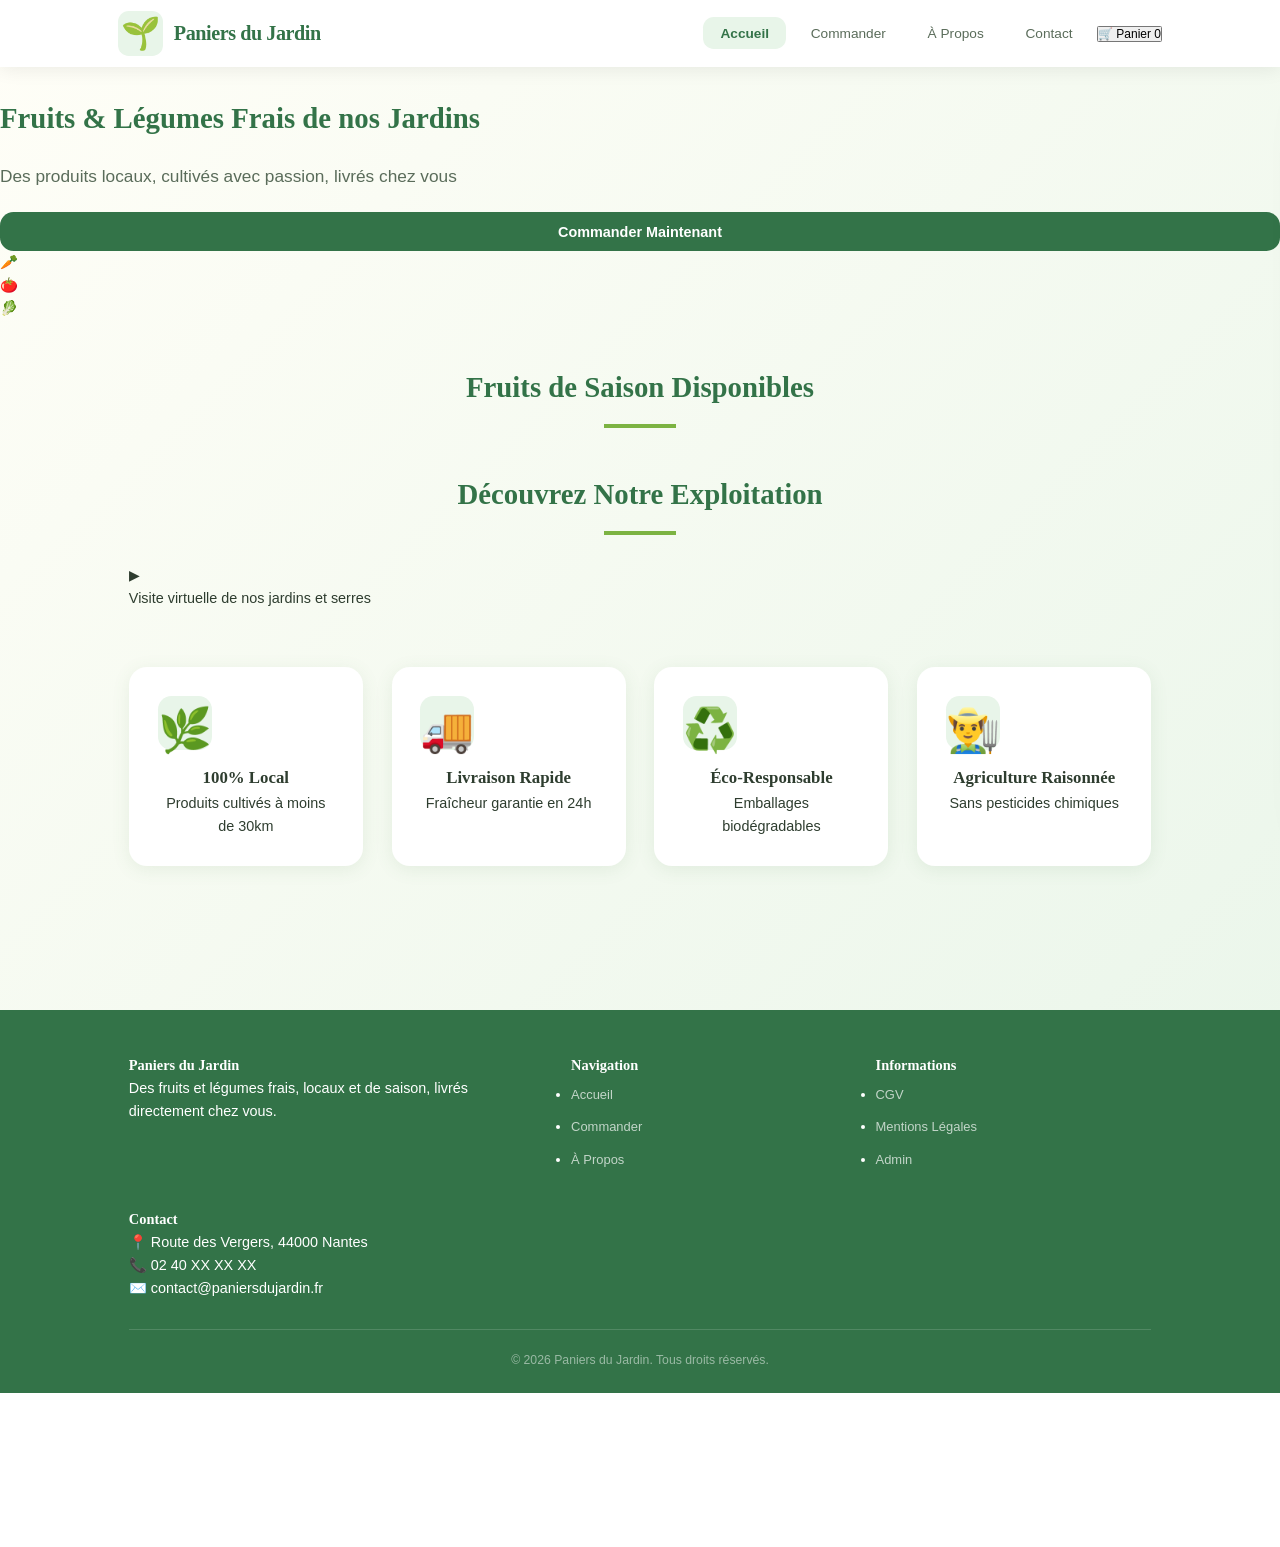
<file: Index.html>
<!DOCTYPE html>
<html lang="fr">
<head>
    <meta charset="UTF-8">
    <meta name="viewport" content="width=device-width, initial-scale=1.0">
    <title>Paniers du Jardin - Fruits & Légumes Locaux</title>
    <link rel="stylesheet" href="styles.css">
</head>
<body>
    <!-- Navigation -->
    <nav class="navbar">
        <div class="container">
            <div class="nav-brand">
                <span class="logo">🌱</span>
                <h1>Paniers du Jardin</h1>
            </div>
            <ul class="nav-menu">
                <li><a href="#accueil" class="nav-link active">Accueil</a></li>
                <li><a href="#commander" class="nav-link">Commander</a></li>
                <li><a href="#apropos" class="nav-link">À Propos</a></li>
                <li><a href="#contact" class="nav-link">Contact</a></li>
                <li>
                    <button class="cart-button" onclick="toggleCart()">
                        🛒 Panier <span class="cart-count" id="cartCount">0</span>
                    </button>
                </li>
            </ul>
        </div>
    </nav>

    <!-- Page Accueil -->
    <section id="accueil" class="page active">
        <!-- Hero Section -->
        <div class="hero">
            <div class="hero-content">
                <h2 class="hero-title">Fruits & Légumes Frais de nos Jardins</h2>
                <p class="hero-subtitle">Des produits locaux, cultivés avec passion, livrés chez vous</p>
                <button class="btn-primary" onclick="navigateTo('commander')">Commander Maintenant</button>
            </div>
            <div class="hero-image">
                <div class="floating-veg">🥕</div>
                <div class="floating-veg">🍅</div>
                <div class="floating-veg">🥬</div>
            </div>
        </div>

        <!-- Fruits de Saison -->
        <div class="container">
            <h2 class="section-title">Fruits de Saison Disponibles</h2>
            <div class="seasonal-grid" id="seasonalFruits">
                <!-- Généré dynamiquement -->
            </div>
        </div>

        <!-- Vidéo Présentation -->
        <div class="video-section">
            <div class="container">
                <h2 class="section-title">Découvrez Notre Exploitation</h2>
                <div class="video-container">
                    <div class="video-placeholder">
                        <span class="play-icon">▶</span>
                        <p>Visite virtuelle de nos jardins et serres</p>
                    </div>
                </div>
            </div>
        </div>

        <!-- Avantages -->
        <div class="container">
            <div class="benefits-grid">
                <div class="benefit-card">
                    <span class="benefit-icon">🌿</span>
                    <h3>100% Local</h3>
                    <p>Produits cultivés à moins de 30km</p>
                </div>
                <div class="benefit-card">
                    <span class="benefit-icon">🚚</span>
                    <h3>Livraison Rapide</h3>
                    <p>Fraîcheur garantie en 24h</p>
                </div>
                <div class="benefit-card">
                    <span class="benefit-icon">♻️</span>
                    <h3>Éco-Responsable</h3>
                    <p>Emballages biodégradables</p>
                </div>
                <div class="benefit-card">
                    <span class="benefit-icon">👨‍🌾</span>
                    <h3>Agriculture Raisonnée</h3>
                    <p>Sans pesticides chimiques</p>
                </div>
            </div>
        </div>
    </section>

    <!-- Page Commander -->
    <section id="commander" class="page">
        <div class="container">
            <h2 class="page-title">Choisissez Votre Panier</h2>
            <p class="page-subtitle">Trois tailles adaptées à vos besoins</p>
            
            <div class="baskets-grid" id="basketsGrid">
                <!-- Généré dynamiquement -->
            </div>
        </div>
    </section>

    <!-- Page À Propos -->
    <section id="apropos" class="page">
        <div class="container">
            <h2 class="page-title">À Propos de Nous</h2>
            
            <div class="about-content">
                <div class="about-text">
                    <h3>Notre Histoire</h3>
                    <p>Fondée en 2015, Paniers du Jardin est une entreprise familiale passionnée par l'agriculture locale et durable. Notre mission est de vous faire découvrir les saveurs authentiques des fruits et légumes de saison, cultivés avec respect et passion.</p>
                    
                    <h3>Nos Valeurs</h3>
                    <ul class="values-list">
                        <li><strong>Qualité :</strong> Sélection rigoureuse de nos produits</li>
                        <li><strong>Proximité :</strong> Circuit court et relation directe avec les producteurs</li>
                        <li><strong>Respect :</strong> De l'environnement et des saisons</li>
                        <li><strong>Transparence :</strong> Traçabilité complète de nos produits</li>
                    </ul>

                    <h3>L'Équipe</h3>
                    <p>Une équipe de 8 passionnés : maraîchers, logisticiens et service client, tous dévoués à vous offrir la meilleure expérience possible.</p>
                </div>
                <div class="about-image">
                    <div class="image-placeholder">
                        <span style="font-size: 80px;">🌾</span>
                        <p>Notre équipe au travail</p>
                    </div>
                </div>
            </div>
        </div>
    </section>

    <!-- Page CGV -->
    <section id="cgv" class="page">
        <div class="container legal-content">
            <h2 class="page-title">Conditions Générales de Vente</h2>
            
            <h3>1. Objet</h3>
            <p>Les présentes conditions générales de vente régissent les relations entre Paniers du Jardin et ses clients.</p>
            
            <h3>2. Commandes</h3>
            <p>Toute commande passée sur notre site implique l'acceptation pleine et entière des présentes conditions. La validation de votre commande vaut acceptation de nos CGV.</p>
            
            <h3>3. Prix</h3>
            <p>Les prix sont indiqués en euros TTC. Nous nous réservons le droit de modifier nos prix à tout moment, mais les produits seront facturés sur la base des tarifs en vigueur au moment de la validation de la commande.</p>
            
            <h3>4. Paiement</h3>
            <p>Le paiement s'effectue en ligne de manière sécurisée par carte bancaire. La commande est enregistrée après validation du paiement.</p>
            
            <h3>5. Livraison</h3>
            <p>Les livraisons sont effectuées dans un rayon de 30km autour de notre exploitation. Délai de livraison : 24 à 48h après validation de la commande.</p>
            
            <h3>6. Droit de rétractation</h3>
            <p>Conformément à l'article L221-28 du Code de la consommation, le droit de rétractation ne peut être exercé pour les denrées périssables.</p>
            
            <h3>7. Fraîcheur et qualité</h3>
            <p>Nous garantissons la fraîcheur de nos produits. En cas de problème, contactez-nous dans les 24h suivant la réception.</p>
            
            <h3>8. Données personnelles</h3>
            <p>Vos données sont traitées conformément au RGPD. Vous disposez d'un droit d'accès, de modification et de suppression.</p>
        </div>
    </section>

    <!-- Page Mentions Légales -->
    <section id="mentions" class="page">
        <div class="container legal-content">
            <h2 class="page-title">Mentions Légales</h2>
            
            <h3>Éditeur du site</h3>
            <p>
                <strong>Paniers du Jardin</strong><br>
                SARL au capital de 10 000€<br>
                RCS : 123 456 789<br>
                Siège social : Route des Vergers, 44000 Nantes<br>
                Téléphone : 02 40 XX XX XX<br>
                Email : contact@paniersdujardin.fr
            </p>
            
            <h3>Directeur de publication</h3>
            <p>Jean Dupont, Gérant</p>
            
            <h3>Hébergement</h3>
            <p>
                Ce site est hébergé par :<br>
                <strong>Hébergeur Web SAS</strong><br>
                123 Avenue de l'Internet<br>
                75001 Paris<br>
                Téléphone : 01 XX XX XX XX
            </p>
            
            <h3>Propriété intellectuelle</h3>
            <p>L'ensemble du contenu de ce site (textes, images, vidéos) est la propriété exclusive de Paniers du Jardin. Toute reproduction est interdite sans autorisation préalable.</p>
            
            <h3>Cookies</h3>
            <p>Ce site utilise des cookies pour améliorer votre expérience de navigation et réaliser des statistiques de visite.</p>
            
            <h3>Protection des données</h3>
            <p>Conformément à la loi Informatique et Libertés et au RGPD, vous disposez d'un droit d'accès, de rectification et de suppression de vos données personnelles.</p>
        </div>
    </section>

    <!-- Page Admin (secrète) -->
    <section id="admin" class="page">
        <div class="container">
            <div class="admin-login" id="adminLogin">
                <h2 class="page-title">Administration</h2>
                <div class="login-form">
                    <input type="password" id="adminPassword" placeholder="Mot de passe" class="input-field">
                    <button onclick="adminLogin()" class="btn-primary">Connexion</button>
                </div>
            </div>

            <div class="admin-panel" id="adminPanel" style="display: none;">
                <h2 class="page-title">Panneau d'Administration</h2>
                
                <div class="admin-section">
                    <h3>Gestion des Stocks</h3>
                    <div class="stock-management" id="stockManagement">
                        <!-- Généré dynamiquement -->
                    </div>
                </div>

                <div class="admin-section">
                    <h3>Promotions Actives</h3>
                    <div class="promotions-management" id="promotionsManagement">
                        <div class="promo-form">
                            <select id="promoBasket" class="input-field">
                                <option value="petit">Panier Petit</option>
                                <option value="moyen">Panier Moyen</option>
                                <option value="grand">Panier Grand</option>
                            </select>
                            <input type="number" id="promoDiscount" placeholder="Réduction %" class="input-field" min="0" max="100">
                            <button onclick="addPromotion()" class="btn-primary">Ajouter Promotion</button>
                        </div>
                        <div id="promoList"></div>
                    </div>
                </div>

                <div class="admin-section">
                    <h3>Commandes Récentes</h3>
                    <div class="orders-list" id="ordersList">
                        <p class="text-muted">Aucune commande pour le moment</p>
                    </div>
                </div>

                <button onclick="adminLogout()" class="btn-secondary">Déconnexion</button>
            </div>
        </div>
    </section>

    <!-- Panier Sidebar -->
    <div class="cart-sidebar" id="cartSidebar">
        <div class="cart-header">
            <h3>Votre Panier</h3>
            <button onclick="toggleCart()" class="close-cart">✕</button>
        </div>
        <div class="cart-items" id="cartItems">
            <p class="empty-cart">Votre panier est vide</p>
        </div>
        <div class="cart-footer">
            <div class="cart-total">
                <span>Total:</span>
                <span class="total-price" id="totalPrice">0,00 €</span>
            </div>
            <button onclick="checkout()" class="btn-primary btn-block">Commander</button>
        </div>
    </div>

    <div class="cart-overlay" id="cartOverlay" onclick="toggleCart()"></div>

    <!-- Modal de Paiement -->
    <div class="modal" id="paymentModal">
        <div class="modal-content">
            <div class="modal-header">
                <h3>Finaliser la Commande</h3>
                <button onclick="closePaymentModal()" class="close-modal">✕</button>
            </div>
            <div class="modal-body">
                <form id="paymentForm">
                    <h4>Informations de Livraison</h4>
                    <input type="text" placeholder="Nom complet" class="input-field" required>
                    <input type="email" placeholder="Email" class="input-field" required>
                    <input type="tel" placeholder="Téléphone" class="input-field" required>
                    <input type="text" placeholder="Adresse" class="input-field" required>
                    <input type="text" placeholder="Code postal" class="input-field" required>
                    <input type="text" placeholder="Ville" class="input-field" required>

                    <h4>Paiement Sécurisé</h4>
                    <input type="text" placeholder="Numéro de carte" class="input-field" maxlength="16" required>
                    <div class="input-row">
                        <input type="text" placeholder="MM/AA" class="input-field" maxlength="5" required>
                        <input type="text" placeholder="CVV" class="input-field" maxlength="3" required>
                    </div>

                    <div class="order-summary">
                        <h4>Récapitulatif</h4>
                        <div id="orderSummary"></div>
                        <div class="summary-total">
                            <strong>Total à payer:</strong>
                            <strong id="finalTotal">0,00 €</strong>
                        </div>
                    </div>

                    <button type="submit" class="btn-primary btn-block">Payer Maintenant</button>
                </form>
            </div>
        </div>
    </div>

    <!-- Footer -->
    <footer class="footer">
        <div class="container">
            <div class="footer-grid">
                <div class="footer-section">
                    <h4>Paniers du Jardin</h4>
                    <p>Des fruits et légumes frais, locaux et de saison, livrés directement chez vous.</p>
                </div>
                <div class="footer-section">
                    <h4>Navigation</h4>
                    <ul>
                        <li><a href="#accueil" onclick="navigateTo('accueil')">Accueil</a></li>
                        <li><a href="#commander" onclick="navigateTo('commander')">Commander</a></li>
                        <li><a href="#apropos" onclick="navigateTo('apropos')">À Propos</a></li>
                    </ul>
                </div>
                <div class="footer-section">
                    <h4>Informations</h4>
                    <ul>
                        <li><a href="#cgv" onclick="navigateTo('cgv')">CGV</a></li>
                        <li><a href="#mentions" onclick="navigateTo('mentions')">Mentions Légales</a></li>
                        <li><a href="#admin" onclick="navigateTo('admin')">Admin</a></li>
                    </ul>
                </div>
                <div class="footer-section">
                    <h4>Contact</h4>
                    <p>📍 Route des Vergers, 44000 Nantes</p>
                    <p>📞 02 40 XX XX XX</p>
                    <p>✉️ contact@paniersdujardin.fr</p>
                </div>
            </div>
            <div class="footer-bottom">
                <p>&copy; 2026 Paniers du Jardin. Tous droits réservés.</p>
            </div>
        </div>
    </footer>

    <script src="script.js"></script>
</body>
</html>
</file>
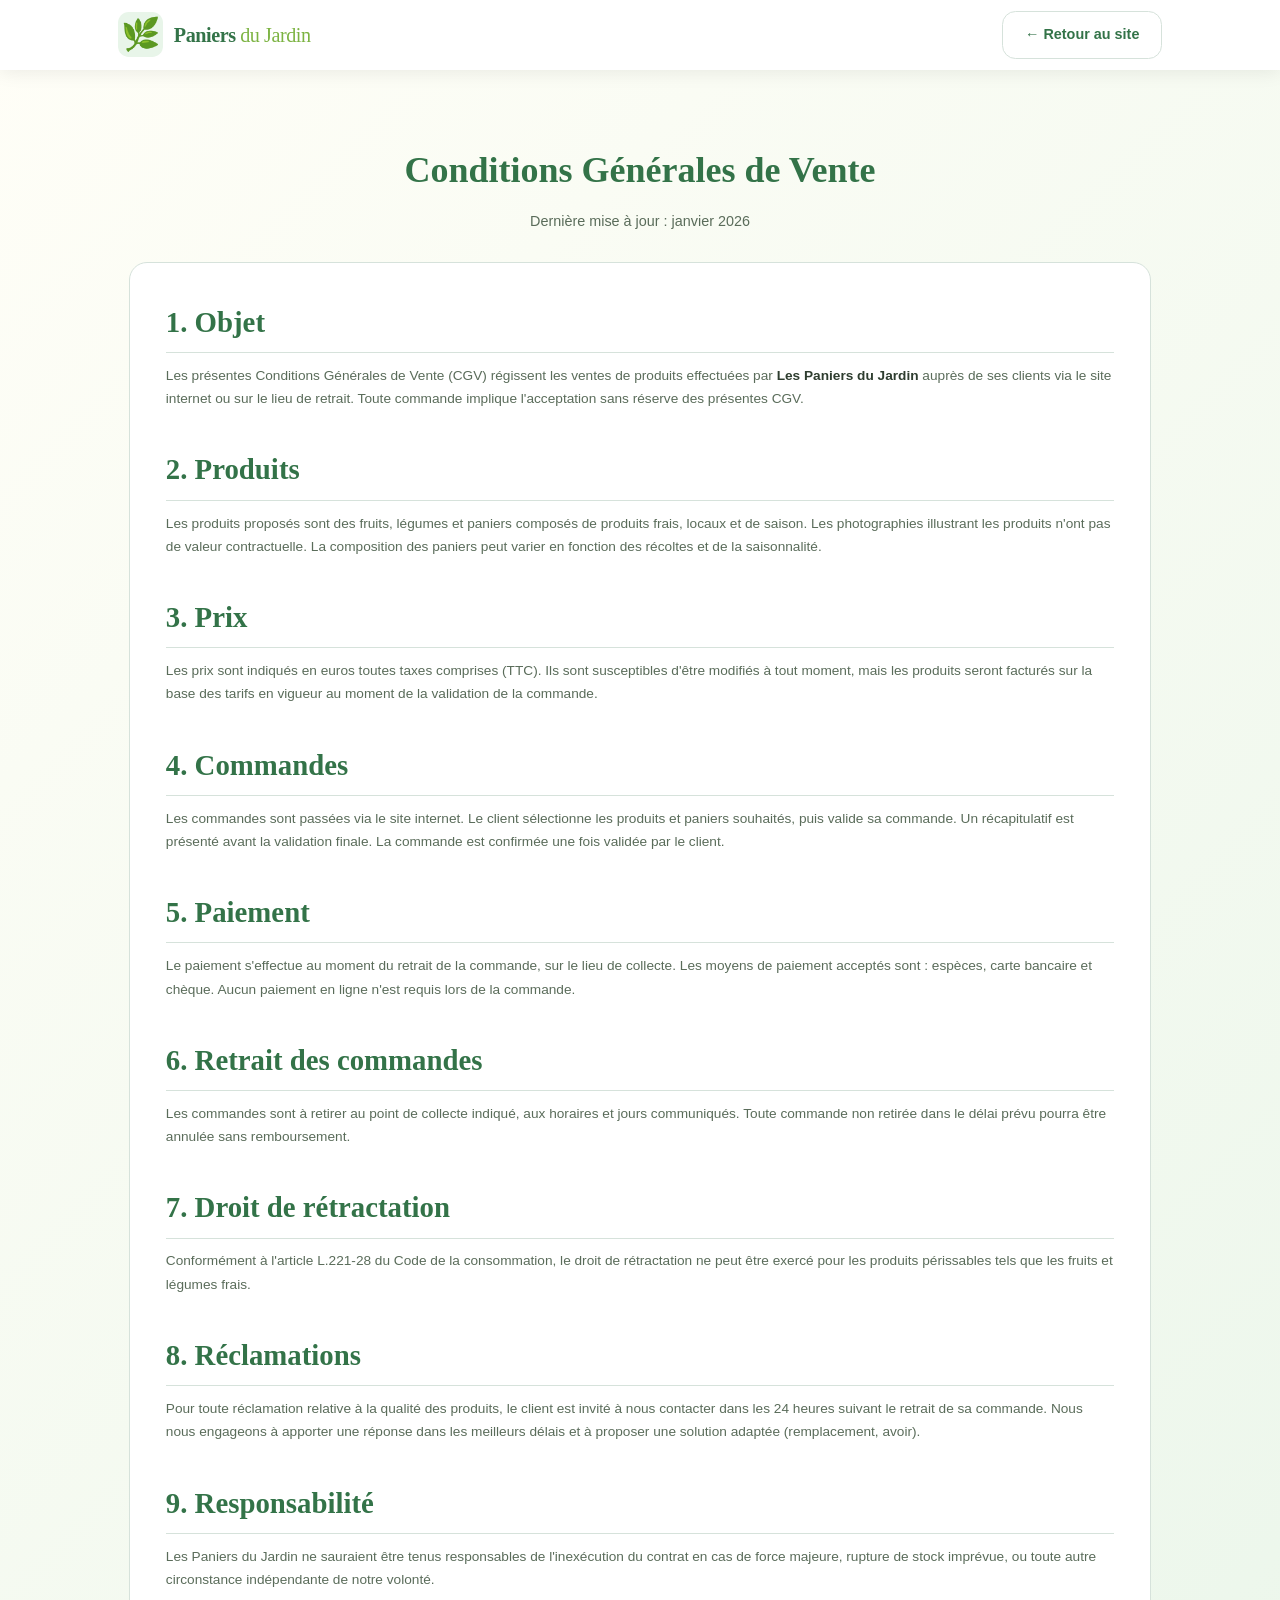
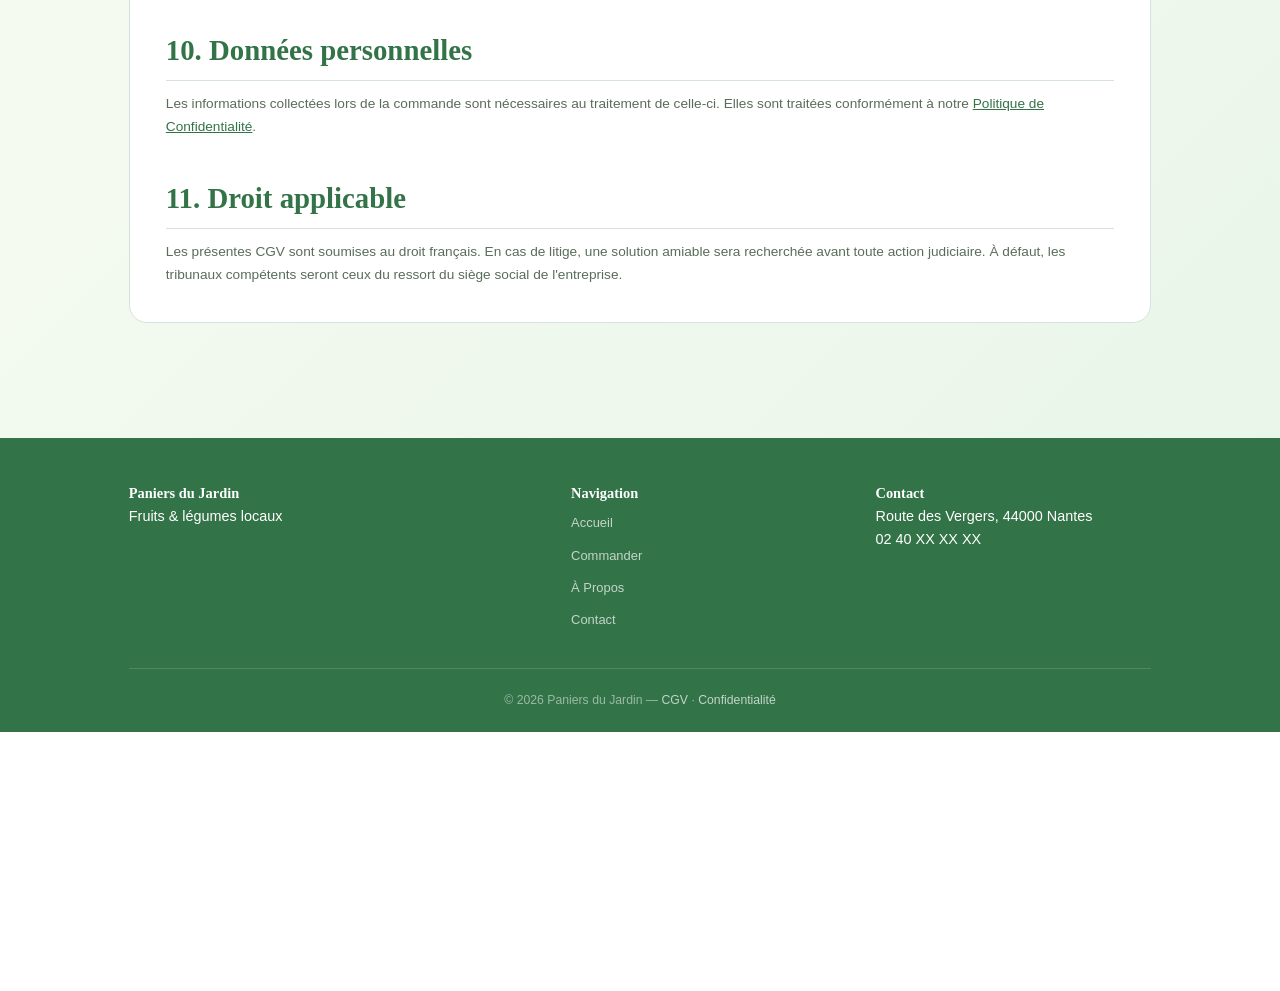
<file: cgv.html>
<!DOCTYPE html>
<html lang="fr">
<head>
    <meta charset="UTF-8">
    <meta name="viewport" content="width=device-width, initial-scale=1.0">
    <title>Conditions Générales de Vente - Paniers du Jardin</title>
    <link rel="stylesheet" href="styles.css">
</head>
<body>
    <nav class="navbar">
        <div class="container">
            <a href="index.html" class="nav-brand" style="text-decoration:none;">
                <div class="logo">🌿</div>
                <h1>Paniers <span>du Jardin</span></h1>
            </a>
            <a href="index.html" class="btn-secondary" style="text-decoration:none;">← Retour au site</a>
        </div>
    </nav>

    <main class="legal-page">
        <div class="container">
            <div class="legal-hero">
                <h1 class="legal-hero-title">Conditions Générales de Vente</h1>
                <p class="legal-hero-subtitle">Dernière mise à jour : janvier 2026</p>
            </div>

            <div class="legal-content-wrapper">
                <div class="legal-content">

                    <section class="legal-section">
                        <h2>1. Objet</h2>
                        <p>Les présentes Conditions Générales de Vente (CGV) régissent les ventes de produits effectuées par <strong>Les Paniers du Jardin</strong> auprès de ses clients via le site internet ou sur le lieu de retrait. Toute commande implique l'acceptation sans réserve des présentes CGV.</p>
                    </section>

                    <section class="legal-section">
                        <h2>2. Produits</h2>
                        <p>Les produits proposés sont des fruits, légumes et paniers composés de produits frais, locaux et de saison. Les photographies illustrant les produits n'ont pas de valeur contractuelle. La composition des paniers peut varier en fonction des récoltes et de la saisonnalité.</p>
                    </section>

                    <section class="legal-section">
                        <h2>3. Prix</h2>
                        <p>Les prix sont indiqués en euros toutes taxes comprises (TTC). Ils sont susceptibles d'être modifiés à tout moment, mais les produits seront facturés sur la base des tarifs en vigueur au moment de la validation de la commande.</p>
                    </section>

                    <section class="legal-section">
                        <h2>4. Commandes</h2>
                        <p>Les commandes sont passées via le site internet. Le client sélectionne les produits et paniers souhaités, puis valide sa commande. Un récapitulatif est présenté avant la validation finale. La commande est confirmée une fois validée par le client.</p>
                    </section>

                    <section class="legal-section">
                        <h2>5. Paiement</h2>
                        <p>Le paiement s'effectue au moment du retrait de la commande, sur le lieu de collecte. Les moyens de paiement acceptés sont : espèces, carte bancaire et chèque. Aucun paiement en ligne n'est requis lors de la commande.</p>
                    </section>

                    <section class="legal-section">
                        <h2>6. Retrait des commandes</h2>
                        <p>Les commandes sont à retirer au point de collecte indiqué, aux horaires et jours communiqués. Toute commande non retirée dans le délai prévu pourra être annulée sans remboursement.</p>
                    </section>

                    <section class="legal-section">
                        <h2>7. Droit de rétractation</h2>
                        <p>Conformément à l'article L.221-28 du Code de la consommation, le droit de rétractation ne peut être exercé pour les produits périssables tels que les fruits et légumes frais.</p>
                    </section>

                    <section class="legal-section">
                        <h2>8. Réclamations</h2>
                        <p>Pour toute réclamation relative à la qualité des produits, le client est invité à nous contacter dans les 24 heures suivant le retrait de sa commande. Nous nous engageons à apporter une réponse dans les meilleurs délais et à proposer une solution adaptée (remplacement, avoir).</p>
                    </section>

                    <section class="legal-section">
                        <h2>9. Responsabilité</h2>
                        <p>Les Paniers du Jardin ne sauraient être tenus responsables de l'inexécution du contrat en cas de force majeure, rupture de stock imprévue, ou toute autre circonstance indépendante de notre volonté.</p>
                    </section>

                    <section class="legal-section">
                        <h2>10. Données personnelles</h2>
                        <p>Les informations collectées lors de la commande sont nécessaires au traitement de celle-ci. Elles sont traitées conformément à notre <a href="politique-confidentialite.html">Politique de Confidentialité</a>.</p>
                    </section>

                    <section class="legal-section">
                        <h2>11. Droit applicable</h2>
                        <p>Les présentes CGV sont soumises au droit français. En cas de litige, une solution amiable sera recherchée avant toute action judiciaire. À défaut, les tribunaux compétents seront ceux du ressort du siège social de l'entreprise.</p>
                    </section>

                </div>
            </div>
        </div>
    </main>

    <footer class="footer">
        <div class="container">
            <div class="footer-grid">
                <div><h4>Paniers du Jardin</h4><p>Fruits & légumes locaux</p></div>
                <div>
                    <h4>Navigation</h4>
                    <a href="index.html#accueil">Accueil</a>
                    <a href="index.html#commander">Commander</a>
                    <a href="index.html#apropos">À Propos</a>
                    <a href="index.html#contact">Contact</a>
                </div>
                <div><h4>Contact</h4><p>Route des Vergers, 44000 Nantes</p><p>02 40 XX XX XX</p></div>
            </div>
            <p class="footer-bottom">© 2026 Paniers du Jardin — <a href="cgv.html">CGV</a> · <a href="politique-confidentialite.html">Confidentialité</a></p>
        </div>
    </footer>
</body>
</html>
</file>
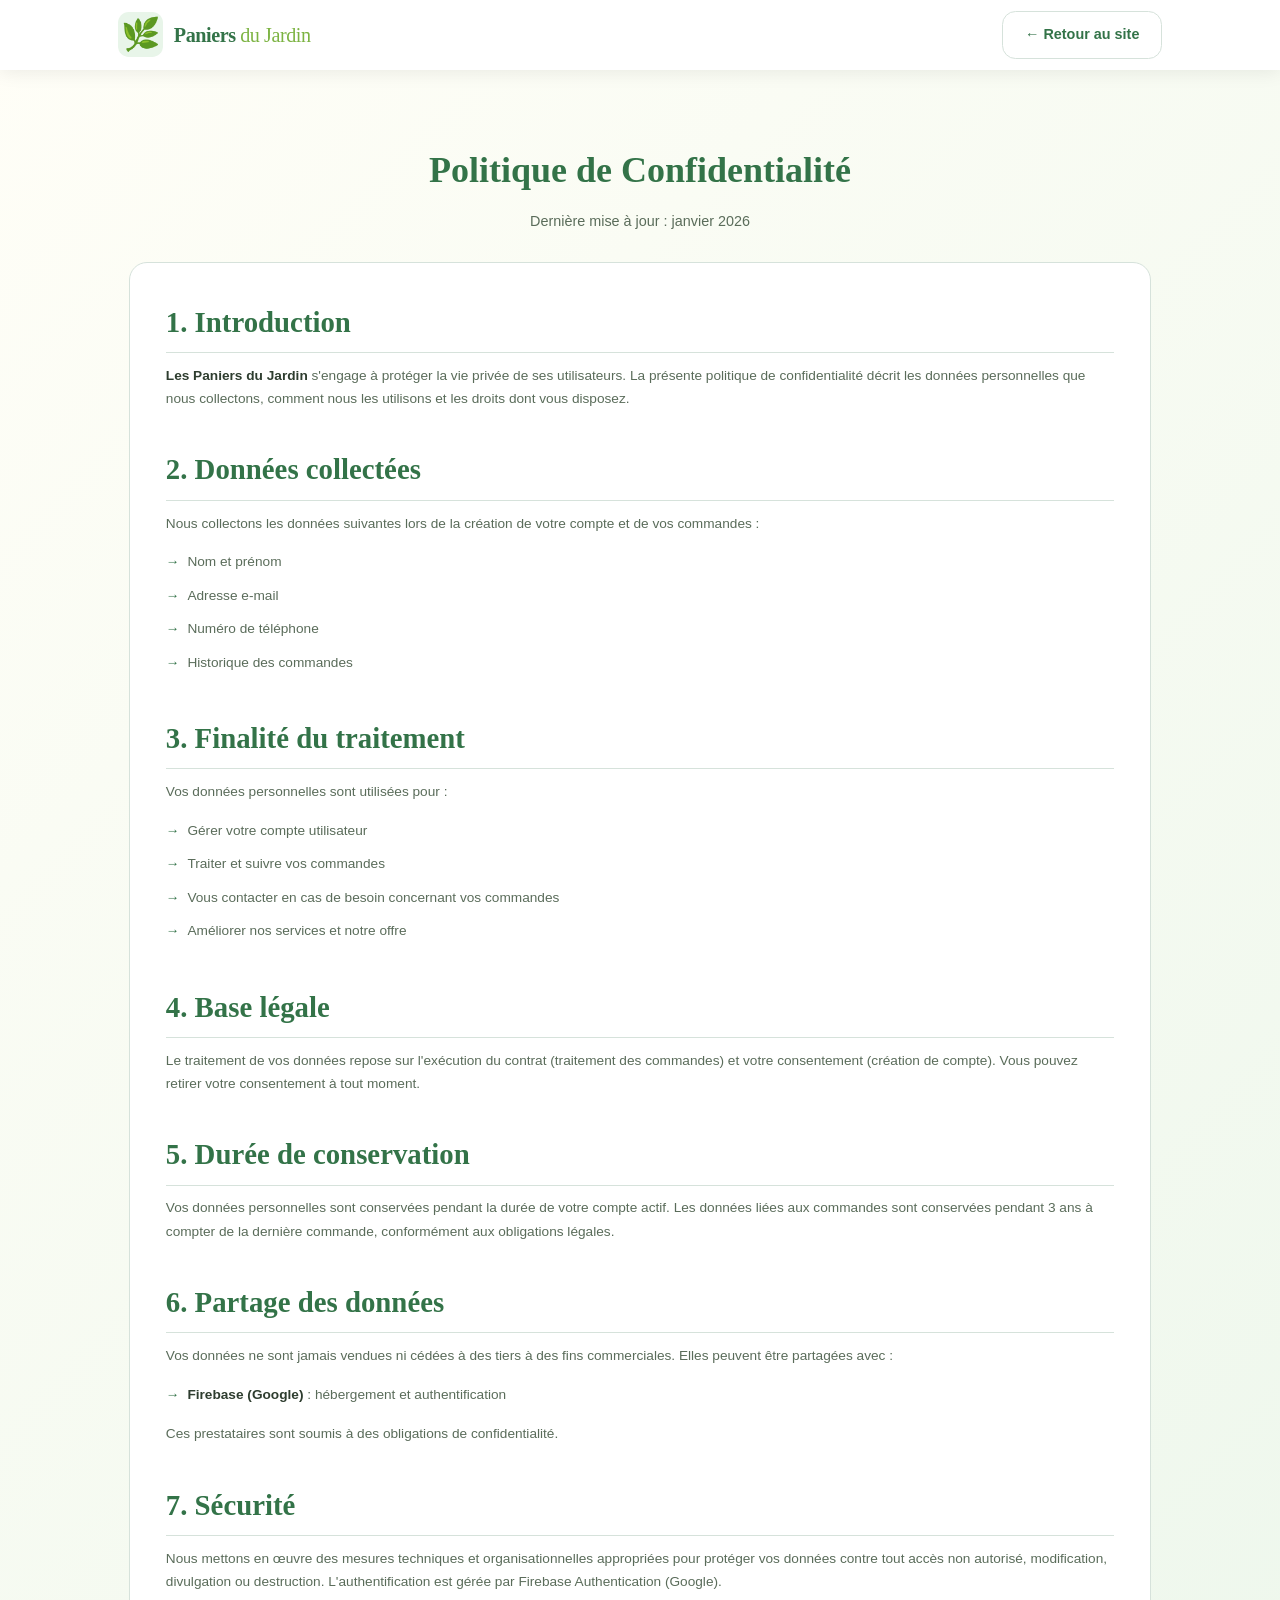
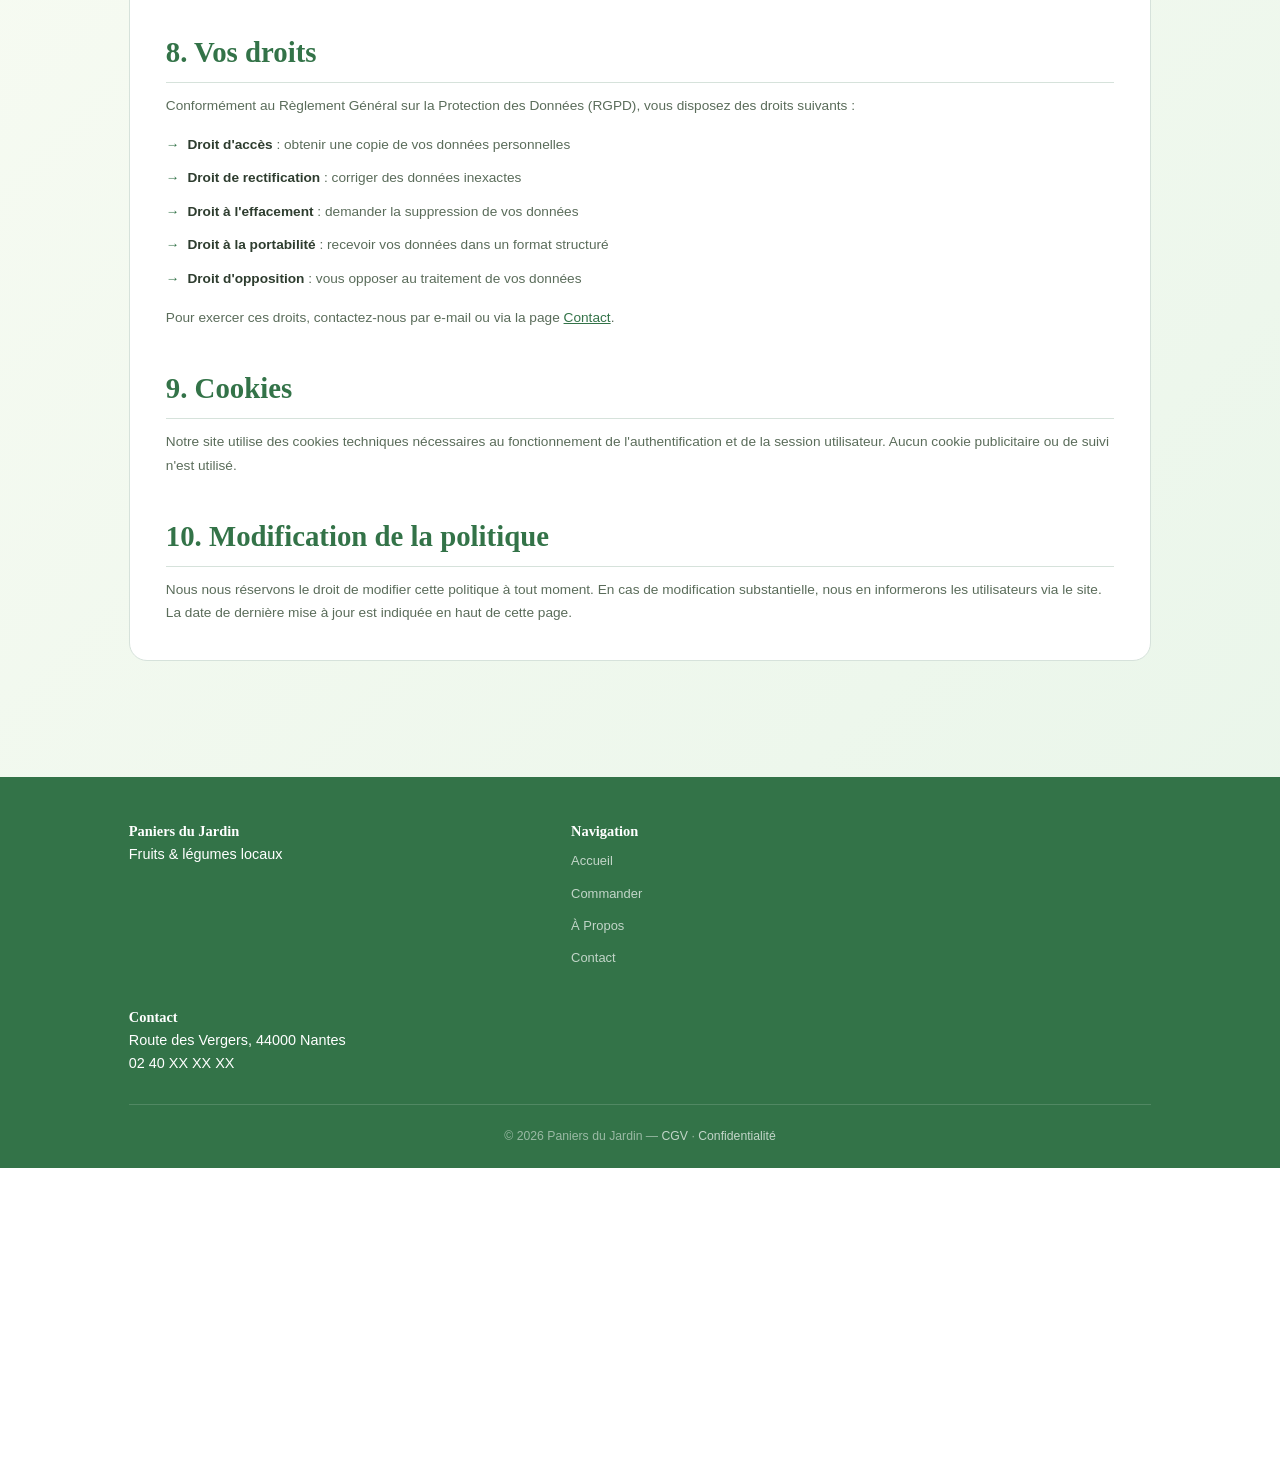
<file: politique-confidentialite.html>
<!DOCTYPE html>
<html lang="fr">
<head>
    <meta charset="UTF-8">
    <meta name="viewport" content="width=device-width, initial-scale=1.0">
    <title>Politique de Confidentialité - Paniers du Jardin</title>
    <link rel="stylesheet" href="styles.css">
</head>
<body>
    <nav class="navbar">
        <div class="container">
            <a href="index.html" class="nav-brand" style="text-decoration:none;">
                <div class="logo">🌿</div>
                <h1>Paniers <span>du Jardin</span></h1>
            </a>
            <a href="index.html" class="btn-secondary" style="text-decoration:none;">← Retour au site</a>
        </div>
    </nav>

    <main class="legal-page">
        <div class="container">
            <div class="legal-hero">
                <h1 class="legal-hero-title">Politique de Confidentialité</h1>
                <p class="legal-hero-subtitle">Dernière mise à jour : janvier 2026</p>
            </div>

            <div class="legal-content-wrapper">
                <div class="legal-content">

                    <section class="legal-section">
                        <h2>1. Introduction</h2>
                        <p><strong>Les Paniers du Jardin</strong> s'engage à protéger la vie privée de ses utilisateurs. La présente politique de confidentialité décrit les données personnelles que nous collectons, comment nous les utilisons et les droits dont vous disposez.</p>
                    </section>

                    <section class="legal-section">
                        <h2>2. Données collectées</h2>
                        <p>Nous collectons les données suivantes lors de la création de votre compte et de vos commandes :</p>
                        <ul>
                            <li>Nom et prénom</li>
                            <li>Adresse e-mail</li>
                            <li>Numéro de téléphone</li>
                            <li>Historique des commandes</li>
                        </ul>
                    </section>

                    <section class="legal-section">
                        <h2>3. Finalité du traitement</h2>
                        <p>Vos données personnelles sont utilisées pour :</p>
                        <ul>
                            <li>Gérer votre compte utilisateur</li>
                            <li>Traiter et suivre vos commandes</li>
                            <li>Vous contacter en cas de besoin concernant vos commandes</li>
                            <li>Améliorer nos services et notre offre</li>
                        </ul>
                    </section>

                    <section class="legal-section">
                        <h2>4. Base légale</h2>
                        <p>Le traitement de vos données repose sur l'exécution du contrat (traitement des commandes) et votre consentement (création de compte). Vous pouvez retirer votre consentement à tout moment.</p>
                    </section>

                    <section class="legal-section">
                        <h2>5. Durée de conservation</h2>
                        <p>Vos données personnelles sont conservées pendant la durée de votre compte actif. Les données liées aux commandes sont conservées pendant 3 ans à compter de la dernière commande, conformément aux obligations légales.</p>
                    </section>

                    <section class="legal-section">
                        <h2>6. Partage des données</h2>
                        <p>Vos données ne sont jamais vendues ni cédées à des tiers à des fins commerciales. Elles peuvent être partagées avec :</p>
                        <ul>
                            <li><strong>Firebase (Google)</strong> : hébergement et authentification</li>
                        </ul>
                        <p>Ces prestataires sont soumis à des obligations de confidentialité.</p>
                    </section>

                    <section class="legal-section">
                        <h2>7. Sécurité</h2>
                        <p>Nous mettons en œuvre des mesures techniques et organisationnelles appropriées pour protéger vos données contre tout accès non autorisé, modification, divulgation ou destruction. L'authentification est gérée par Firebase Authentication (Google).</p>
                    </section>

                    <section class="legal-section">
                        <h2>8. Vos droits</h2>
                        <p>Conformément au Règlement Général sur la Protection des Données (RGPD), vous disposez des droits suivants :</p>
                        <ul>
                            <li><strong>Droit d'accès</strong> : obtenir une copie de vos données personnelles</li>
                            <li><strong>Droit de rectification</strong> : corriger des données inexactes</li>
                            <li><strong>Droit à l'effacement</strong> : demander la suppression de vos données</li>
                            <li><strong>Droit à la portabilité</strong> : recevoir vos données dans un format structuré</li>
                            <li><strong>Droit d'opposition</strong> : vous opposer au traitement de vos données</li>
                        </ul>
                        <p>Pour exercer ces droits, contactez-nous par e-mail ou via la page <a href="index.html#contact">Contact</a>.</p>
                    </section>

                    <section class="legal-section">
                        <h2>9. Cookies</h2>
                        <p>Notre site utilise des cookies techniques nécessaires au fonctionnement de l'authentification et de la session utilisateur. Aucun cookie publicitaire ou de suivi n'est utilisé.</p>
                    </section>

                    <section class="legal-section">
                        <h2>10. Modification de la politique</h2>
                        <p>Nous nous réservons le droit de modifier cette politique à tout moment. En cas de modification substantielle, nous en informerons les utilisateurs via le site. La date de dernière mise à jour est indiquée en haut de cette page.</p>
                    </section>

                </div>
            </div>
        </div>
    </main>

    <footer class="footer">
        <div class="container">
            <div class="footer-grid">
                <div><h4>Paniers du Jardin</h4><p>Fruits & légumes locaux</p></div>
                <div>
                    <h4>Navigation</h4>
                    <a href="index.html#accueil">Accueil</a>
                    <a href="index.html#commander">Commander</a>
                    <a href="index.html#apropos">À Propos</a>
                    <a href="index.html#contact">Contact</a>
                </div>
                <div>
                </div>
                <div><h4>Contact</h4><p>Route des Vergers, 44000 Nantes</p><p>02 40 XX XX XX</p></div>
            </div>
            <p class="footer-bottom">© 2026 Paniers du Jardin — <a href="cgv.html">CGV</a> · <a href="politique-confidentialite.html">Confidentialité</a></p>
        </div>
    </footer>
</body>
</html>
</file>
<file: styles.css>
:root {

/*Hiver
    --primary: #0eaaa5;
    --primaryhover: #0fa4ac;
    --light: #0fccc6;
    --pale: #e8f3f5;
    --cream: #fffef7;
    --text: #2e3d2f;
    --gray: #5a6c5a;
    --border: #d4e5d4;
    --shadow: rgba(74,124,78,0.1);
    --orange: #ff8f3c;
*/

/*Printemp*/
    --primary: #337348;
    --primaryhover: #549359;
    --light: #7cb342;
    --pale: #e8f5e9;
    --cream: #fffef7;
    --text: #2e3d2f;
    --gray: #5a6c5a;
    --gray2: #869b86;
    --gray3: #c7d6c7;
    --gray4: #e7efe7;
    --gray5: #f3f4f6;
    --border: #d6e2db;
    --shadow: rgba(74,124,78,0.1);
    --orange: #ff8f3c;

/*Eté
    --primary: #c9a429;
    --primaryhover: #0fa4ac;
    --light: #d4ca3c;
    --pale: #f0f5e8;
    --cream: #fffef7;
    --text: #2e3d2f;
    --gray: #5a6c5a;
    --border: #d4e5d4;
    --shadow: rgba(74,124,78,0.1);
    --orange: #ff8f3c;
*/

/*Automne
    --primary: #ca554d;
    --primaryhover: #549359;
    --light: #f1532f;
    --pale: #f5ebe8;
    --cream: #fffef7;
    --text: #2e3d2f;
    --gray: #5a6c5a;
    --border: #d4e5d4;
    --shadow: rgba(74,124,78,0.1);
    --orange: #ff8f3c;
*/


}



* {
    margin: 0;
    padding: 0;
    box-sizing: border-box;
    -webkit-tap-highlight-color: transparent;
}

body {
    font-family: 'Inter', 'Segoe UI', Tahoma, Geneva, Verdana, sans-serif;
    background: linear-gradient(135deg, var(--cream), var(--pale));
    color: var(--text);
    line-height: 1.6;
}

h1, h2, h3, h4, h5, h6 {
    font-family: 'Fraunces', 'Segoe UI', Tahoma, Geneva, Verdana, serif;
}


body.loaded {
    opacity: 1;
}

body:not(.loaded) {
    overflow: hidden;
}

#pageLoader {
    position: fixed;
    inset: 0;
    z-index: 9999;
    display: flex;
    flex-direction: column;
    align-items: center;
    justify-content: center;
    gap: 1.5rem;
    overflow: hidden;
    background: var(--primary);
    transition: opacity 0.7s ease;
}

.pageloader-logo {
    width: 120px;
    height: auto;
}

#pageLoader.hidden {
    opacity: 0;
    pointer-events: none;
}


body.loaded #pageLoader {
    opacity: 0;
    pointer-events: none;
}

.loader-spinner {
    z-index: 9999;
    width: 40px;
    height: 40px;
    border: 3px solid rgba(255, 255, 255, 0.35);
    border-top-color: white;
    border-radius: 50%;
    animation: spin 0.8s linear infinite;
}

@keyframes spin {
    to { transform: rotate(360deg); }
}

#commander  {
    min-height: 900px;
    height: 100vh;
}


#commander::before {
    content: '';
    position: fixed;
    inset: 0;
    z-index: -1;
    pointer-events: none;
    background-image:
        linear-gradient(to right, var(--border) 1px, transparent 1px),
        linear-gradient(to bottom, var(--border) 1px, transparent 1px);
    background-size: 20px 20px;
    -webkit-mask-image:
        repeating-linear-gradient(to right, black 0px, black 3px, transparent 3px, transparent 8px),
        repeating-linear-gradient(to bottom, black 0px, black 3px, transparent 3px, transparent 8px),
        radial-gradient(ellipse 70% 60% at 50% 0%, #000 60%, transparent 100%);
    mask-image:
        repeating-linear-gradient(to right, black 0px, black 3px, transparent 3px, transparent 8px),
        repeating-linear-gradient(to bottom, black 0px, black 3px, transparent 3px, transparent 8px),
        radial-gradient(ellipse 70% 60% at 50% 0%, #000 60%, transparent 100%);
    -webkit-mask-composite: source-in;
    mask-composite: intersect;
}



.container {
    max-width: 1200px;
    margin: 0 auto;
    padding: 0 2rem;
}




.btn-danger {
    background: #e57373;
    color: white;
    border: none;
    padding: 0.75rem 1.5rem;
    border-radius: 10px;
    font-weight: 600;
    cursor: pointer;
    transition: background 0.2s;
}

.btn-danger:hover {
    background: #ef5350;
}


/* ===== NAVIGATION ===== */
.navbar {
    background: white;
    position: sticky;
    top: 0;
    z-index: 1000;
    box-shadow: 0 2px 20px rgba(0,0,0,0.08);
    max-height: 200px;
    overflow: hidden;
    transition: max-height 0.3s ease, box-shadow 0.3s ease;
}

.navbar.navbar-collapsed {
    max-height: 0;
    box-shadow: none;
}

.navbar .container {
    display: flex;
    justify-content: space-between;
    align-items: center;
    padding: 0.75rem 20px;
    max-width: 1200px;
    margin: 0 auto;
}

.nav-brand {
    display: flex;
    align-items: center;
    gap: 12px;
}

.logo {
    font-size: 2.2rem;
    display: flex;
    align-items: center;
    justify-content: center;
    width: 50px;
    height: 50px;
    background: var(--pale);
    border-radius: 12px;
    animation: pulse 3s ease-in-out infinite;
}

@keyframes pulse {
    0%, 100% { transform: scale(1); }
    50% { transform: scale(1.05); }
}

.nav-brand h1 {
    font-size: 1.4rem;
    font-weight: 700;
    color: var(--primary);
    letter-spacing: -0.5px;
}

.nav-brand h1 span {
    color: var(--light);
    font-weight: 400;
}

.nav-menu {
    display: flex;
    list-style: none;
    gap: 0.5rem;
    align-items: center;
}

.nav-link {
    text-decoration: none;
    color: var(--gray);
    font-weight: 500;
    font-size: 0.95rem;
    padding: 0.6rem 1.2rem;
    border-radius: 12px;
    transition: all 0.2s ease;
}

.nav-link:hover {
    color: var(--primary);
    background: var(--pale);
}

.nav-link.active {
    color: var(--primary);
    background: var(--pale);
    font-weight: 600;
}

.nav-actions {
    display: flex;
    align-items: center;
    gap: 0.75rem;
}

.btn-auth {
    background: var(--primary);
    color: white;
    border: none;
    padding: 0.6rem 1.4rem;
    border-radius: 12px;
    cursor: pointer;
    font-weight: 600;
    font-size: 0.9rem;
    transition: all 0.2s ease;
    display: flex;
    align-items: center;
    gap: 0.5rem;
    transition: all 0.2s ease;
}

.btn-auth:hover {
    background: var(--light);
}







.cart-btn {
    position: relative;
    background: var(--pale);
    color: var(--primary);
    border: none;
    width: 40px;
    height: 40px;
    border-radius: 12px;
    cursor: pointer;
    font-size: 1.3rem;
    transition: all 0.2s ease;
    display: flex;
    align-items: center;
    justify-content: center;
    transition: all 0.3s ease;
}

.cart-btn:hover {
    background: var(--primary);
    color: white;
    transition: all 0.1s ease;
}

.cart-btn:hover .cart-icon {
    fill: white;
    transition: all 0.1s ease;
}

.cart-btn span {
    position: absolute;
    top: -5px;
    right: -5px;
    background: var(--orange);
    color: white;
    font-size: 0.7rem;
    font-weight: 700;
    min-width: 20px;
    height: 20px;
    border-radius: 50%;
    display: flex;
    align-items: center;
    justify-content: center;
}

.cart-btn:hover span {
    transform: scale(1.2);
    transition: all 0.4s ease;
}

/* Cart Items */
.cart-item {
    display: flex;
    align-items: center;
    gap: 1rem;
    padding: 1rem;
    background: #f8f9fa;
    border-radius: 10px;
    margin-bottom: 0.8rem;
}

.cart-item-info {
    flex: 1;
    display: flex;
    flex-direction: column;
    gap: 0.2rem;
}

.cart-item-name {
    font-weight: 600;
    color: var(--dark);
}

.cart-item-details {
    font-size: 0.85rem;
    color: var(--gray);
}

.cart-item-total {
    font-weight: 700;
    color: var(--primary);
    font-size: 1.1rem;
}

.cart-item button {
    width: 28px;
    height: 28px;
    border: none;
    background: #ffebee;
    color: #c62828;
    border-radius: 50%;
    font-size: 1.2rem;
    cursor: pointer;
    display: flex;
    align-items: center;
    justify-content: center;
    transition: all 0.2s ease;
}

.cart-item button:hover {
    background: #c62828;
    color: white;
}










/* ===== USER ORDERS ===== */
.no-orders {
    text-align: center;
    color: var(--gray);
    padding: 3rem;
    font-style: italic;
}

.user-orders-list {
    display: flex;
    flex-direction: column;
    gap: 1rem;
}

.user-order-card {
    background: white;
    border: 2px solid var(--border);
    border-radius: 15px;
    padding: 1.2rem;
    cursor: pointer;
    transition: all 0.3s ease;
}

.user-order-card:hover {
    border-color: var(--primary);
    box-shadow: 0 5px 20px rgba(0,0,0,0.08);
    transform: translateY(-2px);
}

.user-order-header {
    display: flex;
    justify-content: space-between;
    align-items: center;
    margin-bottom: 1rem;
}

.user-order-id {
    font-weight: 700;
    font-size: 1.1rem;
    color: var(--dark);
}

.user-order-status {
    font-size: 0.85rem;
    padding: 0.3rem 0.8rem;
    border-radius: 20px;
    font-weight: 600;
}

.user-order-status.pending {
    background: #ffebee;
    color: #e57373;
}

.user-order-status.treated {
    background: #fff3e0;
    color: #f57c00;
}

.user-order-status.delivered {
    background: #e8f5e9;
    color: #4a7c4e;
}

.user-order-info {
    display: flex;
    gap: 1.5rem;
    margin-bottom: 1rem;
    color: var(--gray);
    font-size: 0.9rem;
}

.user-order-footer {
    display: flex;
    justify-content: space-between;
    align-items: center;
    padding-top: 1rem;
    border-top: 1px solid var(--border);
}

.user-order-total {
    font-size: 1.3rem;
    font-weight: 700;
    color: var(--primary);
}

.user-order-view {
    color: var(--primary);
    font-weight: 500;
    font-size: 0.9rem;
}

/* Order Detail Modal */
.order-detail-header {
    display: flex;
    justify-content: space-between;
    align-items: center;
    margin-bottom: 1.5rem;
}

.order-detail-header h3 {
    margin: 0;
    color: var(--dark);
}

.order-detail-status {
    padding: 0.8rem 1.2rem;
    border-radius: 10px;
    font-weight: 600;
    text-align: center;
    margin-bottom: 1rem;
}

.order-detail-status.pending {
    background: #ffebee;
    color: #e57373;
}

.order-detail-status.treated {
    background: #fff3e0;
    color: #f57c00;
}

.order-detail-status.delivered {
    background: #e8f5e9;
    color: #4a7c4e;
}

.order-detail-date {
    color: var(--gray);
    margin-bottom: 1.5rem;
}

.order-detail-section {
    margin-bottom: 1.5rem;
}

.order-detail-section h4 {
    margin: 0 0 1rem 0;
    color: var(--dark);
    font-size: 1rem;
}

.order-items-list {
    background: #f8f9fa;
    border-radius: 10px;
    padding: 0.5rem;
}

.order-item-row {
    display: flex;
    justify-content: space-between;
    align-items: center;
    padding: 0.8rem;
    border-bottom: 1px solid var(--border);
}

.order-item-row:last-child {
    border-bottom: none;
}

.order-item-name {
    flex: 1;
    font-weight: 500;
}

.order-item-qty {
    color: var(--gray);
    margin: 0 1rem;
    font-size: 0.9rem;
}

.order-item-price {
    font-weight: 600;
    color: var(--primary);
}

.order-detail-total {
    display: flex;
    justify-content: space-between;
    align-items: center;
    padding: 1rem;
    background: var(--primary-light);
    border-radius: 10px;
}

.order-detail-total span {
    font-size: 1.1rem;
    color: var(--dark);
}

.order-detail-total strong {
    font-size: 1.5rem;
    color: var(--primary);
}

@media (max-width: 768px) {
    .user-order-info {
        flex-direction: column;
        gap: 0.5rem;
    }
}








/* Séparateur dans le menu */
.nav-separator {
    width: 1px;
    height: 25px;
    background: var(--border);
    margin: 0 0.5rem;
}

.mobile-toggle {
    display: none;
    flex-direction: column;
    gap: 5px;
    background: none;
    border: none;
    cursor: pointer;
    padding: 0.5rem;
}

.mobile-toggle span {
    width: 25px;
    height: 3px;
    background: var(--primary);
    border-radius: 2px;
    transition: 0.3s;
}









/* Hero & Carousel */
.hero-section {
    display: grid;
    grid-template-columns: 1.2fr 1fr;
    gap: 2rem;
    padding: 3rem 20px;
    max-width: 1200px;
    margin: 0 auto;
}

.carousel {
    position: relative;
    height: 350px;
    border-radius: 20px;
    overflow: hidden;
}

.carousel-track {
    position: relative;
    height: 100%;
}

.carousel-slide {
    position: absolute;
    width: 100%;
    height: 100%;
    background-size: cover;
    background-position: center;
    opacity: 0;
    transition: opacity 0.5s;
}

.carousel-slide.active {
    opacity: 1;
}

.carousel-btn {
    position: absolute;
    top: 50%;
    transform: translateY(-50%);
    background: rgba(255,255,255,0.9);
    border: none;
    width: 50px;
    height: 50px;
    border-radius: 50%;
    font-size: 2rem;
    cursor: pointer;
    z-index: 10;
}

.carousel-dots {
    position: absolute;
    bottom: 20px;
    left: 50%;
    transform: translateX(-50%);
    display: flex;
    gap: 10px;
}

.carousel-dot {
    width: 12px;
    height: 12px;
    border-radius: 50%;
    background: rgba(255,255,255,0.5);
    border: none;
    cursor: pointer;
    transition: 0.3s;
}

.carousel-dot.active {
    background: white;
    width: 30px;
    border-radius: 6px;
}

.hero-content {
    display: flex;
    flex-direction: column;
    justify-content: center;
    gap: 1.5rem;
}

.hero-content h2 {
    font-size: 2.5rem;
    color: var(--primary);
}

.hero-content p {
    font-size: 1.2rem;
    color: var(--gray);
}

/* Buttons */
.btn-primary {
    background: var(--primary);
    color: white;
    border: none;
    padding: 0.8rem 1.5rem;
    border-radius: 15px;
    cursor: pointer;
    font-size: 1rem;
    font-weight: 600;
    transition: 0.3s;
    display: inline-flex;
    align-items: center;
    justify-content: center;
    transition: all 0.2s ease-in-out !important;
}


.btn-primary:hover {
    background: var(--light);
    transition: all 0.1s ease-in-out !important;
}


.btn-secondary {
    background: white;
    color: var(--primary);
    border: 2px solid var(--border);
    padding: 0.8rem 1.5rem;
    border-radius: 15px;
    cursor: pointer;
    transition: 0.3s;
}

.btn-secondary:hover {
    color: white;
    border: 2px solid var(--primary);
    background: var(--primary);
    transition: all 0.1s ease !important;
}


.btn-block { width: 100%; }


/* Pages */
.page {
    display: none;
    min-height: 100vh;
    padding: 2rem 0;
}

.page.active {
    display: block;
    animation: fadeIn 0.5s;
}

@keyframes fadeIn {
    from { opacity: 0; transform: translateY(20px); }
    to { opacity: 1; transform: translateY(0); }
}
.page-title {
    text-align: center;
    font-size: 2.5rem;
    color: var(--primary);
    margin: 2rem 0;
}

.section-title {
    text-align: center;
    font-size: 2rem;
    color: var(--primary);
    margin: 3rem 0 2rem;
}

.section-title::after {
    content: '';
    display: block;
    width: 80px;
    height: 4px;
    background: var(--light);
    margin: 1rem auto;
}





/* ===== NOUVELLE PAGE ACCUEIL ===== */



/* Hero Grid */
.hero-grid {
    display: grid;
    grid-template-columns: 0.9fr 1.1fr;
    gap: 1rem;
    align-items: center;
    padding: 4rem 0;
}

.hero-text {
    padding-right: 2rem;
}

.hero-text h1 {
    font-size: 3rem;
    line-height: 1.2;
    color: var(--text);
    margin-bottom: 1.5rem;
}

.hero-text h1 span {
    color: var(--primary);
}

.hero-text > p {
    font-size: 1.15rem;
    color: var(--gray);
    line-height: 1.7;
    margin-bottom: 2rem;
}

.hero-actions {
    display: flex;
    align-items: center;
    gap: 2rem;
}

.btn-primary-large {
    background: var(--primary);
    color: white;
    border: none;
    padding: 1rem 2rem;
    border-radius: 15px;
    font-size: 1.1rem;
    font-weight: 600;
    cursor: pointer;
    transition: all 0.2s ease;
}

.btn-primary-large:hover {
    background: var(--light);
    transform: translateY(-3px);
    box-shadow: 0 8px 25px rgba(74, 124, 78, 0.3);
}

.hero-stats {
    display: flex;
    gap: 2rem;
}

.hero-stats .stat {
    text-align: center;
}

.hero-stats .stat strong {
    display: block;
    font-size: 1.5rem;
    color: var(--primary);
}

.hero-stats .stat span {
    font-size: 0.85rem;
    color: var(--gray);
}

.hero-carousel-wrapper {
    position: relative;
}

.hero-carousel-wrapper .carousel {
    height: 350px;
    border-radius: 20px;
    box-shadow: 0 20px 60px rgba(0,0,0,0.15);
}









/* Benefits */

.benefits-strip {
    margin-bottom: 4rem;
}

.benefits-grid {
    display: grid;
    grid-template-columns: repeat(auto-fit, minmax(250px, 1fr));
    gap: 2rem;
    margin: 4rem 0;
}

.benefits-row {
        display: grid;
        grid-template-columns: repeat(auto-fit, minmax(250px, 1fr));
        gap: 1rem;
    }

.benefit-card {
    background: white;
    border-radius: 20px;
    padding: 2rem;
    text-align: center;
    box-shadow: 0 4px 20px var(--shadow);
}

.benefit-card span {
    font-size: 3rem;
    display: block;
    margin-bottom: 1rem;
}


.benefit-mini {
    display: flex;
    flex-direction: row;
    background: white;
    border: 2px solid var(--border);
    border-radius: 20px;
    padding: 1.5rem;
    transition: all 0.3s ease;
}

.benefit-mini:hover {
    border-color: var(--light);
    transform: translateY(-5px);
    box-shadow: 0 10px 30px rgba(74, 124, 78, 0.12);
}

.benefit-icon {
    width: 60px;
    min-width: 60px;
    height: 60px;
    background: var(--pale);
    border-radius: 15px;
    display: flex;
    align-items: center;
    justify-content: center;
    color: var(--primary);
    transition: all 0.3s ease;
}

.benefit-mini:hover .benefit-icon {
    background: var(--primary);
    color: white;
}

.benefit-content {
    display: flex;
    flex-direction: column;
    margin-left: 1.2rem;
    justify-content: center;
}

.benefit-content h4 {
    font-size: 1rem;
    color: var(--text);
    margin: 0 0 0.25rem 0;
    font-weight: 700;
}

.benefit-content p {
    color: var(--gray);
    font-size: 0.9rem;
    margin: 0;
}
















/* Section Padding & Intro */
.section-padding {
    padding: 4rem 0;
}

.section-intro {
    text-align: center;
    margin: 2rem;
}

.section-intro h2 {
    font-size: 2rem;
    color: var(--primary);
}

.section-intro p {
    color: var(--gray);
    font-size: 1.05rem;
}

.section-cta {
    text-align: left;
    justify-content: left;
    justify-items: left;
    margin: 2rem;
    gap: 2rem;
}

.section-intro h3 {
    color: var(--primary);
    text-align: left;
}

.section-intro p {
    color: var(--primary);
    text-align: left;
}

.map-container2 {
    background: white;
    border-radius: 20px;
    height: 100%;
    border: solid 2px var(--border);
}


.btn-outline {
    background: transparent;
    color: var(--primary);
    border: 2px solid var(--primary);
    padding: 0.8rem 2rem;
    border-radius: 10px;
    font-size: 1rem;
    font-weight: 600;
    cursor: pointer;
    transition: all 0.2s ease;
}

.btn-outline:hover {
    background: var(--primary);
    color: white;
}








/* ===== HOME BASKETS SECTION ===== */
.home-baskets-section {
    background: none;
    padding: 5rem 0;
}

.section-badge {
    display: inline-block;
    background: var(--primary-light);
    color: var(--primary);
    padding: 0.5rem 1.2rem;
    border-radius: 50px;
    font-size: 0.9rem;
    font-weight: 600;
    margin-bottom: 1rem;
}

.home-baskets-showcase {
    display: grid;
    grid-template-columns: repeat(3, 1fr);
    gap: 1.5rem;
    margin-bottom: 3rem;
}

.home-basket-card {
    background: white;
    border-radius: 20px;
    padding: 2rem;
    position: relative;
    border: 2px solid var(--border);
    transition: all 0.3s ease;
    display: flex;
    flex-direction: column;
}


.home-basket-card:hover {
    border-color: var(--light);
}


.popular-tag {
    position: absolute;
    top: -12px;
    left: 50%;
    transform: translateX(-50%);
    background: linear-gradient(135deg, var(--primary), var(--primary-dark));
    color: white;
    padding: 0.4rem 1rem;
    border-radius: 20px;
    font-size: 0.8rem;
    font-weight: 600;
    white-space: nowrap;
    box-shadow: 0 4px 15px rgba(124,179,66,0.3);
}


.home-basket-header {
    display: flex;
    align-items: center;
    gap: 1rem;
    margin-bottom: 1rem;
    height: fit-content;
}

.home-basket-icon {
    font-size: 2.5rem;
    background: var(--card-accent);
    width: 60px;
    height: 60px;
    display: flex;
    align-items: center;
    justify-content: center;
    border-radius: 15px;
}


.home-basket-title2 h3 {
    font-size: 1.3rem;
    margin: 0;
    padding: 0;
}


.home-basket-title h3 {
    font-size: 1.3rem;
    color: var(--dark);
    margin: 0;
}

.home-basket-persons {
    font-size: 0.85rem;
    color: var(--gray);
    font-weight: 500;
}

.home-basket-desc {
    color: var(--gray);
    font-size: 0.95rem;
    line-height: 1.5;
    margin-bottom: 1.5rem;
    flex-grow: 1;
}

.home-basket-highlights {
    list-style: none;
    padding: 0;
    margin: 0 0 1.5rem 0;
    display: flex;
    flex-wrap: wrap;
    gap: 0.5rem;
}

.home-basket-highlights li {
    background: #f5f5f5;
    padding: 0.4rem 0.8rem;
    border-radius: 8px;
    font-size: 0.85rem;
    color: var(--dark);
    display: flex;
    align-items: center;
    gap: 0.3rem;
}

.home-basket-highlights .check {
    color: var(--primary);
    font-weight: bold;
}

.home-basket-footer {
    display: flex;
    align-items: center;
    justify-content: space-between;
    padding-top: 1.5rem;
    border-top: 1px solid var(--border);
    margin-top: auto;
}

.home-basket-price {
    display: flex;
    width: 100%;
    justify-content: space-between;
    gap: 0.3rem;
}

.home-basket-price2 {
    display: flex;
    width: 100%;
    padding: 1rem 0rem;
    border-top: solid 1px var(--border) ;
    justify-content: space-between;
    gap: 0.3rem;
}

.price-value {
    font-size: 1.8rem;
    font-weight: 700;
    color: var(--primary);
}

.price-period {
    font-size: 0.9rem;
    color: var(--gray);
}

.btn-add-basket {
    background: var(--primary);
    color: white;
    border: none;
    padding: 0.8rem 1.5rem;
    border-radius: 10px;
    font-weight: 600;
    cursor: pointer;
    transition: all 0.3s ease;
}

.btn-add-basket:hover {
    background: var(--primary-dark);
    transform: scale(1.05);
}

.btn-add-basket:disabled {
    background: #ccc;
    cursor: not-allowed;
    transform: none;
}



/* Features Strip */
.baskets-features {
    display: flex;
    justify-content: center;
    gap: 3rem;
    margin-bottom: 2rem;
    flex-wrap: wrap;
}

.basket-feature {
    display: flex;
    align-items: center;
    gap: 0.8rem;
    color: var(--gray);
    font-size: 0.95rem;
}

.feature-icon {
    font-size: 1.5rem;
}

.btn-lg {
    padding: 1rem 2.5rem;
    font-size: 1.1rem;
}

/* Responsive */
@media (max-width: 1024px) {
    .home-baskets-showcase {
        grid-template-columns: repeat(2, 1fr);
    }

}



@media (max-width: 768px) {
    .home-baskets-section {
        padding: 3rem 0;
    }
    
    .home-baskets-showcase {
        grid-template-columns: 1fr;
    }
    
    .baskets-features {
        gap: 1.5rem;
    }
    
    .basket-feature {
        font-size: 0.85rem;
    }
}


/* ===== BASKET ORDER CONTROLS (Page Commander) ===== */
.basket-order-controls {
    display: flex;
    align-items: center;
    justify-content: center;
    gap: 1rem;
    padding: 1rem;
    background: #f8f9fa;
    border-radius: 0 0 18px 18px;
    margin: 0 -2rem -2rem -2rem;
}

.qty-selector-mini {
    display: flex;
    width: fit-content;
    align-items: center;
    gap: 0.5rem;
    background: white;
    padding: 0.4rem 0.6rem;
    border-radius: 10px;
    border: 1px solid var(--border);
}

.qty-selector-mini span {
    min-width: 55px;
    text-align: center;
    font-weight: 600;
    font-size: 1rem;
}

.qty-btn-mini {
    min-width: 34px;
    width: 34px;
    height: 34px;
    border: solid 2px var(--border);
    background: var(--primary-light);
    border-radius: 12px;
    font-size: 1.2rem;
    font-weight: 600;
    cursor: pointer;
    display: flex;
    align-items: center;
    justify-content: center;
    color: var(--primary);
    transition: all 0.05s ease !important;
}

.qty-btn-mini:hover {
    background: var(--primary);
    border: solid 2px var(--primary);
    transition: all 0.1s ease !important;
}


.qty-btn-mini:hover svg {
    fill: white;
}

.basket-order-controls .btn-add-basket {
    padding: 0.7rem 1.5rem;
}

.basket-order-controls .stock-badge {
    position: absolute;
    top: 1rem;
    right: 1rem;
}

@media (max-width: 768px) {
    .basket-order-controls {
        flex-wrap: wrap;
        gap: 0.8rem;
    }
    
    .basket-order-controls .btn-add-basket {
        width: 100%;
        order: 3;
    }
}



/* CTA Box */
.cta-box {
    background: linear-gradient(135deg, var(--primary) 0%, var(--light) 100%);
    border-radius: 20px;
    padding: 3rem;
    display: flex;
    justify-content: space-between;
    align-items: center;
    gap: 2rem;
}

.cta-box-content h3 {
    color: white;
    font-size: 1.8rem;
    margin-bottom: 0.5rem;
}

.cta-box-content p {
    color: rgba(255,255,255,0.9);
    font-size: 1.05rem;
}

.cta-box .btn-primary-large {
    background: white;
    color: var(--primary);
    flex-shrink: 0;
}

.cta-box .btn-primary-large:hover {
    background: var(--cream);
    box-shadow: 0 8px 25px rgba(0,0,0,0.2);
}

/* Responsive */
@media (max-width: 1024px) {
    .hero-grid {
        gap: 2rem;
    }
    
    .hero-text h1 {
        font-size: 2.4rem;
    }
    
    .home-baskets-grid {
        grid-template-columns: repeat(2, 1fr);
    }
}

@media (max-width: 768px) {
    .hero-grid {
        grid-template-columns: 1fr;
        padding: 2rem 0;
        gap: 2rem;
    }
    
    .hero-text {
        padding-right: 0;
        text-align: center;
    }
    
    .hero-text h1 {
        font-size: 2rem;
    }
    
    .hero-text h1 br {
        display: none;
    }
    
    .hero-actions {
        flex-direction: column;
        gap: 1.5rem;
    }
    
    .hero-carousel-wrapper .carousel {
        height: 280px;
    }
    
    .benefits-row {
        display: grid;
        grid-template-columns: 1fr 1fr;
        gap: 1rem;
    }
    
    .home-baskets-grid {
        grid-template-columns: 1fr;
    }
    
    .cta-box {
        flex-direction: column;
        text-align: center;
        padding: 2rem;
    }
    
    .section-padding {
        padding: 3rem 0;
    }
}





/* ============================================================ */

/* ===== SECTION PRODUITS DE SAISON - REDESIGN ===== */

/* ============================================================ */
/* ===== SEASONAL SECTION ===== */
.seasonal-section {
    margin-bottom: 4rem;
}

/* Hero - matching about/contact style */
.seasonal-hero {
    text-align: center;
    padding: 0 0 2rem;
}

.seasonal-hero-title {
    font-size: 2.5rem;
    color: var(--primary);
    margin-bottom: 0.75rem;
}

.seasonal-hero-subtitle {
    font-size: 1.1rem;
    color: var(--gray);
    max-width: 550px;
    margin: 0 auto;
    line-height: 1.6;
}

/* Wrapper card - matching about-story-wrapper / contact-map-wrapper */
.seasonal-wrapper {
    background: white;
    border: 2px solid var(--border);
    border-radius: 20px;
    overflow: hidden;
    margin-bottom: 5px;
}

.seasonal-wrapper h3{
    padding: 2rem 2rem 0rem 2rem;
}

.seasonal-wrapper-header {
    padding: 1.5rem 2rem;
    border-bottom: 1px solid var(--border);
    display: flex;
    align-items: center;
    justify-content: space-between;
    gap: 1.5rem;
    flex-wrap: wrap;
}

.seasonal-wrapper-title {
    font-size: 1.3rem;
    color: var(--primary);
    margin: 0;
    white-space: nowrap;
}

/* Months selector */
.months-selector {
    width: 100%;
    display: flex;
    flex-direction: row;
    gap: 0.4rem;
    background: var(--pale);
    padding: 0.4rem;
    border-radius: 12px;
}

.month-chip {
    width: 100%;
    position: relative;
    background: transparent;
    border: none;
    padding: 0.5rem 0.9rem;
    border-radius: 10px;
    font-size: 0.85rem;
    font-weight: 500;
    color: var(--gray);
    cursor: pointer;
    transition: all 0.4s ease-in-out;
}

.month-chip:hover {
    background: white;
    color: var(--primary);
}

.month-chip.active {
    background: var(--primary);
    color: white;
    font-weight: 600;
    box-shadow: 0 2px 8px rgba(74, 124, 78, 0.3);
}

/* Pin indicator on active month */
.month-chip.active::after {
    content: '';
    position: absolute;
    bottom: -8px;
    left: 50%;
    transform: translateX(-50%);
    width: 0;
    height: 0;
    border-left: 6px solid transparent;
    border-right: 6px solid transparent;
    border-top: 6px solid var(--primary);
}

/* Wrapper body */
.seasonal-wrapper-body {
    padding: 2rem;
}

/* Label du mois actuel */
.current-month-label {
    display: inline-flex;
    align-items: center;
    gap: 0.5rem;
    background: var(--pale);
    padding: 0.6rem 1.1rem;
    border-radius: 50px;
    margin-bottom: 1.5rem;
    font-size: 0.95rem;
    border: 1px solid var(--border);
}

.current-month-label .month-icon {
    font-size: 1.1rem;
}

.current-month-label strong {
    color: var(--primary);
}

/* Products grid */
.seasonal-products-grid {
    display: grid;
    grid-template-columns: repeat(auto-fit, minmax(150px, 1fr));
    gap: 0.6rem;
    transition: opacity 0.3s ease;
}

.seasonal-products-grid.seasonal-preview {
    opacity: 0.6;
}

.seasonal-product-tag {
    display: inline-flex;
    align-items: center;
    gap: 0.5rem;
    background: var(--pale);
    border: 2px solid var(--border);
    border-radius: 50px;
    padding: 0.5rem 1.2rem 0.5rem 0.7rem;
    transition: all 0.3s ease;
}

.seasonal-product-tag:hover {
    border-color: var(--light);
    transform: translateY(-2px);
    box-shadow: 0 4px 15px rgba(74, 124, 78, 0.12);
}

.seasonal-tag-emoji {
    font-size: 1.3rem;
    width: 34px;
    height: 34px;
    background: white;
    border-radius: 50%;
    display: flex;
    align-items: center;
    justify-content: center;
}

.seasonal-tag-name {
    font-weight: 600;
    font-size: 0.95rem;
    color: var(--text);
}

/* Empty state */
.seasonal-empty {
    display: flex;
    flex-direction: column;
    align-items: center;
    justify-content: center;
    padding: 4rem 2rem;
    color: var(--gray);
}

.seasonal-empty span {
    font-size: 4rem;
    margin-bottom: 1rem;
    opacity: 0.;
}

.seasonal-empty p {
    font-size: 1.1rem;
}


/* Responsive */
@media (max-width: 768px) {
    .seasonal-header {
        flex-direction: column;
        align-items: stretch;
    }
    
    .months-selector {
        justify-content: center;
    }
    
    .month-chip {
        padding: 0.4rem 0.7rem;
        font-size: 0.8rem;
    }
    
        .seasonal-products-grid {
        gap: 0.5rem;
    }

    .seasonal-product-tag {
        padding: 0.4rem 1rem 0.4rem 0.5rem;
    }

    .seasonal-tag-emoji {
        width: 30px;
        height: 30px;
        font-size: 1.1rem;
    }

    .seasonal-tag-name {
        font-size: 0.85rem;
    }


}








/* ===== LOCATION SECTION ===== */
.location-section {
    padding-bottom: 2rem;
}

.location-section .container {
    padding: 1rem;
}

.map-container {
    background: white;
    border-radius: 20px;
    height: 100%;
}

.location-map { 
    overflow: hidden;
    height: 400px;
    border: 1px solid var(--border);
    margin-bottom: 2rem;
}

.location-map iframe {
    display: block;
}

@media (max-width: 768px) {
    .location-section {
        padding: 3rem 0;
    }
    
    .location-section .container {
        padding: 1.5rem;
    }
    
    .location-map {
        height: 300px;
    }
}





/* ===== SETTINGS LINKS (Admin) ===== */
.settings-links {
    margin-top: 3rem;
    padding-top: 2rem;
    border-top: 1px solid var(--border);
}

.settings-links h3 {
    margin-bottom: 1.5rem;
    color: var(--dark);
}

.links-grid {
    display: grid;
    grid-template-columns: repeat(auto-fit, minmax(250px, 1fr));
    gap: 1rem;
}

.settings-link-card {
    display: flex;
    align-items: center;
    gap: 1rem;
    padding: 1.2rem;
    background: #f8f9fa;
    border: 2px solid var(--border);
    border-radius: 12px;
    text-decoration: none;
    transition: all 0.3s ease;
}

.settings-link-card:hover {
    border-color: var(--primary);
    background: white;
    transform: translateY(-2px);
    box-shadow: 0 5px 15px rgba(0,0,0,0.08);
}

.link-icon {
    width: 50px;
    height: 50px;
    display: flex;
    align-items: center;
    justify-content: center;
    background: #24292e;
    color: white;
    border-radius: 10px;
}

.link-icon.firebase {
    background: #FFCA28;
    color: #F57C00;
}

.link-info {
    display: flex;
    flex-direction: column;
    gap: 0.2rem;
}

.link-title {
    font-weight: 600;
    color: var(--dark);
    font-size: 1rem;
}

.link-desc {
    font-size: 0.85rem;
    color: var(--gray);
}




/* Paniers */
.order-section {
    margin: 3rem 0;
}

.order-section h3 {
    text-align: center;
    color: var(--primary);
}

.baskets-grid {
    display: grid;
    grid-template-columns: repeat(auto-fit, minmax(250px, 1fr));
    gap: 2rem;
}

.basket-card {
    display: flex; 
    flex-direction: column;
    justify-content: space-between;
    background: white;
    border-radius: 20px;
    padding: 2rem;
    text-align: center;
    box-shadow: 0 8px 30px var(--shadow);
    border: 3px solid var(--border);
}


.basket-card:hover {
    border: 3px solid var(--orange);
}


.basket-card .price {
    font-size: 2rem;
    color: var(--primary);
    font-weight: 700;
    margin: 1rem 0;
}

.price .old {
    text-decoration: line-through;
    color: var(--gray);
    font-size: 1.5rem;
}


.qty-selector {
    display: flex;
    align-items: center;
    justify-content: center;
    gap: 1rem;
    margin: 1rem 0;
}

.qty-selector button {
    background: var(--pale);
    border: solid 1px var(--border);
    box-shadow: 0px 0px 0px #33563600;
    transform: translate(0,0px);
    width: 35px;
    height: 35px;
    border-radius: 50%;
    cursor: pointer;
    font-size: 1.2rem;
    transition: all 0.05s ease-out;
}

.qty-selector button:hover {
    border: solid 1px var(--light);
    transform: translate(0,-4px);
    box-shadow: 0px 2px 1px #335636;
    transition: all 0.1s ease-out;
}

.qty-selector button:active {
    box-shadow: 0px 0px 0px #33563600;
    transform: translate(0,0px);
    transition: all 0.05s ease-out;
}




.divider {
    text-align: center;
    margin: 3rem 0;
    position: relative;
}

.divider::before {
    content: '';
    position: absolute;
    top: 50%;
    left: 0;
    right: 0;
    height: 1px;
    background: var(--border);
}

.divider span {
    position: relative;
    background: var(--cream);
    padding: 0 2rem;
    color: var(--gray);
    font-weight: 600;
}












































/* ================================================================== */

/* ===== PAGE COMMANDER ===== */

/* ================================================================== */



/* ===== BASKET DROPDOWN ===== */
.basket-summary-title {
    background: rgb(255, 255, 255, 0.7);
    display: flex;
    align-items: center;
    gap: 0.8rem;
    font-size: 1.2rem;
    font-weight: 600;
    cursor: pointer;
    padding: 0.5rem 1rem;
    border-radius: 15px;
    transition: background 0.2s ease;
}

.basket-summary-title:hover {
    background: #f5f5f5;
}

.basket-dropdown-arrow {
    font-size: 0.8rem;
    color: var(--gray);
    transition: transform 0.3s ease;
}

.basket-dropdown.open + .basket-summary-content .basket-dropdown-arrow,
.basket-dropdown.open ~ .basket-summary-header .basket-dropdown-arrow {
    transform: rotate(180deg);
}

.basket-dropdown {
    display: none;
    position: absolute;
    top: 100%;
    left: 0;
    right: 0;
    background: white;
    border: 1px solid var(--border);
    border-radius: 0 0 15px 15px;
    box-shadow: 0 10px 30px rgba(0,0,0,0.15);
    z-index: 100;
    max-height: 300px;
    overflow-y: auto;
}

.basket-dropdown.open {
    display: block;
}

.basket-summary-header {
    background: white;
    position: relative;
    display: flex;
    align-items: center;
    justify-content: space-between;
    padding: 1rem 1.2rem;
    border-radius: 15px 15px 0 0;
    border-bottom: solid 1px var(--border);
    cursor: pointer;
}





.basket-dropdown-list {
    padding: 0.5rem;
}

.dropdown-empty {
    text-align: center;
    color: var(--gray);
    padding: 1rem;
    font-style: italic;
    font-size: 0.9rem;
}

.basket-dropdown-item {
    display: flex;
    justify-content: space-between;
    align-items: center;
    padding: 0.8rem 1rem;
    border-radius: 10px;
    cursor: pointer;
    transition: background 0.2s ease;
}

.basket-dropdown-item:hover {
    background: #f5f5f5;
}

.basket-dropdown-item.active {
    background: var(--primary-light);
}

.basket-item-name {
    font-weight: 500;
}

.basket-item-count {
    font-size: 0.85rem;
    color: var(--gray);
}

.basket-dropdown-new {
    padding: 1rem;
    border-top: 1px solid var(--border);
    text-align: center;
    cursor: pointer;
    color: var(--primary);
    font-weight: 500;
    transition: background 0.2s ease;
}

.basket-dropdown-new:hover {
    background: var(--primary-light);
}

/* Footer actions */
.basket-footer-actions {
    display: flex;
    align-items: center;
    gap: 0.5rem;
}




/* Basket action buttons - icon squares that expand on hover */
.basket-header-actions {
    display: flex;
    flex-direction: column;
    gap: 8px;
    flex-shrink: 0;
}

.basket-action {
    background: red;
    border: solid 3px red;
    display: flex;
    flex-direction: row;
    gap: 8px;
}

.basket-action-btn {
    display: flex;
    align-items: center;
    justify-content: center;
    gap: 0;
    min-width: 40px;
    max-width: 40px;
    height: 40px;
    padding: 0;
    border: 2px solid var(--border);
    border-radius: 12px;
    cursor: pointer;
    overflow: hidden;
    white-space: nowrap;
    transition: max-width 0.35s cubic-bezier(0.4, 0, 0.2, 1),
                gap 0.35s cubic-bezier(0.4, 0, 0.2, 1),
                padding 0.35s cubic-bezier(0.4, 0, 0.2, 1),
                all 0.1s ease-in-out,
}

.basket-action-btn:hover {
    gap: 8px;
    max-width: 200px;
    padding: 0 14px 0 10px;
    justify-content: flex-start;
}

.basket-action-icon {
    min-width: 18px;
    width: 18px;
    height: 18px;
    flex-shrink: 0;
    pointer-events: none;
}

.basket-action-label {
    max-width: 0;
    opacity: 0;
    overflow: hidden;
    font-size: 0.85rem;
    font-weight: 600;
    pointer-events: none;
    transition: max-width 0.35s cubic-bezier(0.4, 0, 0.2, 1),
                opacity 0.25s ease 0.1s;
}

.basket-action-btn:hover .basket-action-label {
    max-width: 200px;
    opacity: 1;
}

/* Save button */
.basket-action-save {
    background: white;
    color: var(--primary);
}

.basket-action-save:hover {
    background: var(--primary);
    color: white;
    border-color: var(--primary);
    box-shadow: 0 4px 12px rgba(74, 124, 78, 0.25);
    transform: translateY(-2px);
}

/* Delete button */
.basket-action-delete {
    background: white;
    color: #d32f2f;
}

.basket-action-delete:hover {
    background: #d32f2f;
    color: white;
    border-color: #d32f2f;
    box-shadow: 0 4px 12px rgba(211, 47, 47, 0.25);
    transform: translateY(-2px);
}




/* Small modal */
.small-modal {
    max-width: 400px;
}


/* Mobile adjustments */
@media (max-width: 950px) {




    .basket-dropdown {
        max-height: 50vh;
    }

    .basket-summary-header {
    border-radius: 0;
    border: 0;
    }
    
    .basketSummaryPanel {
    border: 0;
    }
    
    .basket-footer-actions {
        flex-wrap: wrap;
    }
    
    .basket-footer-actions .btn-primary {
        width: 100%;
        order: 3;
        margin-top: 0.5rem;
    }
}




.builder-title {
    text-align: center;
    font-size: 1.5rem;
    color: var(--primary);
    margin-bottom: 1.5rem;
}

.builder-layout {
    display: grid;
    grid-template-columns: minmax(250px, 450px) 1fr;
    height: 70vh;
    gap: 1rem;
    align-items: start;
}


/* Liste des produits */
.products-list-panel {
    background: white;
    border: none;
    height: 100%;
    gap: 10px;
    border-radius: 20px;
    padding: 1rem;
    display: flex;
    flex-direction: column;
    border: 2px solid var(--border);
    box-shadow: 0 4px 8px rgba(0, 0, 0, 0.05);
}


.products-table {
    background-color: #f8f9fa;
    padding: 5px 5px 10px;
    gap: 10px;
    border-radius: 15px;
    border: solid 2px var(--border);
    flex: 1;
    min-height: 0;
    overflow-y: auto;
}



.products-table::after {
    content: '';
    display: block;
    height: 10px;
    flex-shrink: 0;
}


.product-row {
    display: flex;
    align-items: center;
    padding: 0.8rem 1rem;
    border-radius: 12px;
    background-color: white;
    border: solid 1px var(--border);
    gap: 1rem;
    margin-bottom: 5px;
}

.product-row .btn-secondary {
    height: 34px;
    padding: 0.4rem 1.5rem;
    border-radius: 10px;
}

.product-row:last-child {
    border-bottom: none;
}

.product-name {
    flex: 1;
    font-weight: 500;
}

.product-price {
    color: var(--gray);
    min-width: 70px;
}

.btn-add-row {
    padding: 0.5rem 1rem;
    background: white;
    border: 1px solid var(--primary);
    color: var(--primary);
    border-radius: 8px;
    cursor: pointer;
    font-weight: 500;
    transition: all 0.2s ease;
}

.btn-add-row:hover {
    background: var(--primary);
    color: white;
}

/* Panier récapitulatif */
.basket-summary-panel {
    background: white;
    border: 2px solid var(--border);
    border-radius: 18px;
    height: 100%;
    position: flex;
    display: flex;
    flex-direction: column;
    box-shadow: 0 4px 8px rgba(0, 0, 0, 0.05);
}



.basket-summary-title {
    display: flex;
    align-items: center;
    gap: 0.8rem;
    font-size: 1.2rem;
    font-weight: 600;
}

.basket-icon-summary {
    display: flex;
    align-items: center;
}

.basket-icon-summary svg {
    width: 22px;
    height: 22px;
    color: var(--primary);
}


.basket-toggle-arrow {
    transition: transform 0.3s ease;
    color: var(--gray);
}

.basket-summary-panel.collapsed .basket-toggle-arrow {
    transform: rotate(-90deg);
}

.basket-summary-content {
    background-color: #f8f9fa;
    padding: 5px;
    margin: 20px;
    height: 100%;
    padding-bottom: 50px;
    gap: 10px;
    border-radius: 15px;
    border: solid 2px var(--border);
    flex: 1;
    min-height: 0;
    overflow-y: auto;
    flex: 1;
    overflow: hidden;
    transition: max-height 0.3s ease;
}

.basket-summary-panel.collapsed .basket-summary-content {
    max-height: 0;
}

.basket-summary-table-header {
    display: grid;
    grid-template-columns: 1fr 100px 210px 40px;
    padding: 0.8rem 1rem;
    background: #f8f9fa;
    font-size: 0.85rem;
    font-weight: 600;
    color: var(--gray);
    border-bottom: 1px solid var(--border);
    align-items: center;
    margin-bottom: 5px;
}


.basket-summary-row {
    background: white;
    border-radius: 12px;
    display: grid;
    grid-template-columns: 1fr 100px 150px 100px;
    align-items: center;
    padding: 0.6rem 1rem;
    border: solid  1px var(--border);
    margin-bottom: 5px;
}

/* Animation ajout panier */
@keyframes basketSlideIn {
    from {
        opacity: 0;
        transform: translateX(-20px);
    }
    to {
        opacity: 1;
        transform: translateX(0);
    }
}

@keyframes basketPulse {
    0%   { background: white; }
    40%  { background: var(--pale); }
    100% { background: white; }
}

.basket-row-new {
    animation: basketSlideIn 0.4s cubic-bezier(0.4, 0, 0.2, 1);
}

.basket-row-updated {
    animation: basketPulse 0.6s ease;
}


.item-qty-controls {
    display: flex;
    align-items: center;
    justify-content: flex-end;
    gap: 0.25rem;
}

.item-qty-controls span {
    min-width: 45px;
    text-align: center;
    font-size: 0.85rem;
    font-weight: 500;
}

.item-total {
    font-weight: 600;
    color: var(--primary);
    text-align: right;
    white-space: nowrap;
}



.basket-empty {
    text-align: center;
    color: var(--gray);
    padding: 2rem;
    font-style: italic;
}

.basket-summary-add {
    padding: 1rem;
}

.btn-add-product {
    display: none;
    width: 100%;
    padding: 0.8rem;
    background: #f8f9fa;
    border: 2px dashed var(--border);
    border-radius: 10px;
    color: var(--gray);
    font-weight: 500;
    cursor: pointer;
    transition: all 0.2s ease;
}

.btn-add-product:hover {
    border-color: var(--primary);
    color: var(--primary);
    background: var(--primary-light);
}

.basket-summary-footer {
    display: flex;
    align-items: center;
    justify-content: space-between;
    padding: 1rem 1.2rem;
    background: #f8f9fa;
    border-radius: 0 0 15px 15px;
}

.basket-total {
    display: flex;
    align-items: center;
    gap: 0.5rem;
}

.basket-total span {
    color: var(--gray);
}

.basket-total strong {
    font-size: 1.3rem;
    color: var(--dark);
}




.custom-basket-section {
    background: linear-gradient(180deg, #f8faf8 0%, white 100%);
    padding: 2rem;
    border-radius: 20px;
    margin-top: 1rem;
}

.custom-basket-section h3 {
    text-align: center;
    font-size: 1.8rem;
    color: var(--primary);
    margin-bottom: 0.5rem;
}

.filter-btns {
    background: #f8f9fa;
    border: solid 1px var(--border);
    padding: 0.2rem 0.2rem;
    border-radius: 15px;
    color: var(--gray);
}

.filter-btn {
    background: transparent;
    border: 2px solid transparent;
    padding: 0.2rem 1rem;
    border-radius: 12px;
    cursor: pointer;
    transition: all 0.2s ease;
    font-weight: 500;
    color: var(--gray);
}

.filter-btn:hover {
    background: white;
    border-color: var(--light);
    color: var(--primary);
}

.filter-btn.active {
    background: white;
    color: var(--primary);
    border-color: var(--border);
    box-shadow: 0 2px 6px rgba(0, 0, 0, 0.06);
}


/* Product search bar */
.products-search {
    display: flex;
    align-items: center;
    gap: 10px;
    background: #f8f9fa;
    border: 2px solid var(--border);
    border-radius: 12px;
    padding: 0 1rem;
    transition: border-color 0.3s ease;
}

.products-search:focus-within {
    border-color: var(--primary);
}

.products-search-icon {
    width: 18px;
    height: 18px;
    color: var(--gray);
    flex-shrink: 0;
    transition: color 0.3s ease;
}

.products-search:focus-within .products-search-icon {
    color: var(--primary);
}

.products-search input {
    flex: 1;
    border: none;
    background: transparent;
    padding: 0.7rem 0;
    font-size: 0.95rem;
    outline: none;
    color: var(--text);
}

.products-search input::placeholder {
    color: var(--gray);
}


.custom-grid {
    display: grid;
    grid-template-columns: repeat(auto-fill, minmax(220px, 1fr));
    gap: 1.5rem;
}

.custom-card {
    display: flex;
    flex-direction: column;
    background: white;
    border-radius: 10px;
    border: 1px solid var(--border);
    overflow: hidden;
    transition: all 0.3s ease;
    position: relative;
}

.custom-card::before {
    content: '';
    position: absolute;
    top: 0;
    left: 0;
    right: 0;
    height: 6px;
    background: var(--primary-light);
    border-radius: 10px 10px 0 0;
}

.custom-card:hover {
    border-color: var(--primary-light);
}

.custom-card-img {
    width: 100%;
    height: 100px;
    object-fit: cover;
    overflow: hidden;
}

.custom-card-header {
    background: linear-gradient(rgba(0, 0, 0, 0), rgba(0, 0, 0, 0.7));
    width: 100%;
    height: 100%;
    display: flex;
    flex-direction: row;
    align-items: flex-end;
    justify-content: space-between;
    padding: 1rem;
}

.custom-card-header h4 {
    color: white;
    font-size: 1.1rem;
    font-weight: 600;
    margin: 0;
}

.custom-card-header p {
    color: white;
    font-size: 1rem;
    font-weight: 600;
    background: var(--primary);
    padding: 0.3rem 0.8rem;
    border-radius: 20px;
    margin: 0;
}

.custom-card-content {
    padding: 1rem;
    display: flex;
    flex-direction: column;
    gap: 0.8rem;
    background: #f8f9fa;
}

.custom-card-content .qty-selector {
    display: flex;
    align-items: center;
    justify-content: center;
    gap: 0.5rem;
    background: white;
    padding: 0.4rem 0.6rem;
    border-radius: 10px;
    border: 1px solid var(--border);
}

.custom-card-content .qty-selector button {
    width: 32px;
    height: 32px;
    border: none;
    background: var(--primary-light);
    border-radius: 8px;
    font-size: 1.2rem;
    font-weight: 600;
    cursor: pointer;
    display: flex;
    align-items: center;
    justify-content: center;
    transition: all 0.2s ease;
    color: var(--primary);
}

.custom-card-content .qty-selector button:hover {
    background: var(--primary);
    color: white;
}

.custom-card-content .input-wrapper {
    display: flex;
    align-items: center;
    gap: 0.2rem;
}

.custom-card-content .input-qty {
    width: 40px;
    text-align: center;
    font-weight: 600;
    font-size: 1rem;
    border: none;
    background: transparent;
}

.custom-card-content .unit {
    color: var(--gray);
    font-size: 0.9rem;
}

.custom-card-content .btn-primary {
    width: 100%;
    padding: 0.7rem;
    border-radius: 10px;
}

/* Divider */
.divider {
    text-align: center;
    margin: 3rem 0;
    position: relative;
}

.divider::before {
    content: '';
    position: absolute;
    top: 50%;
    left: 0;
    right: 0;
    height: 2px;
    background: var(--border);
}

.divider span {
    position: relative;
    background: var(--cream);
    padding: 0.5rem 1.5rem;
    color: var(--primary);
    font-weight: 600;
    font-size: 1.1rem;
    border: 2px solid var(--border);
    border-radius: 50px;
}



.custom-card-total {
    display: flex;
    align-items: center;
    justify-content: space-between;
    padding: 0.5rem 1rem;
    background: white;
    border-radius: 10px;
    border: 1px solid var(--border);
}

.custom-card-total span {
    color: var(--gray);
    font-size: 0.9rem;
}

.custom-card-total strong {
    color: var(--primary);
    font-size: 1.2rem;
}

/* ===== MOBILE PANEL NAVIGATION ===== */
#filter-back-btn {
    display: none;
}


@keyframes slideUpPanel {
    from {
        opacity: 0.5;
        transform: translateY(-30px);
    }
    to {
        opacity: 1;
        transform: translateY(0);
    }
}




@media (max-width: 950px) {


    #commander {
        display: fixed;
        top: 0px;
        height: 100%;
    }


    .container {
        display: fixed;
        top: 0px;
        max-width: 1200px;
        margin: 0 auto;
        margin-left: 2rem;
        margin-right: 2rem;
        padding: 1rem;
    }

    
    #filter-back-btn {
        display: flex;
        align-items: center;
        gap: 0.3rem;
    }
    
    /* Panel produits caché par défaut sur mobile */
    .products-list-panel {
        display: none;
        position: fixed;
        top: 0;
        left: 0;
        right: 0;
        bottom: 0;
        background: white;
        z-index: 1001;
        margin: 0;
        border-radius: 0;
        flex-direction: column;
    }
    
    .products-list-panel.mobile-visible {
        display: flex;
        animation: slideUpPanel 0.2s cubic-bezier(0.4, 0, 0.2, 1);
    }


    
    .products-list-panel .filters {
        padding: 1rem;
        background: white;
        border-bottom: 1px solid var(--border);
        position: sticky;
        top: 0;
        z-index: 10;
        display: flex;
        align-items: center;
        gap: 0.5rem;
        flex-wrap: wrap;
    }
    
    .products-list-panel .products-table {
        flex: 1;
        overflow-y: auto;
        padding-bottom: 100px;
    }

    .custom-basket-builder {
        height: 100%;
    }

    
        /* Panel panier visible par défaut sur mobile */
    .basket-summary-panel {
        position: fixed;
        top: 0;
        left: 0;
        right: 0;
        bottom: 0;
        width: 100%;
        height: calc(100vh - 80px);
        border-radius: 0;
        box-shadow: none;
        z-index: 1000;
        margin: 0;
        transition: all 0.1s ease;
    }

    
    .basket-summary-panel.mobile-hidden {
        display: none;
    }
    
    /* Ajustement du bouton ajouter */
    .basket-summary-add .btn-add-product {
        padding: 1rem;
        font-size: 1rem;
    }


    .custom-basket-section {
        padding: 1.5rem 1rem;
    }
    
    .filters {
    display: flex;
    gap: 0.5rem;
    background: var(--pale);
    padding: 0.6rem;
    border-radius: 12px;
    }

    
    .filter-btn {
        padding: 0.5rem 1.2rem;
        font-size: 0.9rem;
    }
    
    .custom-grid {
        grid-template-columns: repeat(2, 1fr);
        gap: 1rem;
    }
    
    .custom-card-header h4 {
        font-size: 0.95rem;
    }
    
    .custom-card-header p {
        font-size: 0.85rem;
        padding: 0.2rem 0.6rem;
    }

    .builder-title { display: none; }






    .builder-layout {
        grid-template-columns: 1fr;
        display: fixed;
        top: 0px;
    }
    
    .basket-summary-panel.collapsed {
        max-height: auto;
    }
    
    .basket-summary-panel.collapsed .basket-summary-content,
    .basket-summary-panel.collapsed .basket-summary-add {
        display: none;
    }
    
    
    .basket-summary-table-header,
    .basket-summary-row {
        grid-template-columns: 1fr 100px 90px 50px;
        font-size: 0.85rem;
        padding: 0.6rem 0.8rem;
    }
    
    .item-qty-controls span {
        min-width: 40px;
        font-size: 0.8rem;
    }

    .btn-add-product {
    display: block;
    }


    
}




































/* ================================================================== */

/* ===== PAGE A PROPOS ===== */

/* ================================================================== */


.about-hero {
    text-align: center;
    padding: 3rem 0 2rem;
}

.about-hero-title {
    font-size: 2.5rem;
    color: var(--primary);
    margin-bottom: 0.75rem;
}

.about-hero-subtitle {
    font-size: 1.1rem;
    color: var(--gray);
    max-width: 550px;
    margin: 0 auto;
    line-height: 1.6;
}

.about-cards-row {
    display: grid;
    grid-template-columns: repeat(3, 1fr);
    gap: 1.5rem;
    margin-bottom: 3rem;
}

.about-card-item {
    display: flex;
    flex-direction: row;
    background: white;
    border: 2px solid var(--border);
    border-radius: 20px;
    padding: 1.5rem;
    transition: all 0.3s ease;
}

.about-card-item:hover {
    border-color: var(--light);
    transform: translateY(-5px);
    box-shadow: 0 10px 30px rgba(74, 124, 78, 0.12);
}

.about-card-icon {
    width: 60px;
    min-width: 60px;
    height: 60px;
    background: var(--pale);
    border-radius: 15px;
    display: flex;
    align-items: center;
    justify-content: center;
    color: var(--primary);
    transition: all 0.3s ease;
}

.about-card-item:hover .about-card-icon {
    background: var(--primary);
    color: white;
}

.about-card-item-content {
    display: flex;
    flex-direction: column;
    margin-left: 1.2rem;
    text-align: left;
}

.about-card-item-content h3 {
    font-size: 1.1rem;
    color: var(--text);
    margin-bottom: 0.5rem;
    font-weight: 700;
}

.about-card-item-content p {
    color: var(--gray);
    font-size: 0.95rem;
    line-height: 1.5;
    margin: 0;
}

.about-story-wrapper {
    background: white;
    border: 2px solid var(--border);
    border-radius: 20px;
    overflow: hidden;
    margin-bottom: 2rem;
}

.about-story-title {
    font-size: 1.3rem;
    color: var(--primary);
    padding: 1.5rem 2rem;
    margin: 0;
    border-bottom: 1px solid var(--border);
}

.about-story-content {
    padding: 2rem;
    display: flex;
    flex-direction: column;
    gap: 1rem;
}

.about-story-content p {
    color: var(--gray);
    font-size: 1rem;
    line-height: 1.7;
    margin: 0;
}

.about-story-content strong {
    color: var(--primary);
}

@media (max-width: 768px) {
    .about-hero {
        padding: 2rem 0 1.5rem;
    }

    .about-hero-title {
        font-size: 2rem;
    }

    .about-cards-row {
        grid-template-columns: 1fr;
        gap: 1rem;
    }

    .about-story-content {
        padding: 1.5rem;
    }

    .about-story-title {
        padding: 1rem 1.5rem;
        font-size: 1.1rem;
    }
}





























/* ================================================================== */

/* ===== PAGE CONTACT ===== */

/* ================================================================== */




.contact-hero {
    text-align: center;
    padding: 3rem 0 2rem;
}

.contact-hero-title {
    font-size: 2.5rem;
    color: var(--primary);
    margin-bottom: 0.75rem;
}

.contact-hero-subtitle {
    font-size: 1.1rem;
    color: var(--gray);
    max-width: 500px;
    margin: 0 auto;
    line-height: 1.6;
}

.contact-cards-row {
    display: grid;
    grid-template-columns: repeat(3, 1fr);
    gap: 1.5rem;
    margin-bottom: 3rem;
}

.contact-card-item {
    display: flex;
    flex-direction: row;
    background: white;
    border: 2px solid var(--border);
    border-radius: 20px;
    padding: 1.5rem 1.5rem;
    text-align: center;
    transition: all 0.3s ease;
}

.contact-card-item-content {
    display: flex;
    flex-direction: column;
    margin-left: 20px;
    text-align: left;
    transition: all 0.3s ease;
}

.contact-card-item:hover {
    border-color: var(--light);
    transform: translateY(-5px);
    box-shadow: 0 10px 30px rgba(74, 124, 78, 0.12);
}

.contact-card-icon {
    width: 60px;
    height: 60px;
    background: var(--pale);
    border-radius: 15px;
    display: flex;
    align-items: center;
    justify-content: center;
    color: var(--primary);
    transition: all 0.3s ease;
}

.contact-card-item:hover .contact-card-icon {
    background: var(--primary);
    color: white;
}

.contact-card-item h3 {
    font-size: 1.1rem;
    color: var(--text);
    margin-bottom: 0.5rem;
    font-weight: 700;
}

.contact-card-item p {
    color: var(--gray);
    font-size: 0.95rem;
    line-height: 1.5;
    margin: 0;
}

.contact-map-wrapper {
    background: white;
    border: 2px solid var(--border);
    border-radius: 20px;
    height: 100%;
    overflow: hidden;
}

.contact-map-title {
    font-size: 1.3rem;
    color: var(--primary);
    padding: 1.5rem 2rem;
    margin: 0;
    border-bottom: 1px solid var(--border);
}

.contact-map-wrapper .map-container {
    height: 40vh;
    border-radius: 0;
    box-shadow: none;
    overflow: hidden;
}

.contact-map-wrapper .map-container iframe {
    display: block;
}

@media (max-width: 768px) {
    .contact-hero {
        padding: 2rem 0 1.5rem;
    }

    .contact-hero-title {
        font-size: 2rem;
    }

    .contact-cards-row {
        grid-template-columns: 1fr;
        gap: 1rem;
    }

    .contact-map-wrapper .map-container {
        height: 300px;
    }

    .contact-map-title {
        padding: 1rem 1.5rem;
        font-size: 1.1rem;
    }
}


























/* ================================================================== */

/* ===== PAGE MON COMPTE ===== */

/* ================================================================== */



/* ===== ACCOUNT PAGE REDESIGN ===== */
.account-hero {
    text-align: center;
    padding: 3rem 0 2rem;
}

.account-hero-title {
    font-size: 2.5rem;
    color: var(--primary);
    margin-bottom: 0.75rem;
}

.account-hero-subtitle {
    font-size: 1.1rem;
    color: var(--gray);
    max-width: 500px;
    margin: 0 auto;
    line-height: 1.6;
}

.account-layout {
    display: grid;
    grid-template-columns: 280px 1fr;
    gap: 1.5rem;
    margin-bottom: 2rem;
    min-height: 50vh;
}

/* Sidebar */
.account-sidebar {
    background: white;
    border: 2px solid var(--border);
    border-radius: 20px;
    padding: 1.5rem;
    height: fit-content;
    position: sticky;
    top: 100px;
}

.account-profile {
    display: flex;
    align-items: center;
    gap: 1rem;
    padding-bottom: 1.5rem;
    margin-bottom: 1rem;
    border-bottom: 1px solid var(--border);
}

.avatar {
    width: 50px;
    height: 50px;
    min-width: 50px;
    border-radius: 15px;
    background: var(--pale);
    color: var(--primary);
    display: flex;
    align-items: center;
    justify-content: center;
    font-size: 1.3rem;
    font-weight: 700;
}

.account-profile-info h3 {
    font-size: 1rem;
    color: var(--text);
    margin: 0;
}

.account-profile-role {
    font-size: 0.85rem;
    color: var(--gray);
    margin: 0;
}

.account-nav {
    display: flex;
    flex-direction: column;
    gap: 0.4rem;
}

.account-btn {
    width: 100%;
    background: none;
    border: none;
    padding: 0.8rem 1rem;
    text-align: left;
    cursor: pointer;
    border-radius: 12px;
    display: flex;
    align-items: center;
    gap: 0.75rem;
    font-size: 0.95rem;
    font-weight: 500;
    color: var(--gray);
    transition: all 0.2s ease;
}

.account-btn svg {
    flex-shrink: 0;
    stroke: var(--gray);
    transition: all 0.2s ease;
}

.account-btn:hover {
    background: var(--pale);
    color: var(--primary);
}

.account-btn:hover svg {
    stroke: var(--primary);
}

.account-btn.active {
    background: var(--primary);
    color: white;
    font-weight: 600;
}

.account-btn.active svg {
    stroke: white;
}

.account-btn.active .icon-admin {
    fill: white;
}

.account-btn.logout {
    color: #c62828;
    margin-top: 0.5rem;
}

.account-btn.logout svg {
    stroke: #c62828;
}

.account-btn.logout:hover {
    background: #ffebee;
    color: #c62828;
}

/* Content */
.account-content {
    background: white;
    border: 2px solid var(--border);
    border-radius: 20px;
    padding: 2rem;
}

.account-content h3 {
    color: var(--primary);
    font-weight: 600;
    margin-bottom: 0;
}

.account-section {
    display: none;
}

.account-section.active {
    display: block;
}

.account-section-header {
    margin-bottom: 1.5rem;
    padding-bottom: 1rem;
    border-bottom: 1px solid var(--border);
}

.account-section-header h3 {
    font-size: 1.3rem;
    color: var(--primary);
    margin-bottom: 0.3rem;
}

.account-section-header p {
    color: var(--gray);
    font-size: 0.95rem;
    margin: 0;
}

/* Form */
.account-form {
    display: flex;
    flex-direction: column;
    gap: 0.25rem;
}

.account-form-row {
    display: grid;
    grid-template-columns: 1fr 1fr;
    gap: 1rem;
}

.account-form-group {
    display: flex;
    flex-direction: column;
    gap: 0.3rem;
    margin-bottom: 0.5rem;
}

.account-form-group label {
    font-size: 0.9rem;
    font-weight: 600;
    color: var(--text);
}

.account-form-group .input-field {
    margin-bottom: 0;
}

.account-form .btn-primary {
    align-self: flex-start;
    margin-top: 0.5rem;
}

/* Responsive */
@media (max-width: 768px) {
    .account-hero {
        padding: 2rem 0 1.5rem;
    }

    .account-hero-title {
        font-size: 2rem;
    }

    .account-layout {
        grid-template-columns: 1fr;
    }

    .account-sidebar {
        position: static;
    }

    .account-form-row {
        grid-template-columns: 1fr;
    }

    .account-form .btn-primary {
        width: 100%;
    }
}






































/* ================================================================== */

/* ===== FOOTER  ===== */

/* ================================================================== */




.footer {
    background: var(--primary);
    color: white;
    padding: 3rem 0 1.5rem;
    margin-top: 4rem;
}

.footer-grid {
    display: grid;
    grid-template-columns: 1.5fr 1fr 1fr;
    gap: 2rem;
    margin-bottom: 2rem;
}

.footer-col h4 {
    font-size: 1.05rem;
    font-weight: 700;
    margin-bottom: 1rem;
    color: white;
}

.footer-brand {
    display: flex;
    align-items: center;
    gap: 0.75rem;
    margin-bottom: 0.75rem;
}

.footer-brand .logo {
    width: 40px;
    height: 40px;
    font-size: 1.5rem;
    background: rgba(255,255,255,0.15);
    border-radius: 10px;
    animation: none;
}

.footer-brand h4 {
    margin-bottom: 0;
}

.footer-desc {
    color: rgba(255,255,255,0.7);
    font-size: 0.9rem;
    line-height: 1.6;
}

.footer a {
    color: rgba(255,255,255,0.7);
    text-decoration: none;
    display: block;
    margin: 0.4rem 0;
    font-size: 0.9rem;
    padding: 0.2rem 0;
    transition: all 0.1s ease;
}

.footer a:hover {
    color: white;
}

.footer-contact-item {
    display: flex;
    align-items: center;
    gap: 0.6rem;
    margin: 0.5rem 0;
    color: rgba(255,255,255,0.7);
    font-size: 0.9rem;
}

.footer-contact-item svg {
    flex-shrink: 0;
    opacity: 0.7;
}

.footer-bottom {
    text-align: center;
    padding-top: 1.5rem;
    border-top: 1px solid rgba(255,255,255,0.15);
    color: rgba(255,255,255,0.5);
    font-size: 0.85rem;
}

.footer-bottom a {
    display: inline;
    margin: 0;
    padding: 0;
    font-size: 0.85rem;
}

.footer-bottom a:hover {
    padding-left: 0;
    text-decoration: underline;
}

@media (max-width: 950px) {
    .footer-grid {
        grid-template-columns: 1fr 1fr;
        gap: 2rem;
        padding: 3rem 3rem;
    }
    #accueil .container{
    padding: 0rem 0.5rem !important;
    }
}

@media (max-width: 480px) {
    .footer-grid {
        grid-template-columns: 1fr;
        padding: 3rem 1rem;
    }
}































/* Responsive */
@media (max-width: 768px) {
    .mobile-toggle {
        display: flex;
    }
    
    .nav-menu {
        position: fixed;
        top: 70px;
        right: -100%;
        width: 100%;
        background: white;
        flex-direction: column;
        padding: 2rem;
        transition: 0.3s;
        box-shadow: 0 4px 20px var(--shadow);
    }
    
    .nav-menu.active {
        right: 0;
    }
    
    .hero-section {
        grid-template-columns: 1fr;
    }
    
    
    .contact-grid, .about-content, .account-grid {
        grid-template-columns: 1fr;
    }
    
    .baskets-grid, .benefits-grid {
        grid-template-columns: 1fr;
    }
}
































/* ================================================================== */

/* ===== CART SIDEBAR ===== */

/* ================================================================== */



/* ===== CART SIDEBAR ===== */
.cart-sidebar {
    position: fixed;
    right: -450px;
    top: 50%;
    transform: translateY(-50%);
    width: 400px;
    height: 90vh;
    background: white;
    border: 2px solid var(--border);
    border-radius: 20px;
    box-shadow: 0 20px 60px rgba(0, 0, 0, 0.2);
    z-index: 2000;
    display: flex;
    flex-direction: column;
    transition: right 0.3s ease;
    overflow: hidden;
}

.cart-sidebar.open {
    right: 20px;
}


.cart-header {
    display: flex;
    justify-content: space-between;
    align-items: center;
    padding: 1.5rem 1.5rem;
    border-bottom: 1px solid var(--border);
}

.cart-header h3 {
    font-size: 1.3rem;
    color: var(--primary);
    margin: 0;
}

.cart-header .close-btn,
.modal-header .close-btn {
    width: 36px;
    height: 36px;
    display: flex;
    align-items: center;
    justify-content: center;
    border: 2px solid var(--border);
    border-radius: 50%;
    background: none;
    font-size: 1.1rem;
    color: var(--gray);
    cursor: pointer;
    transition: all 0.2s ease;
}

.cart-header .close-btn:hover,
.modal-header .close-btn:hover {
    background: #ffebee;
    border-color: #ffcdd2;
    color: #c62828;
}

.cart-items {
    flex: 1;
    overflow-y: auto;
    padding: 1rem;
}

.cart-items > p {
    text-align: center;
    color: var(--gray);
    font-style: italic;
    padding: 3rem 1rem;
}

.cart-item {
    display: flex;
    align-items: center;
    gap: 1rem;
    padding: 1rem;
    background: #f8f9fa;
    border: 2px solid var(--border);
    border-radius: 12px;
    margin-bottom: 0.6rem;
    transition: all 0.2s ease;
}

.cart-item:hover {
    border-color: var(--light);
}

.cart-item-info {
    flex: 1;
    display: flex;
    flex-direction: column;
    gap: 0.15rem;
}

.cart-item-name {
    font-weight: 600;
    font-size: 0.95rem;
    color: var(--text);
}

.cart-item-details {
    font-size: 0.85rem;
    color: var(--gray);
}

.cart-item-total {
    font-weight: 700;
    color: var(--primary);
    font-size: 1rem;
    white-space: nowrap;
}

.cart-item button {
    width: 30px;
    height: 30px;
    border: 2px solid var(--border);
    background: white;
    color: #c62828;
    border-radius: 50%;
    font-size: 1.1rem;
    cursor: pointer;
    display: flex;
    align-items: center;
    justify-content: center;
    transition: all 0.2s ease;
    flex-shrink: 0;
}

.cart-item button:hover {
    background: #c62828;
    border-color: #c62828;
    color: white;
}

.cart-footer {
    padding: 1.25rem 1.5rem;
    border-top: 1px solid var(--border);
}

.cart-total {
    display: flex;
    justify-content: space-between;
    align-items: center;
    margin-bottom: 1rem;
}

.cart-total span:first-child {
    font-size: 1rem;
    color: var(--gray);
}

.cart-total span:last-child {
    font-size: 1.4rem;
    font-weight: 700;
    color: var(--primary);
}

.cart-footer .btn-primary {
    width: 100%;
    height: 44px;
    font-size: 1rem;
}

.cart-overlay {
    position: fixed;
    top: 0;
    left: 0;
    width: 100%;
    height: 100%;
    background: rgba(0, 0, 0, 0.7);
    z-index: 1999;
    opacity: 0;
    pointer-events: none;
    transition: opacity 0.3s ease;
}


.cart-overlay.active {
    opacity: 1;
    pointer-events: auto;
}


.item-name {
    font-weight: 500;
}











































/* ================================================================== */

/* ===== AUTHENTIFICATION ===== */

/* ================================================================== */

/* Bouton Google */
.auth-divider {
    text-align: center;
    margin: 1.5rem 0;
    position: relative;
}

.auth-divider::before {
    content: '';
    position: absolute;
    top: 50%;
    left: 0;
    right: 0;
    height: 1px;
    background: var(--border);
}

.auth-divider span {
    position: relative;
    background: white;
    padding: 0 1rem;
    color: var(--gray);
}

.btn-google {
    width: 100%;
    background: white;
    border: 2px solid var(--border);
    padding: 0.8rem;
    border-radius: 15px;
    cursor: pointer;
    display: flex;
    align-items: center;
    justify-content: center;
    gap: 10px;
    font-size: 1rem;
    transition: 0.3s;
}

.btn-google:hover {
    border-color: #4285f4;
    background: #f8f9fa;
}

.google-icon {
    width: 20px;
    height: 20px;
    background: linear-gradient(to bottom, #EA4335 0%, #FBBC05 33%, #34A853 66%, #4285F4 100%);
    -webkit-background-clip: text;
    -webkit-text-fill-color: transparent;
    background-clip: text;
    font-weight: 700;
    font-size: 1.2rem;
}

.btn-facebook {
    width: 100%;
    background: white;
    border: 2px solid var(--border);
    padding: 0.8rem;
    border-radius: 15px;
    cursor: pointer;
    display: flex;
    align-items: center;
    justify-content: center;
    gap: 10px;
    font-size: 1rem;
    margin-top: 10px;
    transition: 0.3s;
}

.btn-facebook:hover {
    border-color: #1877F2;
    background: #f8f9fa;
}

.facebook-icon {
    flex-shrink: 0;
}

.btn-email {
    width: 100%;
    background: white;
    border: 2px solid var(--border);
    padding: 0.8rem;
    border-radius: 15px;
    cursor: pointer;
    display: flex;
    align-items: center;
    justify-content: center;
    gap: 10px;
    font-size: 1rem;
    margin-top: 10px;
    color: var(--text);
    transition: 0.3s;
}

.btn-email:hover {
    border-color: var(--primary);
    background: #f8f9fa;
}

.email-form {
    margin-top: 10px;
}



/* Auth tabs */
.auth-tabs {
    display: flex;
    justify-self: center;
    align-self: center;
    width: 60%;
    background: var(--pale);
    border-radius: 15px;
    padding: 4px;
    gap: 4px;
    margin-left: 0;
    margin-right: 0;
    margin-bottom: 2rem;
}

.auth-tab {
    flex: 1;
    height: 40px;
    padding: 0rem;
    border: none;
    border-radius: 12px;
    background: transparent;
    border: solid 2px transparent;
    font-size: 0.95rem;
    font-weight: 600;
    color: var(--gray);
    cursor: pointer;
    transition: all 0.3s ease;
}

.auth-tab:hover {
    border: solid 2px var(--border);
    background: rgba(255, 255, 255, 0.5);
}

.auth-tab.active {
    background: var(--primary);
    color: white;
    border: solid 2px var(--primary);
    box-shadow: 0 2px 8px rgba(74, 124, 78, 0.3);
}

.auth-tab:not(.active) {
    background: var(--pale);
}



























.icon-admin {
    width: 24px;
    height: 24px;
    fill: var(--primary);
    transition: fill 0.2s ease;
}

.admin-nav-btn.active .icon-admin {
    width: 24px;
    height: 24px;
    fill: rgb(255, 255, 255);
    transition: fill 0.2s ease;
}


.icon-admin2 {
    margin-bottom: -4px;
    margin-right: 4px;
    width: 18px;
    height: 18px;
    fill: var(--primary);
    transition: fill 0.2s ease;
}

.btn-secondary:hover .icon-admin2 {
    fill: rgb(255, 255, 255);
    transition: fill 0.2s ease;
}

.icon-admin3 {
    margin-bottom: -2px;
    margin-right: 4px;
    width: 14px;
    height: 14px;
    fill: var(--primary);
    transition: fill 0.2s ease;
}





.icon-dashboard {
    width: 26px;
    height: 26px;
    fill: var(--primary);
    transition: fill 0.2s ease;
}


/* Message boutique fermée */
.shop-closed-message {
    text-align: center;
    padding: 4rem 2rem;
    background: linear-gradient(135deg, #fff3e0, #ffe0b2);
    border-radius: 20px;
    margin: 2rem 0;
}

.closed-icon {
    font-size: 5rem;
    margin-bottom: 1rem;
}

.shop-closed-message h3 {
    color: var(--primary);
    font-size: 2rem;
    margin-bottom: 1rem;
}

.shop-closed-message p {
    font-size: 1.2rem;
    color: var(--gray);
}


.input-qty {
    width: 60px;
    height: 40px;
    text-align: center;
    font-size: 1rem;
    padding: 0.4rem;
    border: 2px solid var(--border);
    border-radius: 10px;
}



.featured-badge {
    position: absolute;
    top: -10px;
    right: 20px;
    background: var(--orange);
    color: white;
    padding: 0.5rem 1rem;
    border-radius: 20px;
    font-size: 0.9rem;
    font-weight: 600;
}

.basket-icon {
    font-size: 3rem;
    margin-bottom: 1rem;
}

.basket-subtitle {
    color: var(--gray);
    margin-bottom: 0.5rem;
    font-size: 0.95rem;
}

.basket-price {
    font-size: 1.5rem;
    text-align: center;
    color: var(--primary);
} 

.basket-content {
    margin: 1.5rem 0;
    text-align: left;
}

.basket-content2 {
    display: none;
    margin: 1.5rem 0;
    text-align: left;
}

.basket-content h4 { color: var(--primary); margin-bottom: 0.8rem; font-size: 1rem; }
.basket-content ul { list-style: none; padding: 0; }
.basket-content li { padding: 0.4rem 0; color: var(--text); font-size: 0.9rem; }

.basket-content2 h4 { color: var(--primary); margin-bottom: 0.8rem; font-size: 1rem; }
.basket-content2 ul { list-style: none; padding: 0; }
.basket-content2 li { padding: 0.4rem 0; color: var(--text); font-size: 0.9rem; }


.stock-badge {
    display: inline-block;
    padding: 0.4rem 1rem;
    border-radius: 15px;
    font-size: 0.85rem;
    font-weight: 600;
    height: fit-content;
    margin-top: 0.5rem;
}

.stock-badge.available {
    background: #e8f5e9;
    color: #2e7d32;
}

.stock-badge.limited {
    background: #fff3e0;
    color: #f57c00;
}

.stock-badge.out {
    background: #ffebee;
    color: #c62828;
}

.basket-actions {
    display: flex;
    flex-direction: row;
    bottom: 0px;
    gap: 10px;
    align-items: center;
}

.basket-actions2 {
    display: flex;
    flex-direction: column;
    align-items: center;
    gap: 1rem;
}

/* Mobile responsive pour paniers */
@media (max-width: 768px) {
    .basket-card.featured {
        transform: scale(1);
        border-width: 2px;
    }
    
    .featured-badge {
        font-size: 0.8rem;
        padding: 0.3rem 0.8rem;
    }
    
    .basket-icon {
        font-size: 2.5rem;
    }
}


* {
    margin: 0;
    padding: 0;
    box-sizing: border-box;
    -webkit-tap-highlight-color: transparent;
}

body.admin-body {
    font-family: 'Segoe UI', Tahoma, Geneva, Verdana, sans-serif;
    background: #f5f7fa;
    color: var(--text);
}

/* Page de connexion Admin */
.admin-login-page {
    display: flex;
    align-items: center;
    justify-content: center;
    min-height: 100vh;
    background: linear-gradient(135deg, var(--light), var(--primary));
}

.admin-login-container {
    background: white;
    padding: 3rem;
    border-radius: 25px;
    box-shadow: 0 20px 60px rgba(0,0,0,0.3);
    width: 90%;
    max-width: 400px;
}

.admin-login-header {
    text-align: center;
    margin-bottom: 2rem;
}

.admin-login-header .logo {
    font-size: 3rem;
    display: block;
    margin-bottom: 1rem;
}

.admin-login-header h1 {
    color: var(--primary);
    font-size: 1.8rem;
    margin-bottom: 0.5rem;
}

.admin-login-header p {
    color: var(--gray);
    font-size: 0.9rem;
}

.admin-login-form {
    display: flex;
    flex-direction: column;
    gap: 1rem;
}

/* Dashboard Admin */
.admin-dashboard {
    display: flex;
    min-height: 100vh;
}

/* Sidebar */
.admin-sidebar {
    width: 280px;
    background: white;
    box-shadow: 2px 0 20px var(--shadow);
    display: flex;
    flex-direction: column;
    position: fixed;
    height: 100vh;
    overflow-y: auto;
    transition: all 0.2s ease-in-out;
}


.admin-nav {
    flex: 1;
    padding: 1rem;
}

.admin-nav-btn {
    width: 100%;
    background: none;
    border: none;
    padding: 0.9rem 1rem;
    text-align: left;
    cursor: pointer;
    border-radius: 5px 15px 15px 15px;
    margin-bottom: 0.5rem;
    display: flex;
    align-items: center;
    gap: 10px;
    font-size: 1rem;
    transition: 0.3s;
    color: var(--text);
}

.admin-nav-btn:hover {
    background: var(--pale);
}

.admin-nav-btn.active {
    background: var(--primary);
    color: white;
}

.nav-icon {
    font-size: 1.3rem;
}

.btn-link {
    display: block;
    text-align: center;
    color: var(--primary);
    text-decoration: none;
    margin-top: 1rem;
    border: solid 1px var(--border) !important;
    width: 100% !important;
}


/* Contenu Principal */
.admin-content {
    margin-left: 280px;
    flex: 1;
    padding: 2rem;
    width: calc(100% - 280px);
}

.admin-avatar {
    width: 45px;
    height: 45px;
    border-radius: 50%;
    background: var(--light);
    color: white;
    display: flex;
    align-items: center;
    justify-content: center;
    font-weight: 600;
}

/* Sections */
.admin-section {
    display: none;
}

.admin-section.active {
    display: block;
    animation: fadeIn 0.3s;
    padding-bottom: 100px;
}

@keyframes fadeIn {
    from { opacity: 0; transform: translateY(10px); }
    to { opacity: 1; transform: translateY(0); }
}

.section-header {
    display: flex;
    justify-content: space-between;
    align-items: center;
    margin-bottom: 2rem;
}

.section-header h2 {
    color: var(--primary);
    font-size: 1.5rem;
}






/* ===== DASHBOARD STATS ===== */
.stats-grid {
    display: grid;
    grid-template-columns: repeat(auto-fit, minmax(150px, 1fr));
    gap: 0.8rem;
    margin-bottom: 1.5rem;
}

.stat-card {
    background: white;
    padding: 1rem;
    border-radius: 15px;
    border: 2px solid var(--border);
    display: flex;
    align-items: center;
    gap: 0.8rem;
}

#shopStatusToggle,
.stat-card.stat-card-hidden {
    display: none;
}

/* ===== Graphique revenus (dashboard) ===== */
.admin-chart-card {
    background: white;
    padding: 1.2rem;
    border-radius: 15px;
    border: 2px solid var(--border);
}

.admin-chart-card h4 {
    color: var(--text);
    font-size: 0.95rem;
    margin-bottom: 0.8rem;
}

.admin-charts-row {
    display: flex;
    gap: 1.2rem;
    margin-bottom: 1.5rem;
}

.admin-charts-row .admin-chart-card {
    flex: 1;
    min-width: 0;
}

@media (max-width: 900px) {
    .admin-charts-row {
        flex-direction: column;
    }
}

.admin-chart-header {
    display: flex;
    align-items: center;
    justify-content: space-between;
    flex-wrap: wrap;
    gap: 0.6rem;
    margin-bottom: 0.8rem;
}

.admin-chart-header h3 {
    color: var(--text);
    font-size: 1.05rem;
}

.admin-chart-range {
    display: flex;
    gap: 0.4rem;
}

.admin-chart-range-btn {
    background: none;
    border: 2px solid var(--border);
    color: var(--gray);
    font-size: 0.78rem;
    font-weight: 600;
    padding: 0.35rem 0.7rem;
    border-radius: 20px;
    cursor: pointer;
    transition: all 0.15s ease;
}

.admin-chart-range-btn:hover {
    background: var(--pale);
}

.admin-chart-range-btn.active {
    background: var(--primary);
    border-color: var(--primary);
    color: white;
}

.admin-chart-wrap {
    position: relative;
    width: 100%;
}

.admin-chart-wrap svg {
    display: block;
    width: 100%;
    height: auto;
    overflow: visible;
}

.rc-grid-line {
    stroke: var(--gray3, #e1e0d9);
    stroke-width: 1;
}

.rc-baseline {
    stroke: var(--border);
    stroke-width: 1;
}

.rc-axis-label {
    fill: var(--gray);
    font-size: 11px;
    font-family: inherit;
    font-variant-numeric: tabular-nums;
}

.rc-area {
    fill: var(--primary);
    opacity: 0.1;
}

.rc-line {
    fill: none;
    stroke: var(--primary);
    stroke-width: 2;
    stroke-linecap: round;
    stroke-linejoin: round;
}

.rc-end-dot {
    fill: var(--primary);
    stroke: white;
    stroke-width: 2;
}

.rc-crosshair {
    stroke: var(--gray);
    stroke-width: 1;
    opacity: 0;
    pointer-events: none;
}

.rc-hover-dot {
    fill: var(--primary);
    stroke: white;
    stroke-width: 2;
    opacity: 0;
    pointer-events: none;
}

.rc-hit-area {
    fill: transparent;
    cursor: crosshair;
}

.admin-chart-tooltip {
    position: absolute;
    top: 0;
    left: 0;
    transform: translate(-50%, -110%);
    background: white;
    border: 2px solid var(--border);
    border-radius: 10px;
    padding: 0.5rem 0.7rem;
    font-size: 0.78rem;
    pointer-events: none;
    opacity: 0;
    transition: opacity 0.1s ease;
    white-space: nowrap;
    box-shadow: 0 4px 12px rgba(0,0,0,0.1);
    z-index: 2;
}

.admin-chart-tooltip.visible {
    opacity: 1;
}

.admin-chart-tooltip .rc-tooltip-date {
    color: var(--gray);
    font-size: 0.72rem;
}

.admin-chart-tooltip .rc-tooltip-value {
    color: var(--primary);
    font-weight: 700;
    font-size: 0.9rem;
}

.admin-chart-empty {
    text-align: center;
    color: var(--gray);
    padding: 2rem;
    font-size: 0.85rem;
}

.admin-chart-total {
    text-align: left;
    margin-top: 0.8rem;
    padding-top: 0.8rem;
    border-top: 1px solid var(--border);
    font-size: 0.85rem;
    color: var(--gray);
}

.admin-chart-total strong {
    color: var(--primary);
    font-size: 1rem;
}

.stat-icon {
    width: 40px;
    height: 40px;
    display: flex;
    align-items: center;
    justify-content: center;
    border-radius: 10px;
    background: var(--primary-light);
}

.stat-icon svg {
    width: 20px;
    height: 20px;
    fill: var(--primary);
}

.stat-info {
    flex: 1;
}

.stat-info p {
    color: var(--gray);
    font-size: 0.75rem;
    margin: 0;
}

.stat-info h3 {
    color: var(--dark);
    font-size: 1.1rem;
    font-weight: 600;
    margin: 0;
}

/* Variantes de couleurs pour les icônes */
.stat-icon.revenue {
    background: #e3f2fd;
}
.stat-icon.revenue svg {
    fill: #1976d2;
}

.stat-icon.users {
    background: #f3e5f5;
}
.stat-icon.users svg {
    fill: #7b1fa2;
}

.stat-icon.stock {
    background: #e8f5e9;
}
.stat-icon.stock svg {
    fill: #388e3c;
}

.stat-icon.sold {
    background: #fff3e0;
}
.stat-icon.sold svg {
    fill: #f57c00;
}

.stat-icon.orders {
    background: #e8eaf6;
}
.stat-icon.orders svg {
    fill: #3949ab;
}


/* ===== NEW ORDERS ALERT ===== */
.new-orders-alert {
    display: flex;
    align-items: center;
    gap: 1rem;
    background: white;
    border: solid 2px #e57373;
    border-radius: 15px 15px 15px 0px;
    padding: 1.2rem 1.5rem;
    margin-bottom: 1.5rem;
    cursor: pointer;
    transition: all 0.3s ease;
}

.new-orders-alert.no-pending {
    border-color: var(--border);
}

.alert-content span{ margin-right: 5px; color: var(--gray) !important}

.alert-content p{ color: var(--gray) !important}

.new-orders-alert:hover {
    transform: translateY(-2px);
    box-shadow: 0 4px 10px rgba(26,26,46,0.1);
}

.new-orders-alert .alert-icon {
    width: 46px;
    height: 46px;
    border-radius: 12px;
    display: flex;
    align-items: center;
    justify-content: center;
    font-size: 1.4rem;
}

.new-orders-alert .alert-content {
    flex: 1;
    display: flex;
    align-items: center;
    gap: 0.5rem;
}

.new-orders-alert .alert-content span {
    font-size: 1.5rem;
    font-weight: 700;
    color: white;
}

.new-orders-alert .alert-content p {
    color: rgba(255,255,255,0.7);
    font-size: 0.9rem;
    margin: 0;
}

.new-orders-alert .alert-arrow {
    color: rgba(255,255,255,0.5);
    font-size: 1.2rem;
    transition: transform 0.3s ease;
}

.new-orders-alert:hover .alert-arrow {
    transform: translateX(5px);
    color: white;
}

@media (max-width: 768px) {
    .stats-grid {
        grid-template-columns: repeat(2, 1fr);
        gap: 0.6rem;
    }
    
    .stat-card {
        padding: 0.8rem;
        gap: 0.6rem;
    }
    
    .stat-icon {
        width: 36px;
        height: 36px;
    }
    
    .stat-info h3 {
        font-size: 1rem;
    }
    
    .stat-info p {
        font-size: 0.7rem;
    }
    
    .new-orders-alert {
        padding: 1rem;
    }
    
    .new-orders-alert .alert-content span {
        font-size: 1.2rem;
    }
    
    .new-orders-alert .alert-content p {
        font-size: 0.8rem;
    }
}










/* Products List */
.products-list {
    display: flex;
    flex-direction: column;
    gap: 1rem;
}

.product-item {
    background: white;
    border-radius: 15px;
    box-shadow: 0 2px 10px var(--shadow);
}



.btn-block {
    color: var(--);
    width: 100%;
    border-radius: 15px;
}

.btn-block:hover .icon-admin3 {
    fill: white;
}

/* Input Fields */
.input-field {
    width: 100%;
    padding: 0.8rem;
    background: rgb(250, 250, 250);
    border: 2px solid var(--border);
    border-radius: 10px;
    padding: 4px;
    font-size: 1rem;
    height: 44px;
    font-family: inherit;
    margin-bottom: 1rem;
}

.input-field:hover {
    background: rgb(247, 247, 247);
}

.input-field:focus {
    background: rgb(247, 247, 247);
}

textarea.input-field {
    font-family: inherit;
    resize: vertical;
}


select.input-field {
    cursor: pointer;
}

.close-btn {
    background: none;
    border: none;
    font-size: 1.5rem;
    cursor: pointer;
    color: var(--gray);
    transition: 0.3s;
}



/* Sélecteur d'images carrousel */
.carousel-image-item {
    position: relative;
    cursor: pointer;
    border-radius: 12px;
    overflow: hidden;
    border: 3px solid var(--border);
    transition: all 0.2s ease;
    aspect-ratio: 1;
}

.carousel-image-item img {
    width: 100%;
    height: 100%;
    object-fit: cover;
    display: block;
}

.carousel-image-item:hover {
    transform: scale(1.02);
    box-shadow: 0 4px 15px rgba(0,0,0,0.2);
}

.carousel-image-item.selected {
    border-color: var(--primary);
}

.carousel-image-check {
    position: absolute;
    top: 10px;
    right: 10px;
    width: 30px;
    height: 30px;
    background: #4a7c4e;
    color: white;
    border-radius: 50%;
    display: flex;
    align-items: center;
    justify-content: center;
    font-weight: bold;
}

/* Sélecteur d'images produits */
.image-selector {
    display: flex;
    flex-direction: column;
    gap: 1rem;
}

.image-selector .image-preview {
    cursor: pointer;
    transition: all 0.2s ease;
}

.image-selector .image-preview:hover {
    border-color: #4a7c4e;
    background: #f8f9fa;
}

.image-picker-grid {
    display: grid;
    grid-template-columns: repeat(auto-fill, minmax(150px, 1fr));
    gap: 1rem;
    padding: 1rem;
}

.image-picker-item {
    position: relative;
    cursor: pointer;
    border-radius: 12px;
    overflow: hidden;
    border: 3px solid transparent;
    transition: all 0.2s ease;
    aspect-ratio: 1;
}

.image-picker-item img {
    width: 100%;
    height: 100%;
    object-fit: cover;
}

.image-picker-item:hover {
    transform: scale(1.05);
    box-shadow: 0 4px 15px rgba(0,0,0,0.2);
}

.image-picker-item.selected {
    border-color: #4a7c4e;
}

.image-picker-check {
    position: absolute;
    top: 10px;
    right: 10px;
    width: 30px;
    height: 30px;
    background: #4a7c4e;
    color: white;
    border-radius: 50%;
    display: flex;
    align-items: center;
    justify-content: center;
    font-weight: bold;
}






/* Modal */
.modal {
    display: none;
    position: fixed;
    top: 0;
    left: 0;
    width: 100%;
    height: 100%;
    background: rgba(0,0,0,0.7);
    z-index: 3000;
    align-items: center;
    justify-content: center;
    padding: 0.5rem;
}

.modal.active {
    display: flex;
    animation: modalFadeIn 0.2s ease;
}

.modal.active .modal-content {
    animation: modalSlideIn 0.2s cubic-bezier(0.4, 0, 0.2, 1);
}


.modal-content {
    background: white;
    border-radius: 20px;
    width: 100%;
    max-width: 600px;
    max-height: 90vh;
    overflow-y: auto;
    padding: 2rem;
}

.large-modal {
    max-width: 800px;
}

.modal-header {
    display: flex;
    justify-content: space-between;
    align-items: center;
    margin-bottom: 1.5rem;
    padding-bottom: 1rem;
    border-bottom: 2px solid var(--border);
}

#paymentModal .modal-content {
    padding: 0;
    display: flex;
    flex-direction: column;
    overflow: hidden;
}

#paymentModal .modal-header {
    flex-shrink: 0;
    margin: 0;
    padding: 1.5rem 2rem;
    border-radius: 20px 20px 0 0;
}

#paymentModal #paymentForm {
    flex: 1;
    overflow-y: auto;
    padding: 1.5rem 2rem 2rem;
    scrollbar-width: thin;
    scrollbar-color: var(--border) transparent;
}

#paymentModal #paymentForm::-webkit-scrollbar {
    width: 6px;
}

#paymentModal #paymentForm::-webkit-scrollbar-track {
    background: transparent;
}

#paymentModal #paymentForm::-webkit-scrollbar-button {
    display: none;
}

#paymentModal #paymentForm::-webkit-scrollbar-thumb {
    background: var(--border);
    border-radius: 10px;
}

#paymentModal #paymentForm::-webkit-scrollbar-thumb:hover {
    background: var(--gray2, var(--gray));
}

#orderDetailsModal .modal-content {
    padding: 0;
    display: flex;
    flex-direction: column;
    overflow: hidden;
    max-height: 90vh;
}

#orderDetailsModal .modal-header {
    flex-shrink: 0;
    margin: 0;
    padding: 1.5rem 2rem;
    border-radius: 20px 20px 0 0;
}

#orderDetailsModal #orderDetailsContent {
    flex: 1;
    overflow-y: auto;
    padding: 1.5rem 2rem 2rem;
    scrollbar-width: thin;
    scrollbar-color: var(--border) transparent;
}

#orderDetailsModal #orderDetailsContent::-webkit-scrollbar {
    width: 6px;
}

#orderDetailsModal #orderDetailsContent::-webkit-scrollbar-track {
    background: transparent;
}

#orderDetailsModal #orderDetailsContent::-webkit-scrollbar-button {
    display: none;
}

#orderDetailsModal #orderDetailsContent::-webkit-scrollbar-thumb {
    background: var(--border);
    border-radius: 10px;
}

#orderDetailsModal #orderDetailsContent::-webkit-scrollbar-thumb:hover {
    background: var(--gray2, var(--gray));
}

#productModal .modal-content {
    padding: 0;
    display: flex;
    flex-direction: column;
    overflow: hidden;
    max-height: 90vh;
}

#productModal .modal-header {
    flex-shrink: 0;
    margin: 0;
    padding: 1.5rem 2rem;
    border-radius: 20px 20px 0 0;
}

#productModal .modal-body {
    flex: 1;
    overflow-y: auto;
    padding: 1.5rem 2rem 2rem;
    scrollbar-width: thin;
    scrollbar-color: var(--border) transparent;
}

#productModal .modal-body::-webkit-scrollbar {
    width: 6px;
}

#productModal .modal-body::-webkit-scrollbar-track {
    background: transparent;
}

#productModal .modal-body::-webkit-scrollbar-button {
    display: none;
}

#productModal .modal-body::-webkit-scrollbar-thumb {
    background: var(--border);
    border-radius: 10px;
}

#productModal .modal-body::-webkit-scrollbar-thumb:hover {
    background: var(--gray2, var(--gray));
}

.modal-header h3 {
    color: var(--primary);
    font-size: 1.5rem;
}

.close-modal {
    background: none;
    border: none;
    font-size: 1rem;
    cursor: pointer;
    color: var(--gray);
    width: 35px;
    height: 35px;
    display: flex;
    justify-self: right;
    align-items: center;
    justify-content: center;
    margin-bottom: 20px;
    border-radius: 50%;
    transition: 0.15s;
}

.close-modal:hover {
    background: var(--pale);
    font-size: 1.5rem;
}

.modal-body {
    padding: 1rem 0;
}

@keyframes modalFadeIn {
    from { opacity: 0; }
    to { opacity: 1; }
}

@keyframes modalSlideIn {
    from {
        opacity: 0;
        transform: scale(0.95) translateY(0px);
    }
    to {
        opacity: 1;
        transform: scale(1) translateY(0);
    }
}

@keyframes modalFadeOut {
    from { opacity: 1; }
    to { opacity: 0; }
}

@keyframes modalSlideOut {
    from {
        opacity: 1;
        transform: scale(1) translateY(0);
    }
    to {
        opacity: 0;
        transform: scale(0.95) translateY(10px);
    }
}

.modal.closing {
    animation: modalFadeOut 0.2s ease forwards;
}

.modal.closing .modal-content {
    animation: modalSlideOut 0.2s ease forwards;
}










/* Forms */
.form-group {
    margin-bottom: 1.5rem;
}

.form-group label {
    display: block;
    margin-bottom: 0.5rem;
    color: var(--text);
    font-weight: 600;
}

.form-row {
    display: grid;
    grid-template-columns: 1fr 1fr;
    gap: 1rem;
}

.form-actions {
    display: flex;
    gap: 1rem;
    justify-content: flex-end;
    margin-top: 2rem;
    padding-top: 1.5rem;
    border-top: 2px solid var(--border);
}



/* Stock Controls */
.stock-controls-inline {
    display: flex;
    align-items: center;
    gap: 0.5rem;
}

.qty-btn {
    background: var(--pale);
    border: none;
    width: 35px;
    height: 35px;
    border-radius: 50%;
    cursor: pointer;
    font-size: 1.2rem;
    display: flex;
    align-items: center;
    justify-content: center;
}

.stock-input-inline {
    width: 80px !important;
    text-align: center;
    margin: 0 !important;
}

.checkbox-label {
    display: flex;
    align-items: center;
    gap: 0.5rem;
    margin-left: 1rem;
    cursor: pointer;
}

/* Image Upload */
.image-upload-zone {
    margin-top: 0.5rem;
}

.image-preview {
    width: 100%;
    height: 200px;
    border: 3px dashed var(--border);
    border-radius: 15px;
    display: flex;
    align-items: center;
    justify-content: center;
    cursor: pointer;
    transition: 0.3s;
    overflow: hidden;
}

.image-preview:hover {
    border-color: var(--light);
    background: var(--pale);
}

.image-preview img {
    width: 100%;
    height: 100%;
    object-fit: cover;
}

.upload-placeholder {
    color: var(--gray);
    font-size: 1.1rem;
}

.months-checkboxes {
    display: grid;
    grid-template-columns: repeat(4, 1fr);
    gap: 0.3rem;
}

.months-checkboxes label {
    display: flex;
    align-items: center;
    gap: 0.4rem;
    cursor: pointer;
    padding: 0.35rem 0.5rem;
    border-radius: 8px;
    font-size: 0.85rem;
    transition: 0.2s;
}

.months-checkboxes label:hover {
    background: var(--pale);
}

.months-checkboxes input[type="checkbox"] {
    width: 15px;
    height: 15px;
    cursor: pointer;
}


/* Upload Zone */
.upload-zone {
    border: 3px dashed var(--border);
    border-radius: 15px;
    padding: 3rem;
    text-align: center;
    cursor: pointer;
    transition: 0.3s;
    margin-top: 1rem;
}

.upload-zone:hover {
    border-color: var(--light);
    background: var(--pale);
}

.upload-icon {
    font-size: 3rem;
    display: block;
    margin-bottom: 1rem;
}

/* Formulaires d'ajout par URL */
.add-image-form,
.add-video-form {
    background: var(--pale);
    padding: 1.5rem;
    border-radius: 15px;
    margin-top: 1.5rem;
}

.add-image-form h4,
.add-video-form h4 {
    color: var(--primary);
    margin-bottom: 1rem;
}

.add-image-form input,
.add-video-form input {
    margin-bottom: 1rem;
}



.carousel-images-grid {
    display: grid;
    grid-template-columns: repeat(auto-fill, minmax(120px, 1fr));
    gap: 0.75rem;
}

.video-preview {
    margin-bottom: 1rem;
}

.video-preview video {
    width: 100%;
    max-width: 600px;
    border-radius: 15px;
}

/* Settings Form */
.settings-form {
    padding: 1.5rem;
}

.settings-form .input-field {
    margin-bottom: 0;
}

.settings-grid {
    display: grid;
    grid-template-columns: 1fr 1fr;
    gap: 1rem;
}

.settings-field {
    display: flex;
    flex-direction: column;
    gap: 0.4rem;
}

.settings-field.full-width {
    grid-column: 1 / -1;
}

.settings-field label {
    font-size: 0.85rem;
    font-weight: 600;
    color: var(--gray);
}

.settings-hint {
    display: block;
    margin-top: 0.75rem;
    font-size: 0.8rem;
    color: var(--gray);
}

.settings-hint a {
    color: var(--primary);
}

.settings-actions {
    margin-top: 1.5rem;
    padding-top: 1rem;
    border-top: 1px solid var(--border);
    display: flex;
    justify-content: flex-end;
}

.settings-carousel-body {
    padding: 1.5rem;
}

.settings-carousel-desc {
    color: var(--gray);
    font-size: 0.9rem;
    margin-bottom: 1rem;
}

@media (max-width: 768px) {
    .settings-grid {
        grid-template-columns: 1fr;
    }
}



.input-row {
    display: grid;
    grid-template-columns: 1fr 1fr;
    gap: 1rem;
}

/* Tables */
table {
    width: 100%;
    border-collapse: collapse;
}

table th {
    background: var(--primary);
    color: white;
    padding: 1rem;
    text-align: left;
    font-weight: 600;
}

table td {
    padding: 1rem;
    border-bottom: 1px solid var(--border);
}

table tr:hover {
    background: var(--pale);
}

/* Filters */
.filters {
    display: flex;
    gap: 1rem;
}


/* Toggle boutique */
.shop-status-card {
    display: flex;
    align-items: center;
    gap: 1.5rem;
    padding: 1.5rem 2rem;
    border-radius: 15px;
    margin-bottom: 2rem;
    transition: all 0.3s ease;
}

.shop-status-card.shop-open {
    background: linear-gradient(135deg, #e8f5e9 0%, #c8e6c9 100%);
    border: 2px solid #4a7c4e;
}

.shop-status-card.shop-closed {
    background: linear-gradient(135deg, #ffebee 0%, #ffcdd2 100%);
    border: 2px solid #e57373;
}

.shop-status-info {
    flex: 1;
}

.shop-status-card h3 {
    margin: 0 0 0.25rem 0;
    font-size: 1.3rem;
}

.shop-status-card.shop-open h3 {
    color: #2e7d32;
}

.shop-status-card.shop-closed h3 {
    color: #c65728;
}

.shop-status-card p {
    margin: 0;
    font-size: 0.9rem;
    color: #666;
}

.btn-shop-toggle {
    padding: 0.75rem 1.5rem;
    border: none;
    border-radius: 10px;
    font-size: 1rem;
    font-weight: 600;
    cursor: pointer;
    transition: all 0.3s ease;
    display: inline-flex;
    align-items: center;
    justify-content: center;
    gap: 0.5rem;
}

.btn-shop-toggle.btn-close {
    background: var(--pale);
    color: var(--gray);
    border: solid 2px var(--gray);
}

.btn-shop-toggle.btn-close:hover {
    background: var(--primary);
    color: white;
    border: solid 2px var(--gray);
}

.btn-shop-toggle.btn-open {
    background: #4a7c4e;
    color: white;
}

.btn-shop-toggle.btn-open:hover {
    background: #2e7d32;
}


.status-toggle {
    display: flex;
    align-items: center;
    gap: 1rem;
    margin-bottom: 1rem;
}

.toggle-switch {
    position: relative;
    display: inline-block;
    width: 60px;
    height: 34px;
}

.toggle-switch input {
    opacity: 0;
    width: 0;
    height: 0;
}

.toggle-slider {
    position: absolute;
    cursor: pointer;
    top: 0;
    left: 0;
    right: 0;
    bottom: 0;
    background-color: #ccc;
    transition: 0.4s;
    border-radius: 34px;
}

.toggle-slider:before {
    position: absolute;
    content: "";
    height: 26px;
    width: 26px;
    left: 4px;
    bottom: 4px;
    background-color: white;
    transition: 0.4s;
    border-radius: 50%;
}

.toggle-switch input:checked + .toggle-slider {
    background-color: #4a7c4e;
}

.toggle-switch input:checked + .toggle-slider:before {
    transform: translateX(26px);
}

.status-text {
    font-size: 1.2rem;
    font-weight: 600;
}

.reopen-day-selector {
    margin-top: 1.5rem;
    padding: 1rem;
    background: #f5f5f5;
    border-radius: 10px;
}

.reopen-day-selector label {
    display: block;
    margin-bottom: 0.5rem;
    font-weight: 600;
}


/* ==== STYLES SUPPLÉMENTAIRES ==== */

/* Toast Notifications */
.toast-container {
    position: fixed;
    top: 30px;
    left: 0;
    right: 0;
    z-index: 9999;
    display: flex;
    flex-direction: column;
    align-items: center;
    gap: 10px;
    pointer-events: none;
}

.toast {
    width: fit-content;
    max-width: min(90vw, 420px);
    text-align: center;
    background: rgba(74, 124, 78, 0.92);
    color: white;
    padding: 0.55rem 1.2rem;
    border-radius: 50px;
    box-shadow: 0 2px 10px rgba(0,0,0,0.15);
    font-weight: 500;
    font-size: 0.85rem;
    opacity: 0;
    transform: translateY(-16px);
    transition: opacity 0.22s cubic-bezier(0.34, 1.15, 0.64, 1), transform 0.22s cubic-bezier(0.34, 1.15, 0.64, 1);
    pointer-events: auto;
}

.toast.show {
    opacity: 1;
    transform: translateY(0);
}

.toast-success {
    background: rgba(74, 124, 78, 0.92);
}

.toast-error {
    background: rgba(229, 115, 115, 0.92);
}

/* Sélecteur de couleur produit (admin) */
.color-swatch-grid {
    display: grid;
    grid-template-columns: repeat(8, 1fr);
    gap: 0.5rem;
    margin-top: 0.4rem;
}

.color-swatch {
    width: 32px;
    height: 32px;
    border-radius: 50%;
    border: 2px solid white;
    box-shadow: 0 0 0 1px rgba(0,0,0,0.15);
    cursor: pointer;
    padding: 0;
    transition: transform 0.15s ease, box-shadow 0.15s ease;
}

.color-swatch:hover {
    transform: scale(1.12);
}

.color-swatch.active {
    box-shadow: 0 0 0 2px white, 0 0 0 4px var(--primary);
}

/* Récapitulatif commande */
.order-summary-detail {
    background: #f5f7fa;
    padding: 1.5rem;
    border-radius: 15px;
    margin-bottom: 1.5rem;
}

.order-summary-detail h4 {
    color: var(--primary);
    margin-bottom: 1rem;
}

.order-item {
    display: flex;
    justify-content: space-between;
    padding: 0.8rem 0;
    border-bottom: 1px solid #ddd;
}

.order-item:last-child {
    border-bottom: none;
}

.order-item-info {
    display: flex;
    align-items: center;
    gap: 0.5rem;
}

.order-item-icon {
    font-size: 1.2rem;
}

.order-item-details {
    display: flex;
    gap: 1rem;
    align-items: center;
}

.summary-total {
    display: flex;
    justify-content: space-between;
    margin-top: 1rem;
    padding-top: 1rem;
    border-top: 2px solid var(--primary);
    font-size: 1.2rem;
}

.form-required-note {
    font-size: 0.78rem;
    color: var(--gray);
    margin-bottom: 1rem;
}

.payment-info {
    background: #fff3e0;
    padding: 1rem;
    border-radius: 10px;
    text-align: center;
    margin-bottom: 1rem;
    color: #f57c00;
}

/* Admin Badge */
.admin-badge {
    background: linear-gradient(135deg, #ffd700, #ffed4e);
    color: #000;
    padding: 0.3rem 0.8rem;
    border-radius: 15px;
    font-weight: 600;
    font-size: 0.85rem;
}

/* Admin Management */
.admin-management-section {
    margin-top: 3rem;
    padding-top: 2rem;
    border-top: 2px solid var(--border);
}

.admins-list {
    margin: 1.5rem 0;
}

.admin-item {
    display: flex;
    justify-content: space-between;
    align-items: center;
    padding: 1rem;
    background: white;
    border-radius: 10px;
    margin-bottom: 0.5rem;
    box-shadow: 0 2px 5px rgba(0,0,0,0.05);
}

.baskets-admin-list {
    display: grid;
    grid-template-columns: repeat(auto-fill, minmax(250px, 2fr));
    gap: 1.5rem;
}

.add-admin-form {
    background: var(--pale);
    padding: 1.5rem;
    border-radius: 15px;
}

.add-admin-form h4 {
    color: var(--primary);
    margin-bottom: 0.5rem;
}

.info-text {
    color: var(--gray);
    font-size: 0.9rem;
    margin-bottom: 1rem;
}








/* ===== ADMIN PRODUCTS ===== */
.admin-products-header {
    display: flex;
    justify-content: flex-end;
    margin-bottom: 1.5rem;
}

.admin-product-group {
    background: white;
    border: 2px solid var(--border);
    border-radius: 20px;
    overflow: hidden;
    margin-bottom: 1.5rem;
}

.btn-add-product-admin {
    border: solid 2px var(--border);
    background: white;
    font-size: 0.9rem;
    font-weight: 500;
    border-radius: 15px;
    padding: 1rem 1rem;
    width: 100%;
}

.btn-add-product-admin:hover {
    border: solid 2px var(--border);
    background: var(--primary);
    border-radius: 15px;
    padding: 1rem 1rem;
    width: 100%;
    color: white;
}

.admin-product-group-header {
    display: flex;
    align-items: center;
    gap: 0.75rem;
    padding: 1.2rem 1.5rem;
    border-bottom: 1px solid var(--border);
}

.admin-product-group-header h3 {
    margin: 0;
    font-size: 1.1rem;
    color: var(--text);
    flex: 1;
}

.admin-product-group-dot {
    width: 10px;
    height: 10px;
    border-radius: 50%;
    flex-shrink: 0;
}

.admin-product-group-dot.available {
    background: var(--primary);
}

.admin-product-group-dot.unavailable {
    background: #e57373;
}

.admin-product-group-count {
    background: var(--pale);
    color: var(--primary);
    font-weight: 600;
    font-size: 0.85rem;
    padding: 0.2rem 0.75rem;
    border-radius: 20px;
}

.admin-product-group-list {
    background-color: var(--gray5);
    padding: 1rem;
}

/* ===== ADMIN SHARED ROW ===== */
.admin-row {
    display: flex;
    align-items: center;
    justify-content: space-between;
    background: white;
    gap: 1rem;
    border-radius: 15px;
    border: 1px solid var(--gray3);
    padding: 0.75rem 1.2rem;
    cursor: pointer;
    transition: background 0.2s ease;
}


.admin-row-order {
    display: grid;
    grid-template-columns: 1fr auto;
    grid-template-areas:
        "left right"
        "note note";
    column-gap: 1rem;
    row-gap: 0.5rem;
    align-items: center;
    cursor: default;
}

.admin-row-order .admin-row-left {
    grid-area: left;
    cursor: pointer;
    min-width: 0;
}

.admin-row-order .admin-row-right {
    grid-area: right;
}

.admin-row-order .admin-row-note {
    grid-area: note;
}

@media (max-width: 900px) {
    .admin-row-order {
        grid-template-columns: 1fr auto;
        grid-template-areas:
            "left left"
            "note right";
    }
}

.admin-row-note {
    width: 100%;
    border: 1px solid transparent;
    background: white;
    border-radius: 8px;
    padding: 0.4rem 0.6rem;
    font-size: 0.82rem;
    font-family: inherit;
    color: var(--gray);
    transition: all 0.15s ease;
}

.admin-row-note::placeholder {
    color: var(--gray3, #ccc);
    opacity: 0.6;
}

.admin-row-note:hover {
    border-color: var(--border);
    background: white;
}

.admin-row-note:focus {
    outline: none;
    border-color: var(--primary);
    background: white;
    color: var(--text);
}

.admin-row-separator {
    height: 1px;
    background: var(--border);
    opacity: 0;
    margin: 0.2rem 0.6rem;
}

/* ===== Statut de commande ===== */
.status-pending {
    background: #ffebee;
    color: #e57373;
}

.status-treated {
    background: #fff3e0;
    color: #f57c00;
}

.status-delivered {
    background: #e8f5e9;
    color: #4a7c4e;
}

.admin-row-status-select {
    border-radius: 20px;
    padding: 0.25rem 0.6rem 0.25rem 1.7rem;
    font-size: 0.75rem;
    font-weight: 600;
    font-family: inherit;
    cursor: pointer;
    background-repeat: no-repeat;
    background-position: 0.5rem center;
    background-size: 15px 15px;
}

.admin-row-status-select.status-pending {
    border: 2px solid #e57373;
    background-color: #ffcdd2;
    background-image: url("data:image/svg+xml,%3Csvg xmlns='http://www.w3.org/2000/svg' height='24px' viewBox='0 -960 960 960' width='24px' fill='%23e57373'%3E%3Cpath d='M520-496v-144q0-17-11.5-28.5T480-680q-17 0-28.5 11.5T440-640v159q0 8 3 15.5t9 13.5l132 132q11 11 28 11t28-11q11-11 11-28t-11-28L520-496ZM480-80q-83 0-156-31.5T197-197q-54-54-85.5-127T80-480q0-83 31.5-156T197-763q54-54 127-85.5T480-880q83 0 156 31.5T763-763q54 54 85.5 127T880-480q0 83-31.5 156T763-197q-54 54-127 85.5T480-80Zm0-400Zm0 320q133 0 226.5-93.5T800-480q0-133-93.5-226.5T480-800q-133 0-226.5 93.5T160-480q0 133 93.5 226.5T480-160Z'/%3E%3C/svg%3E");
}

.admin-row-status-select.status-treated {
    border: 2px solid #f57c00;
    background-color: #ffe0b2;
    background-image: url("data:image/svg+xml,%3Csvg xmlns='http://www.w3.org/2000/svg' height='24px' viewBox='0 -960 960 960' width='24px' fill='%23f57c00'%3E%3Cpath d='m557-631 199-198q11-11 27.5-11.5T812-829q11 11 11 28t-11 28L585-546q-12 12-28 12t-28-12L415-660q-12-12-11.5-28t12.5-28q12-11 28-11.5t28 11.5l85 85Zm41 487 238-74q-5-9-14.5-15.5T800-240H598q-27 0-43-2t-33-8l-57-19q-16-5-23-20t-2-31q5-16 19.5-23.5T490-346l42 14q17 5 38.5 8t58.5 4h11q0-11-6.5-21T618-354l-234-86h-64v220l278 76Zm-21 78-257-72q-8 26-31.5 42T240-80h-80q-33 0-56.5-23.5T80-160v-280q0-33 23.5-56.5T160-520h224q7 0 14 1.5t13 3.5l235 87q33 12 53.5 42t20.5 66h80q50 0 85 33t35 87q0 22-11.5 34.5T873-145L623-67q-11 4-23 4t-23-3Zm-417-94h80v-280h-80v280Z'/%3E%3C/svg%3E");
}

.admin-row-status-select.status-delivered {
    border: 2px solid #4a7c4e;
    background-color: #c8e6c9;
    background-image: url("data:image/svg+xml,%3Csvg xmlns='http://www.w3.org/2000/svg' height='24px' viewBox='0 -960 960 960' width='24px' fill='%234a7c4e'%3E%3Cpath d='m438-513-29-29q-12-11-28-11t-28 12q-12 12-12 28t12 28l56 57q12 12 28.5 12t28.5-12l141-142q12-12 12-28t-12-28q-12-12-28-12t-28 12L438-513Zm42 273-168 72q-40 17-76-6.5T200-241v-519q0-33 23.5-56.5T280-840h400q33 0 56.5 23.5T760-760v519q0 43-36 66.5t-76 6.5l-168-72Zm0-88 200 86v-518H280v518l200-86Zm0-432H280h400-200Z'/%3E%3C/svg%3E");
}

.order-status-badge {
    padding: 0.5rem 1rem;
    border-radius: 20px;
    font-size: 0.85rem;
    font-weight: 600;
}

.order-item-qty-badge {
    background: white;
    color: var(--primary);
    padding: 0.25rem 0.6rem;
    border-radius: 20px;
    font-size: 0.85rem;
    font-weight: 700;
    width: 110px;
    white-space: nowrap;
}

.order-status-picker {
    display: flex;
    gap: 0.5rem;
    margin: 1.25rem 0 1.5rem;
}

.order-status-option {
    flex: 1;
    border: 2px solid transparent;
    border-radius: 10px;
    padding: 0.6rem 0.4rem;
    font-weight: 600;
    font-size: 0.82rem;
    font-family: inherit;
    cursor: pointer;
    opacity: 0.5;
    transition: all 0.15s ease;
}

.order-status-option:hover {
    opacity: 0.8;
}

.order-status-option.active {
    opacity: 1;
    border-color: currentColor;
}


.admin-row-left {
    display: flex;
    align-items: center;
    gap: 0.75rem;
    height: 40px;
    flex: 1;
    min-width: 0;
}

.admin-row-id {
    font-weight: 500;
    font-size: 0.85rem;
    color: var(--text);
    white-space: nowrap;
}

.admin-row-id svg {
    width: 18px;
    height: 18px;
    vertical-align: -4px;
    margin-right: 2px;
}

.admin-row-name {
    font-weight: 700;
    font-size: 0.95rem;
    color: var(--primary);
    overflow: hidden;
    text-overflow: ellipsis;
    white-space: nowrap;
    width: 100px;
    flex-shrink: 0;
}

.admin-row-name svg {
    width: 18px;
    height: 18px;
    vertical-align: -4px;
    margin-right: 2px;
}

.admin-row-right {
    display: flex;
    align-items: center;
    gap: 0.75rem;
    flex-shrink: 0;
}

.admin-row-meta {
    font-size: 0.85rem;
    color: var(--gray);
}

.admin-row-date {
    font-size: 0.8rem;
    color: var(--gray);
    white-space: nowrap;
}

.admin-row-value {
    font-weight: 700;
    font-size: 0.95rem;
    color: var(--text);
    min-width: 60px;
    text-align: right;
}

.admin-row-badge {
    font-size: 0.8rem;
    font-weight: 600;
    width: 110px;
    padding: 0.2rem 0.75rem;
    border-radius: 20px;
    background: #f5f5f5;
    color: var(--gray);
    text-align: center;
}

.admin-row-badge.active {
    background: var(--pale);
    color: var(--primary);
}

/* Toggle availability button */
.admin-product-toggle {
    padding: 0.5rem 1rem;
    border: 2px solid var(--border);
    border-radius: 10px;
    font-size: 0.8rem;
    font-weight: 600;
    cursor: pointer;
    background: white;
    white-space: nowrap;
    text-align: center;
    transition: all 0.2s ease;
}

.admin-product-toggle.to-unavailable {
    color: #d32f2f;
}

.admin-product-toggle.to-unavailable:hover {
    background: #d32f2f;
    color: white;
    border-color: #d32f2f;
}

.admin-product-toggle.to-available {
    color: var(--primary);
}

.admin-product-toggle.to-available:hover {
    background: var(--primary);
    color: white;
    border-color: var(--primary);
}

/* ===== Ligne produit éditable en ligne ===== */
.admin-product-row {
    background: white;
    display: grid;
    grid-template-columns: 44px 1fr auto;
    align-items: center;
    gap: 0.6rem;
    padding: 0.6rem 0.8rem;
    border-radius: 15px;
    border: 1px solid var(--gray3);
    transition: background 0.2s ease;
}

.apr-actions-row {
    display: flex;
    align-items: center;
    gap: 0.6rem;
}


.apr-image {
    width: 40px;
    height: 40px;
    border-radius: 10px;
    overflow: hidden;
    background: var(--pale);
    display: flex;
    align-items: center;
    justify-content: center;
    font-size: 1.2rem;
    flex-shrink: 0;
    cursor: pointer;
}

.apr-image img {
    width: 100%;
    height: 100%;
    object-fit: cover;
}

.apr-input,
.apr-select {
    border: 2px solid var(--gray4);
    background: white;
    border-radius: 8px;
    padding: 0.45rem 0.5rem;
    font-size: 0.88rem;
    font-family: inherit;
    color: var(--text);
    width: 100%;
    min-width: 0;
    cursor: pointer;
    transition: border-color 0.15s ease, background 0.15s ease;
}

.apr-input {
    cursor: text;
}

.apr-input:hover,
.apr-select:hover {
    background: white;
}

.apr-input:focus,
.apr-select:focus {
    outline: none;
    border-color: var(--primary);
    background: white;
    cursor: text;
}

.apr-name {
    font-weight: 600;
}

.apr-price-group {
    display: flex;
    gap: 0.3rem;
    align-items: center;
}

.apr-price-label {
    font-size: 0.72rem;
    color: var(--gray);
    white-space: nowrap;
}

.apr-unit-badge {
    font-size: 0.72rem;
    font-weight: 600;
    color: var(--gray);
    border: solid 1px var(--gray4);
    padding: 0.45rem 0.5rem;
    border-radius: 8px;
    white-space: nowrap;
    width: 100px;
    text-align: center;
}

.apr-price {
    width: 80px;
    flex-shrink: 0;
    text-align: right;
}

.apr-delete {
    width: 32px;
    height: 32px;
    border-radius: 8px;
    border: 2px solid var(--border);
    background: white;
    color: #d32f2f;
    display: flex;
    align-items: center;
    justify-content: center;
    cursor: pointer;
    flex-shrink: 0;
    transition: all 0.2s ease;
}

.apr-delete:hover {
    background: #d32f2f;
    color: white;
    border-color: #d32f2f;
}

@media (max-width: 900px) {
    .admin-product-row {
        display: flex;
        flex-wrap: wrap;
    }


    .apr-name {
        flex: 1;
        min-width: 0;
        order: 1;
    }

    .apr-image {
        order: 0;
    }

    .apr-actions-row {
        flex: 1 1 100%;
        order: 2;
    }

    .apr-price-group {
        flex: 1;
    }
}

/* Barre de recherche (commandes / utilisateurs) */
.admin-search-bar {
    display: flex;
    align-items: center;
    gap: 0.7rem;
    background: white;
    border: 2px solid var(--border);
    border-radius: 50px;
    padding: 0.75rem 1.2rem;
    margin-bottom: 1.2rem;
    transition: all 0.2s ease;
}

.admin-search-bar svg:first-child {
    flex-shrink: 0;
    color: var(--gray);
    transition: color 0.2s ease;
}

.admin-search-bar:focus-within {
    background: white;
    border-color: var(--primary);
    box-shadow: 0 0 0 4px rgba(74, 124, 78, 0.12);
}

.admin-search-bar:focus-within svg:first-child {
    color: var(--primary);
}

.admin-search-bar input {
    flex: 1;
    min-width: 0;
    border: none;
    outline: none;
    background: none;
    font-size: 0.92rem;
    font-family: inherit;
    color: var(--text);
    padding: 0;
    margin: 0;
}

.admin-search-bar input::placeholder {
    color: var(--gray);
    opacity: 0.75;
}

.admin-search-clear {
    display: none;
    align-items: center;
    justify-content: center;
    width: 22px;
    height: 22px;
    flex-shrink: 0;
    border: none;
    border-radius: 50%;
    background: var(--border);
    color: var(--gray);
    cursor: pointer;
    padding: 0;
    transition: all 0.15s ease;
}

.admin-search-clear:hover {
    background: #e57373;
    color: white;
}

.admin-search-bar.has-value .admin-search-clear {
    display: flex;
}

/* Admin sort buttons */
.admin-list-controls {
    display: flex;
    align-items: center;
    flex-wrap: wrap;
    gap: 0.5rem 1.5rem;
    margin-bottom: 10px;
}

.admin-list-sort {
    display: flex;
    align-items: center;
    flex-wrap: wrap;
    gap: 0.5rem;
    margin-bottom: 1rem;
    font-size: 0.85rem;
    color: var(--gray);
}

.admin-list-controls .admin-list-sort {
    margin-bottom: 0;
}

@media (max-width: 900px) {
    .admin-list-controls {
        flex-direction: column;
        align-items: stretch;
        gap: 0;
    }

    .admin-list-controls .admin-list-sort {
        margin-bottom: 1rem;
    }
}

.admin-sort-btn {
    background: white;
    border: 2px solid var(--border);
    padding: 0.35rem 0.75rem;
    border-radius: 12px;
    font-size: 0.8rem;
    font-weight: 600;
    color: var(--gray);
    cursor: pointer;
    transition: all 0.2s ease;
}

.admin-sort-btn:hover {
    border-color: var(--primary);
    color: var(--primary);
}

.admin-sort-btn.active {
    background: var(--primary);
    border-color: var(--primary);
    color: white;
}

.admin-sort-btn.status-pending,
.admin-sort-btn.status-treated,
.admin-sort-btn.status-delivered {
    padding-left: 1.9rem;
    background-repeat: no-repeat;
    background-position: 0.6rem center;
    background-size: 15px 15px;
}

.admin-sort-btn.status-pending {
    background-image: url("data:image/svg+xml,%3Csvg xmlns='http://www.w3.org/2000/svg' height='24px' viewBox='0 -960 960 960' width='24px' fill='%23e57373'%3E%3Cpath d='M520-496v-144q0-17-11.5-28.5T480-680q-17 0-28.5 11.5T440-640v159q0 8 3 15.5t9 13.5l132 132q11 11 28 11t28-11q11-11 11-28t-11-28L520-496ZM480-80q-83 0-156-31.5T197-197q-54-54-85.5-127T80-480q0-83 31.5-156T197-763q54-54 127-85.5T480-880q83 0 156 31.5T763-763q54 54 85.5 127T880-480q0 83-31.5 156T763-197q-54 54-127 85.5T480-80Zm0-400Zm0 320q133 0 226.5-93.5T800-480q0-133-93.5-226.5T480-800q-133 0-226.5 93.5T160-480q0 133 93.5 226.5T480-160Z'/%3E%3C/svg%3E");
}

.admin-sort-btn.status-treated {
    background-image: url("data:image/svg+xml,%3Csvg xmlns='http://www.w3.org/2000/svg' height='24px' viewBox='0 -960 960 960' width='24px' fill='%23f57c00'%3E%3Cpath d='m557-631 199-198q11-11 27.5-11.5T812-829q11 11 11 28t-11 28L585-546q-12 12-28 12t-28-12L415-660q-12-12-11.5-28t12.5-28q12-11 28-11.5t28 11.5l85 85Zm41 487 238-74q-5-9-14.5-15.5T800-240H598q-27 0-43-2t-33-8l-57-19q-16-5-23-20t-2-31q5-16 19.5-23.5T490-346l42 14q17 5 38.5 8t58.5 4h11q0-11-6.5-21T618-354l-234-86h-64v220l278 76Zm-21 78-257-72q-8 26-31.5 42T240-80h-80q-33 0-56.5-23.5T80-160v-280q0-33 23.5-56.5T160-520h224q7 0 14 1.5t13 3.5l235 87q33 12 53.5 42t20.5 66h80q50 0 85 33t35 87q0 22-11.5 34.5T873-145L623-67q-11 4-23 4t-23-3Zm-417-94h80v-280h-80v280Z'/%3E%3C/svg%3E");
}

.admin-sort-btn.status-delivered {
    background-image: url("data:image/svg+xml,%3Csvg xmlns='http://www.w3.org/2000/svg' height='24px' viewBox='0 -960 960 960' width='24px' fill='%234a7c4e'%3E%3Cpath d='m438-513-29-29q-12-11-28-11t-28 12q-12 12-12 28t12 28l56 57q12 12 28.5 12t28.5-12l141-142q12-12 12-28t-12-28q-12-12-28-12t-28 12L438-513Zm42 273-168 72q-40 17-76-6.5T200-241v-519q0-33 23.5-56.5T280-840h400q33 0 56.5 23.5T760-760v519q0 43-36 66.5t-76 6.5l-168-72Zm0-88 200 86v-518H280v518l200-86Zm0-432H280h400-200Z'/%3E%3C/svg%3E");
}

.admin-sort-btn.status-pending.active {
    background-color: #e57373;
    border-color: #e57373;
    color: white;
    background-image: url("data:image/svg+xml,%3Csvg xmlns='http://www.w3.org/2000/svg' height='24px' viewBox='0 -960 960 960' width='24px' fill='%23ffffff'%3E%3Cpath d='M520-496v-144q0-17-11.5-28.5T480-680q-17 0-28.5 11.5T440-640v159q0 8 3 15.5t9 13.5l132 132q11 11 28 11t28-11q11-11 11-28t-11-28L520-496ZM480-80q-83 0-156-31.5T197-197q-54-54-85.5-127T80-480q0-83 31.5-156T197-763q54-54 127-85.5T480-880q83 0 156 31.5T763-763q54 54 85.5 127T880-480q0 83-31.5 156T763-197q-54 54-127 85.5T480-80Zm0-400Zm0 320q133 0 226.5-93.5T800-480q0-133-93.5-226.5T480-800q-133 0-226.5 93.5T160-480q0 133 93.5 226.5T480-160Z'/%3E%3C/svg%3E");
}

.admin-sort-btn.status-treated.active {
    background-color: #f57c00;
    border-color: #f57c00;
    color: white;
    background-image: url("data:image/svg+xml,%3Csvg xmlns='http://www.w3.org/2000/svg' height='24px' viewBox='0 -960 960 960' width='24px' fill='%23ffffff'%3E%3Cpath d='m557-631 199-198q11-11 27.5-11.5T812-829q11 11 11 28t-11 28L585-546q-12 12-28 12t-28-12L415-660q-12-12-11.5-28t12.5-28q12-11 28-11.5t28 11.5l85 85Zm41 487 238-74q-5-9-14.5-15.5T800-240H598q-27 0-43-2t-33-8l-57-19q-16-5-23-20t-2-31q5-16 19.5-23.5T490-346l42 14q17 5 38.5 8t58.5 4h11q0-11-6.5-21T618-354l-234-86h-64v220l278 76Zm-21 78-257-72q-8 26-31.5 42T240-80h-80q-33 0-56.5-23.5T80-160v-280q0-33 23.5-56.5T160-520h224q7 0 14 1.5t13 3.5l235 87q33 12 53.5 42t20.5 66h80q50 0 85 33t35 87q0 22-11.5 34.5T873-145L623-67q-11 4-23 4t-23-3Zm-417-94h80v-280h-80v280Z'/%3E%3C/svg%3E");
}

.admin-sort-btn.status-delivered.active {
    background-color: #4a7c4e;
    border-color: #4a7c4e;
    color: white;
    background-image: url("data:image/svg+xml,%3Csvg xmlns='http://www.w3.org/2000/svg' height='24px' viewBox='0 -960 960 960' width='24px' fill='%23ffffff'%3E%3Cpath d='m438-513-29-29q-12-11-28-11t-28 12q-12 12-12 28t12 28l56 57q12 12 28.5 12t28.5-12l141-142q12-12 12-28t-12-28q-12-12-28-12t-28 12L438-513Zm42 273-168 72q-40 17-76-6.5T200-241v-519q0-33 23.5-56.5T280-840h400q33 0 56.5 23.5T760-760v519q0 43-36 66.5t-76 6.5l-168-72Zm0-88 200 86v-518H280v518l200-86Zm0-432H280h400-200Z'/%3E%3C/svg%3E");
}









.badge {
    background: var(--pale);
    color: var(--primary);
    padding: 0.2rem 0.6rem;
    border-radius: 10px;
    font-size: 0.8rem;
}

.price-tag {
    font-weight: 600;
    color: var(--primary);
}

.stock-info, .availability-info {
    font-size: 0.85rem;
    color: var(--gray);
    margin: 0.3rem 0;
}



/* Section Divider */
.section-divider {
    height: 2px;
    background: linear-gradient(90deg, transparent, var(--border), transparent);
    margin: 3rem 0;
}

/* Baskets Section in Admin */
.baskets-section {
    background: white;
    padding: 2rem;
    border-radius: 15px;
    box-shadow: 0 2px 10px rgba(0,0,0,0.1);
    margin-bottom: 2rem;
}

.products-section {
    background: white;
    padding: 2rem;
    border-radius: 15px;
    box-shadow: 0 2px 10px rgba(0,0,0,0.1);
}

/* Uniformisation des boutons */
button, .btn {
    font-family: inherit;
    cursor: pointer;
    transition: 0.3s;
}

.btn-primary, .btn-secondary, .btn-danger {
    font-weight: 600;
}

.input-number {
    width: 50px;
    padding: 0.5rem;
    border: 2px solid var(--border);
    border-radius: 5px;
    font-size: 1rem;
    text-align: center;
}

/* Pour Chrome, Safari, Edge et Opera */
input::-webkit-outer-spin-button,
input::-webkit-inner-spin-button {
  -webkit-appearance: none;
  margin: 0;
}

/* Pour Firefox */
input[type=number] {
  -moz-appearance: textfield;
}





/* ===== MENU MOBILE FIXE EN BAS ===== */
.mobile-bottom-nav {
    display: none;
    position: fixed;
    height: 80px;
    bottom: 0;
    left: 0;
    right: 0;
    background: white;
    box-shadow: 0 -2px 20px rgba(0,0,0,0.1);
    grid-template-columns: repeat(6, 1fr);
    z-index: 1000;
    padding: 0.5rem 0.25rem;
    padding-bottom: calc(0.5rem + env(safe-area-inset-bottom));
    transform: translateY(0);
    transition: transform 0.3s ease, height 0.3s ease, padding 0.3s ease;
    overflow: hidden;
}

.mobile-bottom-nav.mp-nav-collapsed {
    height: 0px;
    padding-top: 0;
    padding-bottom: 0;
    transform: translateY(100%);
    pointer-events: none;
}

.mobile-nav-item {
    display: flex;
    flex-direction: column;
    align-items: center;
    justify-content: center;
    padding: 0.35rem 0.15rem;
    text-decoration: none;
    color: var(--gray);
    background: none;
    border: none;
    cursor: pointer;
    transition: all 0.2s ease;
    position: relative;
    font-family: inherit;
}

.mobile-nav-item svg {
    width: 24px;
    height: 24px;
    fill: var(--gray);
    transition: all 0.2s ease;
}

.mobile-nav-emoji {
    font-size: 1.3rem;
    line-height: 1;
}

.mobile-nav-item span {
    font-size: 0.62rem;
    margin-top: 0.25rem;
    font-weight: 500;
    text-align: center;
}

.mobile-nav-item.active,
.mobile-nav-item:hover {
    color: var(--primary);
}

.mobile-nav-item.active svg,
.mobile-nav-item:hover svg {
    fill: var(--primary);
    transform: scale(1.1);
}

.mobile-cart-badge {
    position: absolute;
    top: 2px;
    right: 50%;
    transform: translateX(12px);
    background: var(--orange);
    color: white;
    font-size: 0.65rem;
    font-weight: 700;
    min-width: 18px;
    height: 18px;
    border-radius: 50%;
    display: flex;
    align-items: center;
    justify-content: center;
}
























/* ================================================================== */

/* ===== LEGAL PAGES (CGV, Confidentialité) ===== */

/* ================================================================== */


.legal-page {
    min-height: calc(100vh - 200px);
    padding: 2rem 0;
}

.legal-hero {
    text-align: center;
    padding: 3rem 0 2rem;
}

.legal-hero-title {
    font-size: 2.5rem;
    color: var(--primary);
    margin-bottom: 0.75rem;
}

.legal-hero-subtitle {
    font-size: 1rem;
    color: var(--gray);
}

.legal-content-wrapper {
    background: white;
    border: 2px solid var(--border);
    border-radius: 20px;
    overflow: hidden;
    margin-bottom: 2rem;
}

.legal-content {
    padding: 2.5rem;
}

.legal-section {
    margin-bottom: 2.5rem;
}

.legal-section:last-child {
    margin-bottom: 0;
}

.legal-section h2 {
    font-size: 1.2rem;
    color: var(--primary);
    margin-bottom: 0.75rem;
    padding-bottom: 0.5rem;
    border-bottom: 1px solid var(--border);
}

.legal-section p {
    color: var(--gray);
    font-size: 0.95rem;
    line-height: 1.7;
    margin-bottom: 0.75rem;
}

.legal-section p:last-child {
    margin-bottom: 0;
}

.legal-section a {
    color: var(--primary);
    text-decoration: underline;
}

.legal-section a:hover {
    color: var(--light);
}

.legal-section strong {
    color: var(--text);
}

.legal-section ul {
    list-style: none;
    padding: 0;
    margin: 0.75rem 0;
}

.legal-section ul li {
    position: relative;
    padding: 0.4rem 0 0.4rem 1.5rem;
    color: var(--gray);
    font-size: 0.95rem;
    line-height: 1.6;
}

.legal-section ul li::before {
    content: '→';
    position: absolute;
    left: 0;
    color: var(--primary);
    font-weight: 600;
}

@media (max-width: 768px) {
    .legal-hero {
        padding: 2rem 0 1.5rem;
    }

    .legal-hero-title {
        font-size: 1.8rem;
    }

    .legal-content {
        padding: 1.5rem;
    }

    .legal-section h2 {
        font-size: 1.1rem;
    }
}

































/* Responsive */
@media (max-width: 1400px) {

    html {
        zoom: 0.9;
    }

    .admin-sidebar {
        width: 200px;
        height: 100%;
    }
    
    .admin-content {
        margin-left: 200px;
    }

    #c-th-date, #c-td-date {
        display: none;
    }

    .carousel-images-grid {
        grid-template-columns: repeat(auto-fill, minmax(150px, 1fr));
    }

    .products-grid {
        grid-template-columns: repeat(auto-fill, minmax(220px, 1fr));
    }

    #accueil .container{
    padding: 0rem 2rem;
    }

    h2 {
        font-size: 2rem !important;
    }

    .about-hero {
        margin: 0 !important;
        padding: 0 !important;
        margin-bottom: 2rem !important;
    }
}





@media (max-width: 950px) {

  /* Ajouter du padding en bas du body pour éviter que le contenu soit caché */
    body {
        padding-bottom: 0px;
    }

    body.mp-page-active {
        padding-bottom: 0;
    }

    .navbar {
        position: relative;
    }
    
    /* Cacher les boutons auth et cart de la navbar desktop */
    .nav-menu .btn-auth,
    .nav-menu .cart-btn {
        display: none;
    }

    .nav-menu {
        display: none;
    }
    

    /* Ajuster le cart sidebar pour mobile */
    .cart-sidebar {
        right: -1000px;
        height: 90vh;
        max-height: none;
        width: 100vw;
    }

    .nav-actions, .mobile-toggle {
        display: none;
    }

    .mobile-bottom-nav {
    display: grid;
    }

}

html {
    touch-action: manipulation;
}




/* Responsive Mobile Admin */
@media (max-width: 768px) {

    #contact {
        position: fixed;
        background: red;
        min-height: 100vh !important;
        height: 100vh !important;
        max-height: 100vh !important;
    }

    .navbar {
        display: none;
    }

    .container {
        display: fixed;
        top: 0px;
        max-width: 1200px;
        margin: 0 auto;
        margin-left: 0rem;
        margin-right: 0rem;
        padding: 1rem;
    }

    .admin-sidebar {
        z-index: 9999;
        position: fixed;
        width: 100%;
        height: 85px;
        bottom: 0;
        display: flex;
        flex-direction: row;
        align-items: center;
        justify-content: center;
        box-shadow: 0 -4px 16px rgba(0,0,0,0.12);
        background: white;
        border: solid 1px var(--border);
        padding: 0 0.5rem;
    }

    .admin-content {
        margin-left: 0px;
    }


    .admin-nav { 
        display: flex;
        flex-direction: row;
        align-items: center;
        justify-content: space-between;
        padding: 0 5rem;
        gap: 20px;
    }


    .admin-nav-btn {
        margin-left: -5px;
        font-size: 0;
        width: 50px !important;
        height: 50px !important;
        padding: 6px;
    }

    .admin-content {
        width: 100%;
        padding: 1rem;
    }

    .stats-grid {
        margin-bottom: 12px;
        gap: 12px;
        grid-template-columns: 1fr;
    }

    .modal-content {
        width: 95%;
        padding: 1rem;
        max-height: calc(100dvh - 120px);
        margin: 0;
    }


    .basket-content {
        display: none;
    }

    .basket-content2 {
        display: block;
    }

    .basket-actions {
        display: flex;
        flex-direction: row;
        padding: 0rem 1rem;
        gap: 20px;
        justify-content: space-between;
    }


    .basket-f-content {
        display: flex;
        flex-direction: row;
        justify-content: center;
        gap: 20px;
    }

    .basket-f-content2 {
        display: flex;
        flex-direction: column;
        justify-content: space-between;
    }

    .shop-status-card {
        display: flex;
        flex-direction: column;
        align-content: left;
        align-items: left;
        justify-content: left;
        justify-items: left;
    }
        
    .icon-admin {
        width: 40px !important;
        height: 40px !important;
        margin-left: 8px;
    }

    .icon-admin2, .icon-admin3 {
        width: 22px !important;
        height: 22px !important;
        margin-left: 8px;
    }
    
    table {
        font-size: 0.9rem;
    }
    
    table th, table td {
        padding: 0.5rem;
    }
    
    .products-list {
        font-size: 0.9rem;
    }
    
    .form-row, .input-row {
        grid-template-columns: 1fr;
    }

    .products-grid {
        grid-template-columns: repeat(auto-fill, minmax(200px, 1fr));
    }

    .months-checkboxes {
        grid-template-columns: repeat(3, 1fr);
    }

    
    .order-item-details {
        flex-direction: column;
        align-items: flex-end;
        gap: 0.3rem;
    }

    .carousel-images-grid {
        grid-template-columns: repeat(auto-fill, minmax(100px, 1fr));
    }

    
    .product-actions {
        flex-direction: column;
    }

    #u-th-tel, #u-td-tel {
        display: none;
    }
    #c-th-date, #c-td-date, #c-th-name, #c-td-name {
        display: none;
    }

}


/* ===================================================== */
/* ===== MON PANIER — commande mobile-first ===== */
/* ===================================================== */

.mon-panier-page {
    padding: 0 !important;
    min-height: 0;
    height: 100vh;
    height: 100dvh;
    overflow: hidden;
}

.mp-app {
    position: relative;
    height: 100vh;
    height: 100dvh;
    overflow: hidden;
    display: flex;
    flex-direction: column;
}

.mp-background {
    position: fixed;
    inset: 0;
    z-index: 0;
    background: radial-gradient(circle at 50% 25%, var(--light), var(--primary) 75%);
    display: flex;
    align-items: center;
    justify-content: center;
    overflow: hidden;
}

.mp-background::before {
    content: '';
    position: absolute;
    inset: 0;
    z-index: 1;
    background: url('medias/BG.png') no-repeat center / cover;
    opacity: 0.3;
    pointer-events: none;
}

.mp-background-layer {
    position: absolute;
    inset: 0;
    z-index: 0;
    background-size: cover;
    background-position: center;
    background-repeat: no-repeat;
    opacity: 0;
    transition: opacity 0.7s ease;
}

.mp-background-layer.active {
    opacity: 1;
}

.mp-background-icon {
    display: none;
}

.mp-overlay {
    position: fixed;
    inset: 0;
    z-index: 1;
    background: linear-gradient(180deg, rgba(255,255,255,0.5) 0%, rgba(255,255,255,0.8) 50%, rgba(255,255,255,0.8) 100%);
    pointer-events: none;
}

.mp-content {
    position: fixed;
    inset: 0;
    z-index: 2;
    display: flex;
    flex-direction: column;
    max-width: 480px;
    margin: 0 auto;
    width: 100%;
    box-sizing: border-box;
}

.mp-scroll-area {
    flex: 1;
    min-height: 0;
    overflow-y: auto;
    -webkit-overflow-scrolling: touch;
    display: flex;
    flex-direction: column;
    gap: 1rem;
    padding: 1rem 1rem 0.5rem;
}

.mp-bottom-bar {
    flex-shrink: 0;
    display: flex;
    flex-direction: column;
    width: 100%;
    gap: 0.6rem;
    padding: 0.6rem 1rem;
}

.mp-category-filters {
    display: flex;
    align-items: center;
    gap: 0.5rem;
    overflow-x: auto;
    scrollbar-width: none;
    -ms-overflow-style: none;
}

.mp-category-filters::-webkit-scrollbar { display: none; }

.mp-category-filter-btn {
    flex: 1;
    display: flex;
    align-items: center;
    justify-content: center;
    gap: 0.3rem;
    white-space: nowrap;
    border: solid 2px var(--gray3);
    background: var(--pale);
    color: var(--gray);
    border-radius: 12px;
    padding: 0.45rem 0.6rem;
    font-weight: 600;
    font-size: 0.72rem;
    font-family: inherit;
    cursor: pointer;
    transition: all 0.15s ease-in-out;
}

.mp-category-filter-btn:active { transform: scale(0.95); }

@keyframes mpCategoryFilterBounce {
    0% { transform: scale(1); }
    70% { transform: scale(0.97); }
    100% { transform: scale(1); }
}

.mp-category-filter-btn-bounce {
    animation: mpCategoryFilterBounce 0.1s ease-out;
}

.mp-category-filter-btn.active {
    border-color: var(--primary);
    background-color: white;
    transition: all 0.15s ease-in-out;
}

.mp-topbar {
    display: flex;
    align-items: stretch;
    justify-content: center;
    gap: 0.5rem;
}

.mp-prev-baskets-btn,
.mp-validate-top-btn {
    display: flex;
    align-items: center;
    justify-content: center;
    gap: 0.4rem;
    flex: 1;
    min-width: 0;
    border-radius: 14px;
    padding: 0.65rem 0.7rem;
    font-weight: 600;
    font-size: 0.72rem;
    line-height: 1.2;
    cursor: pointer;
    box-shadow: 0 4px 10px rgba(0,0,0,0.06);
    font-family: inherit;
}

.mp-prev-baskets-btn svg,
.mp-validate-top-btn svg {
    flex-shrink: 0;
}

.mp-prev-baskets-btn {
    background: rgba(255,255,255,0.92);
    border: 2px solid var(--gray2);
    color: var(--text);
}

.mp-validate-top-btn {
    background: var(--primary);
    border: 2px solid var(--gray);
    color: white;
    box-shadow: 0 4px 10px var(--shadow);
}

.mp-validate-top-btn:active,
.mp-prev-baskets-btn:active {
    transform: scale(0.97);
}

.mp-items-grid {
    position: relative;
    flex: 1;
    border-radius: 18px;
}

.mp-item-card {
    position: absolute;
    top: calc(var(--anchor-y, 50%) + var(--oy, 0px));
    left: calc(50% + var(--ox, 0px));
    transform: translate(-50%, -50%);
    z-index: 1;
    width: 120px;
    height: 40px;
    display: flex;
    align-items: center;
    justify-content: center;
    text-align: center;
    font-weight: 600;
    font-size: 0.76rem;
    color: var(--text);
    border: solid 2px var(--gray2);
    background: white;
    padding: 0.1rem 0.4rem;
    border-radius: 14px;
    box-shadow: 0 2px 6px rgba(0,0,0,0.08);
    transition: top 0.3s ease, left 0.3s ease;
}

.mp-item-card-label {
    display: -webkit-box;
    -webkit-box-orient: vertical;
    -webkit-line-clamp: 2;
    line-clamp: 2;
    overflow: hidden;
    color: var(--gray2);
    overflow-wrap: break-word;
}

.mp-item-card-productname {
    color: var(--primary);
    font-weight: 800;
    font-family: 'Fraunces', 'Segoe UI', Tahoma, Geneva, Verdana, serif;
}

.mp-item-qty {
    color: var(--gray);
    font-weight: 700;
    font-size: 0.76rem;
    flex-shrink: 0;
    white-space: nowrap;
}

.mp-item-price {
    font-weight: 700;
    color: var(--primary);
    font-size: 0.76rem;
    flex-shrink: 0;
}

.mp-item-remove {
    position: absolute;
    top: -4px;
    right: -4px;
    width: 20px;
    height: 20px;
    border-radius: 50%;
    background: #e57947;
    color: white;
    border: 3px solid white;
    font-size: 0.65rem;
    line-height: 1;
    cursor: pointer;
    display: flex;
    align-items: center;
    justify-content: center;
    padding: 0;
}

.mp-item-remove svg {
    width: 12px;
    height: 12px;
}

.mp-items-empty {
    position: absolute;
    top: 0;
    left: 0;
    right: 0;
    text-align: center;
    color: var(--gray);
    background: rgba(255,255,255,0.75);
    border: 2px dashed var(--border);
    border-radius: 14px;
    padding: 1.4rem 1rem;
    font-size: 0.88rem;
}

@keyframes mpItemNew {
    from { transform: translate(-50%, -50%) scale(0.85); opacity: 0.3; }
    to { transform: translate(-50%, -50%) scale(1); opacity: 1; }
}

.mp-item-new { animation: mpItemNew 0.35s ease; }
.mp-item-updated { animation: basketPulse 0.5s ease; }

.mp-total-card {
    position: absolute;
    top: 45%;
    left: 50%;
    transform: translate(-50%, -50%);
    z-index: 0;
    width: 140px;
    aspect-ratio: 1 / 1;
}

.mp-total-card::before {
    content: '';
    position: absolute;
    inset: 0;
    background: var(--basket-bg, url('medias/Panier.png')) no-repeat center / contain;
    animation: mpBasketFloat 5.5s ease-in-out infinite;
}

@keyframes mpBasketFloat {
    0%, 100% { transform: translateY(0) rotate(-2deg); }
    50% { transform: translateY(-8px) rotate(2deg); }
}

@keyframes mpBasketBounce {
    0% { transform: scale(1); }
    30% { transform: translateY(-18px) scale(1.1); }
    50% { transform: translateY(12px) scale(0.95); }
    70% { transform: translateY(-6px) scale(1.04); }
    100% { transform: scale(1); }
}

.mp-total-card-bounce::before {
    animation: mpBasketBounce 0.5s ease;
}

.mp-ordered-badge {
    display: none;
    position: absolute;
    left: 50%;
    bottom: 100%;
    transform: translateX(-50%);
    margin-bottom: 0.6rem;
    width: max-content;
    max-width: 220px;
    flex-direction: column;
    align-items: center;
    gap: 0.5rem;
    background: white;
    border: 2px solid var(--primary);
    border-radius: 18px;
    padding: 0.75rem 1rem;
    text-align: center;
    box-shadow: 0 6px 16px rgba(0,0,0,0.15);
}

.mp-ordered-badge.active {
    display: flex;
}

.mp-app.mp-ordered .mp-qty-row,
.mp-app.mp-ordered .mp-validate-top-btn,
.mp-app.mp-ordered .mp-items-empty,
.mp-app.mp-ordered .mp-total-content {
    display: none;
}

.mp-app.mp-ordered .mp-total-card {
    top: 50%;
}

.mp-ordered-badge-icon {
    width: 40px;
    height: 40px;
    color: var(--primary);
}

.mp-ordered-badge-text {
    font-weight: 700;
    font-size: 0.85rem;
    color: var(--primary);
}

.mp-ordered-badge-btn {
    background: var(--primary);
    color: white;
    border: none;
    border-radius: 14px;
    padding: 0.45rem 0.9rem;
    font-size: 0.75rem;
    font-weight: 600;
    cursor: pointer;
    transition: background 0.2s ease;
}

.mp-ordered-badge-btn:hover {
    background: var(--primaryhover);
}

.mp-total-title {
    position: absolute;
    left: 50%;
    bottom: 100%;
    transform: translateX(-50%);
    margin-bottom: 0.3rem;
    white-space: nowrap;
    font-weight: 700;
    font-size: 0.85rem;
    color: var(--gray);
}

.mp-total-content {
    position: absolute;
    left: 50%;
    top: 100%;
    width: 120px;
    margin-top: -20px;
    transform: translateX(-50%);
    text-align: center;
    border-radius: 20px;
    border: solid 2px var(--gray2);
    background: white;
    padding: 0.1rem 1rem;
    box-shadow: 0 2px 6px rgba(0,0,0,0.08);
}

.mp-total-label {
    display: block;
    font-size: 0.6rem;
    font-weight: 700;
    transform: translate(0px, 2px);
    color: var(--gray2);
    text-transform: uppercase;
    letter-spacing: 0.03em;
}

.mp-total-value {
    font-size: 1.2rem;
    color: var(--primary);
    font-family: 'Fraunces', 'Segoe UI', Tahoma, Geneva, Verdana, serif;
}


.mp-qty-row {
    display: flex;
    flex-direction: column;
    align-items: center;
    gap: 10px;
    min-width: 360px;
    width: 100%;
    margin: 0 auto;
    background-color: white;
    border: solid 2px var(--gray3);
    padding: 10px;
    border-radius: 18px;
}

.mp-qty-field {
    display: flex;
    flex-direction: column;
    align-items: center;
    justify-content: center;
    gap: 0.3rem;
    width: 100%;
    min-height: 90px;
    border-radius: 14px;
    background: white;
    border: 2px solid var(--gray3);
    padding: 0.6rem;
}

#mpQtyFieldQuantity {
    background: transparent;
    border: 0px solid var(--gray3);
}


.mp-qty-field-label {
    text-align: center;
    font-size: 0.7rem;
    font-weight: 700;
    line-height: 1;
    color: var(--gray);
    text-transform: uppercase;
    letter-spacing: 0.03em;
}

.mp-qty-subtotal {
    color: var(--primary);
    font-size: 0.9rem;
    font-weight: 700;
    line-height: 1;
    display: inline-block;
    transform-origin: center;
}

@keyframes mpQtyPulse {
    0% { transform: scale(1); }
    50% { transform: scale(1.08); }
    100% { transform: scale(1); }
}

.mp-qty-subtotal-pulse {
    animation: mpQtyPulse 0.18s ease-out;
    animation-delay: 0.1s;
}

@keyframes mpQtyFieldTotalFlash {
    0% { background: white; }
    30% { background: var(--pale); }
    100% { background: white; }
}

.mp-qty-field-total-flash {
    animation: mpQtyFieldTotalFlash 0.4s ease-out;
}

@keyframes mpQtyBounceLeft {
    0% { transform: translateX(0) scale(1); }
    50% { transform: translateX(-6px) scale(1); }
    100% { transform: translateX(0) scale(1); }
}

@keyframes mpQtyBounceRight {
    0% { transform: translateX(0) scale(1); }
    50% { transform: translateX(6px) scale(1); }
    100% { transform: translateX(0) scale(1); }
}

.mp-qty-value-pulse-left {
    animation: mpQtyBounceLeft 0.18s ease-out;
}

.mp-qty-value-pulse-right {
    animation: mpQtyBounceRight 0.18s ease-out;
}

.mp-qty-main {
    display: flex;
    flex-direction: column;
    align-items: center;
    justify-content: center;
    gap: 0rem;
    width: 100%;
}

.mp-qty-fields-row {
    display: flex;
    flex-wrap: wrap;
    align-items: center;
    gap: 10px;
    width: 100%;
}

.mp-qty-fields-row .mp-qty-field {
    width: auto;
    flex: 1 1 0;
}

.mp-qty-bottom-row {
    display: flex;
    align-items: center;
    gap: 10px;
    flex: 1 1 100%;
}

.mp-qty-fields-row .mp-qty-field-total {
    flex: 1;
    flex-direction: row;
    align-items: center;
    justify-content: center;
    gap: 0.4rem;
}

.mp-qty-fields-row .mp-qty-field-total .mp-qty-field-label,
.mp-qty-fields-row .mp-qty-field-total .mp-qty-subtotal {
    align-self: center;
}

.mp-qty-field-total {
    min-height: 10px;
    height: 40px;
}

.mp-qty-stepper {
    display: flex;
    align-items: center;
    justify-content: center;
    gap: 0.6rem;
    width: 100%;
}

.mp-qty-btn {
    min-width: 40px;
    width: 44px;
    height: 44px;
    border-radius: 50px;
    border: none;
    background: white;
    color: var(--primary);
    font-size: 1.2rem;
    font-weight: 700;
    cursor: pointer;
    display: flex;
    align-items: center;
    justify-content: center;
    font-family: inherit;
    border: solid 2px var(--gray3);
    transition: transform 0.15s ease;
}

.mp-qty-btn:active {
    transform: scale(0.95, 0.85);
    box-shadow: 0px 2px 1px #b9c4b9;
    background: #f4f7f4;
}

#mpQtyBtnMinus {
    border-radius: 50%;
}

#mpQtyBtnPlus {
    border-radius: 50%;
}

.mp-qty-value {
    min-width: 120px;
    text-align: center;
    font-weight: 700;
    font-size: 0.9rem;
    color: var(--primary);
    border-radius: 14px;
    background: white;
    border: 2px solid var(--gray3);
    padding: 8px;
    transform-origin: center;
}

.mp-add-btn {
    display: flex;
    align-items: center;
    justify-content: center;
    flex: 1;
    width: auto;
    height: 40px;
    gap: 0.4rem;
    background: var(--primary);
    color: white;
    border: none;
    border-radius: 14px;
    border: solid 2px var(--gray);
    padding: 0.7rem 1.2rem;
    font-weight: 700;
    font-size: 0.72rem;
    cursor: pointer;
    box-shadow: 0 4px 10px var(--shadow);
    font-family: inherit;
    transition: transform 0.15s ease;
}

.mp-add-btn:active { transform: scale(0.95); }


.mp-wheel-outer {
    position: relative;
    width: 100%;
}

.mp-wheel-outer::before,
.mp-wheel-outer::after {
    content: '';
    position: absolute;
    top: 0;
    bottom: 0;
    width: 60px;
    z-index: 2;
    pointer-events: none;
    backdrop-filter: blur(6px);
    -webkit-backdrop-filter: blur(6px);
}

.mp-wheel-outer::before {
    left: 0;
    -webkit-mask-image: linear-gradient(to right, black, transparent);
    mask-image: linear-gradient(to right, black, transparent);
}

.mp-wheel-outer::after {
    right: 0;
    -webkit-mask-image: linear-gradient(to left, black, transparent);
    mask-image: linear-gradient(to left, black, transparent);
}

.mp-wheel-wrapper {
    width: 100%;
    -webkit-mask-image:
        linear-gradient(to right, transparent 0, black 60px, black calc(100% - 60px), transparent 100%),
        linear-gradient(to bottom, black 0, black calc(100% - 55px), transparent 100%);
    -webkit-mask-composite: source-in;
    mask-image:
        linear-gradient(to right, transparent 0, black 60px, black calc(100% - 60px), transparent 100%),
        linear-gradient(to bottom, black 0, black calc(100% - 5px), transparent 100%);
    mask-composite: intersect;
    background-color: var(--gray4);
    border-radius: 14px;
    margin-top: -10px;
}


.mp-wheel {
    position: relative;
    display: flex;
    align-items: flex-start;
    gap: 0.5rem;
    overflow-x: auto;
    overflow-y: hidden;
    scroll-snap-type: x mandatory;
    padding: 4.5rem calc(50% - 45px) 4.5rem;
    scrollbar-width: none;
    -ms-overflow-style: none;
    cursor: grab;
    max-height: 200px;
    user-select: none;
    -webkit-user-select: none;
}

.mp-wheel::-webkit-scrollbar { display: none; }

.mp-wheel-nav-btn {
    position: absolute;
    bottom: 20px;
    z-index: 3;
    display: flex;
    align-items: center;
    justify-content: center;
    width: 50px;
    height: 50px;
    border: none;
    background: transparent;
    -webkit-appearance: none;
    appearance: none;
    padding: 0;
    margin-bottom: -10px;
    color: rgba(13, 13, 13, 0.1);
    cursor: pointer;
    transition: transform 0.15s ease;
}


.mp-wheel-nav-prev { left: 10px; }
.mp-wheel-nav-next { right: 10px; }

.mp-wheel-nav-btn:active { transform: scale(0.9); }

.mp-wheel.mp-wheel-dragging {
    cursor: grabbing;
    scroll-snap-type: none;
}

.mp-wheel.mp-wheel-dragging .mp-wheel-card {
    pointer-events: none;
}

.mp-wheel-card {
    position: relative;
    z-index: 0;
    scroll-snap-align: center;
    flex: 0 0 auto;
    width: 90px;
    display: flex;
    flex-direction: column;
    align-items: center;
    gap: 0.8rem;
    cursor: pointer;
    transform-origin: center top;
    will-change: transform, opacity;
    margin-top: -20px;
}

.mp-wheel-card.active {
    z-index: 1;
}


.mp-wheel-card.active .mp-wheel-circle {
    box-shadow: 0 6px 14px rgba(0,0,0,0.18), 0 0 0 3px var(--wheel-color, var(--primary));
    transform: translateY(-14px) scale(1.25);
    filter: blur(0);
    transition: all 0.2s ease-in-out;
}

.mp-wheel-shadow {
    cursor: default;
    pointer-events: none;
    scroll-snap-align: none;
}

.mp-wheel-shadow .mp-wheel-circle {
    background: var(--pale);
    border: 2px solid rgba(0,0,0,0.15);
    box-shadow: none;
}

.mp-wheel-card.active .mp-wheel-name {
    font-weight: 800;
    color: var(--primary);
    transform: scale(1.08);
    animation: mpWheelNameBounce 0.4s ease;
    max-width: 300px;
    box-shadow: 0 4px 10px rgba(0,0,0,0.22);
    opacity: 1;
    filter: blur(0);
    transition: color 0.2s ease, font-weight 0.2s ease, transform 0.2s ease, max-width 0.6s ease, opacity 0.2s ease, filter 0.2s ease;
}

@keyframes mpWheelNameBounce {
    0% { transform: scale(1); }
    40% { transform: scale(1.12); }
    65% { transform: scale(1.02); }
    85% { transform: scale(1.1); }
    100% { transform: scale(1.08); }
}

.mp-wheel-circle {
    width: 64px;
    height: 64px;
    border-radius: 50%;
    display: flex;
    align-items: center;
    justify-content: center;
    font-size: 1.8rem;
    box-shadow: 0 6px 14px rgba(0,0,0,0.18);
    border: 3px solid white;
    background-size: cover;
    background-position: center;
    background-repeat: no-repeat;
    transition: box-shadow 0.1s ease, transform 0.1s ease-out, filter 0.2s ease;
}

.mp-wheel-name {
    font-size: 0.72rem;
    font-weight: 600;
    color: var(--text);
    background: rgba(255,255,255,0.88);
    padding: 0.1rem 0.8rem;
    border-radius: 12px;
    max-width: 60px;
    opacity: 0.6;
    filter: blur(1.2px);
    transition: color 0.2s ease, font-weight 0.2s ease, transform 0.2s ease, max-width 0.2s ease, opacity 0.2s ease, filter 0.2s ease;
    display: inline-flex;
    flex-direction: column;
    align-items: center;
    gap: 0.1rem;
}

.mp-wheel-name-text {
    max-width: 100%;
    font-size: 0.9rem;
    overflow: hidden;
    text-overflow: ellipsis;
    white-space: nowrap;
    font-family: 'Fraunces', 'Segoe UI', Tahoma, Geneva, Verdana, serif;
}

.mp-wheel-price {
    display: none;
    font-size: 0.7rem;
    font-weight: 700;
    color: var(--gray);
    white-space: nowrap;
}

.mp-wheel-card.active .mp-wheel-price {
    display: block;
}

.mp-wheel-empty {
    padding: 2rem;
    text-align: center;
    color: var(--gray);
    width: 100%;
}

.mp-basket-list-item {
    display: flex;
    justify-content: space-between;
    align-items: center;
    padding: 0.8rem 1rem;
    border: 2px solid var(--border);
    border-radius: 12px;
    margin-bottom: 0.5rem;
    cursor: pointer;
}

.mp-basket-list-item:hover {
    border-color: var(--primary);
}

.mp-basket-list-item.active {
    border-color: var(--primary);
    background: var(--pale);
}

@media (min-width: 700px) {
    .mp-background-icon { font-size: 22rem; }
}
</file>
